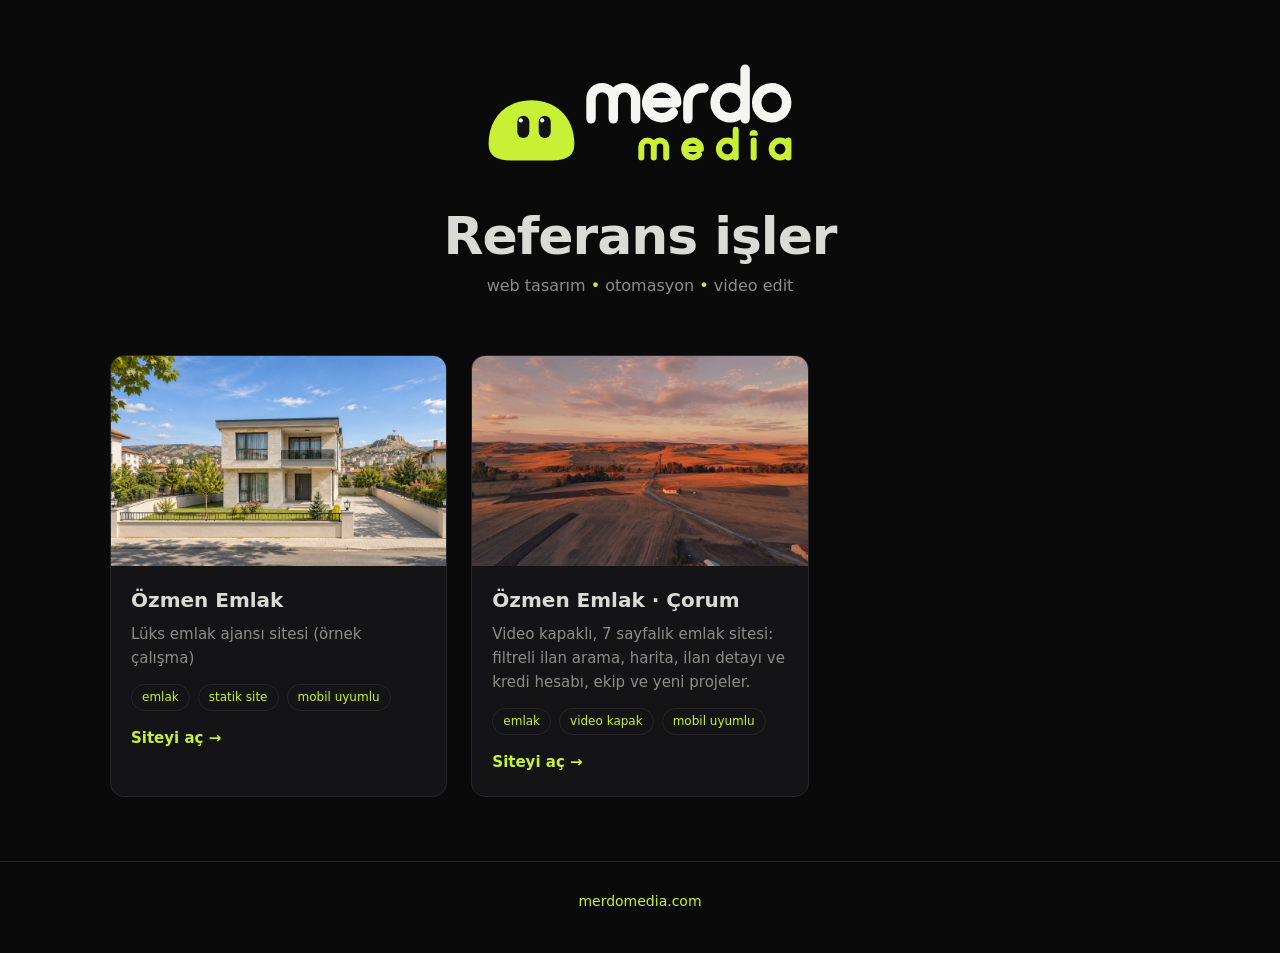
<file: index.html>
<!doctype html>
<html lang="tr">
<head>
<meta charset="utf-8">
<meta name="viewport" content="width=device-width, initial-scale=1">
<meta name="robots" content="noindex, nofollow">
<title>Referans işler | Merdo Media</title>
<meta name="description" content="Merdo Media referans işleri: web tasarım, otomasyon, video edit.">
<style>
:root{--zemin:#0a0a0b;--kart:#141416;--cizgi:#26272a;--yazi:#d9dbd4;--soluk:#8b8e87;--vurgu:#C8F135}
*{box-sizing:border-box}
body{margin:0;background:var(--zemin);color:var(--yazi);font:16px/1.6 system-ui,-apple-system,"Segoe UI",Roboto,sans-serif}
a{color:inherit;text-decoration:none}
.sar{max-width:1100px;margin:0 auto;padding:0 20px}
header.sar{padding-top:56px;padding-bottom:40px;text-align:center}
.logo{width:min(320px,70vw);height:auto}
h1{margin:32px 0 8px;font-size:clamp(32px,6vw,52px);line-height:1.1;letter-spacing:-.02em}
.alt{margin:0;color:var(--soluk)}
.alt b{color:var(--vurgu);font-weight:400}
.izgara{display:grid;grid-template-columns:repeat(auto-fill,minmax(300px,1fr));gap:24px;padding:16px 0 64px}
.kart{display:flex;flex-direction:column;background:var(--kart);border:1px solid var(--cizgi);border-radius:14px;overflow:hidden;transition:border-color .25s,transform .25s}
.kart:hover{border-color:var(--vurgu);transform:translateY(-4px)}
.kapak{aspect-ratio:16/10;overflow:hidden;background:#000}
.kapak img{display:block;width:100%;height:100%;object-fit:cover;transition:transform .5s}
.kart:hover .kapak img{transform:scale(1.05)}
.ic{padding:18px 20px 22px}
.ic h2{margin:0 0 6px;font-size:20px}
.ic p{margin:0 0 14px;color:var(--soluk);font-size:15px}
.etiket{display:flex;flex-wrap:wrap;gap:8px;margin:0 0 14px;padding:0;list-style:none}
.etiket li{font-size:12px;padding:3px 10px;border:1px solid var(--cizgi);border-radius:99px;color:var(--vurgu)}
.ac{color:var(--vurgu);font-weight:600;font-size:15px}
footer{border-top:1px solid var(--cizgi);padding:28px 0 40px;text-align:center;color:var(--soluk);font-size:14px}
footer a{color:var(--vurgu)}
footer a:hover{text-decoration:underline}
</style>
</head>
<body>
<header class="sar">
  <img class="logo" src="merdo-logo.svg" alt="Merdo Media">
  <h1>Referans işler</h1>
  <p class="alt">web tasarım <b>•</b> otomasyon <b>•</b> video edit</p>
</header>

<main class="sar">
  <div class="izgara">

    <a class="kart" href="./ozmen-emlak/">
      <div class="kapak"><img src="./ozmen-emlak/img/hero-1.jpg" alt="Özmen Emlak ana sayfa görseli" loading="lazy"></div>
      <div class="ic">
        <h2>Özmen Emlak</h2>
        <p>Lüks emlak ajansı sitesi (örnek çalışma)</p>
        <ul class="etiket"><li>emlak</li><li>statik site</li><li>mobil uyumlu</li></ul>
        <span class="ac">Siteyi aç &rarr;</span>
      </div>
    </a>

    <a class="kart" href="./ozmen-emlak-corum/">
      <div class="kapak"><img src="./ozmen-emlak-corum/assets/video/hero-poster.jpg" alt="Özmen Emlak Çorum ana sayfa görseli" loading="lazy"></div>
      <div class="ic">
        <h2>Özmen Emlak · Çorum</h2>
        <p>Video kapaklı, 7 sayfalık emlak sitesi: filtreli ilan arama, harita, ilan detayı ve kredi hesabı, ekip ve yeni projeler.</p>
        <ul class="etiket"><li>emlak</li><li>video kapak</li><li>mobil uyumlu</li></ul>
        <span class="ac">Siteyi aç &rarr;</span>
      </div>
    </a>

    <!-- YENİ KART ŞABLONU: kopyala, yukarıya yapıştır, alanları doldur.
    <a class="kart" href="./KLASOR-ADI/">
      <div class="kapak"><img src="./KLASOR-ADI/img/KAPAK.jpg" alt="AÇIKLAMA" loading="lazy"></div>
      <div class="ic">
        <h2>BAŞLIK</h2>
        <p>Kısa açıklama (örnek çalışma)</p>
        <ul class="etiket"><li>etiket1</li><li>etiket2</li></ul>
        <span class="ac">Siteyi aç &rarr;</span>
      </div>
    </a>
    -->

  </div>
</main>

<footer>
  <a href="https://merdomedia.com">merdomedia.com</a>
</footer>
</body>
</html>
</file>
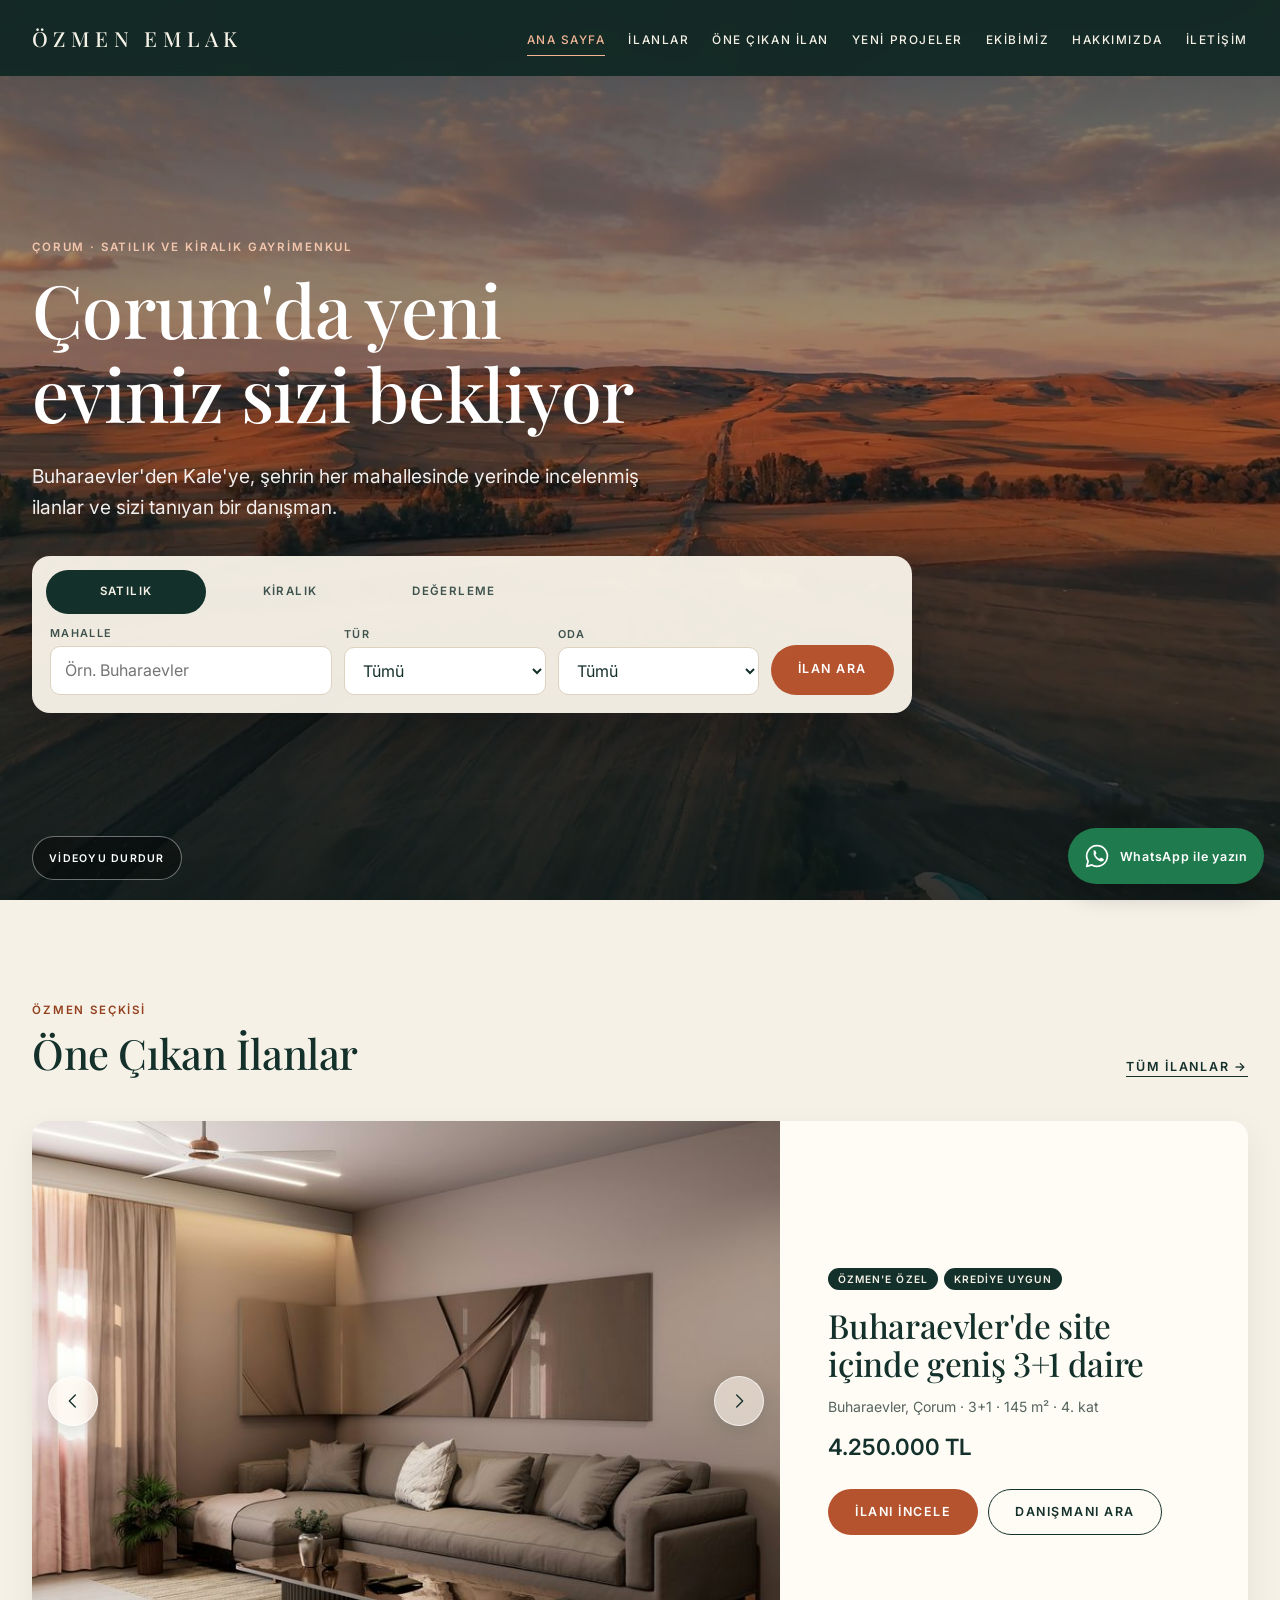
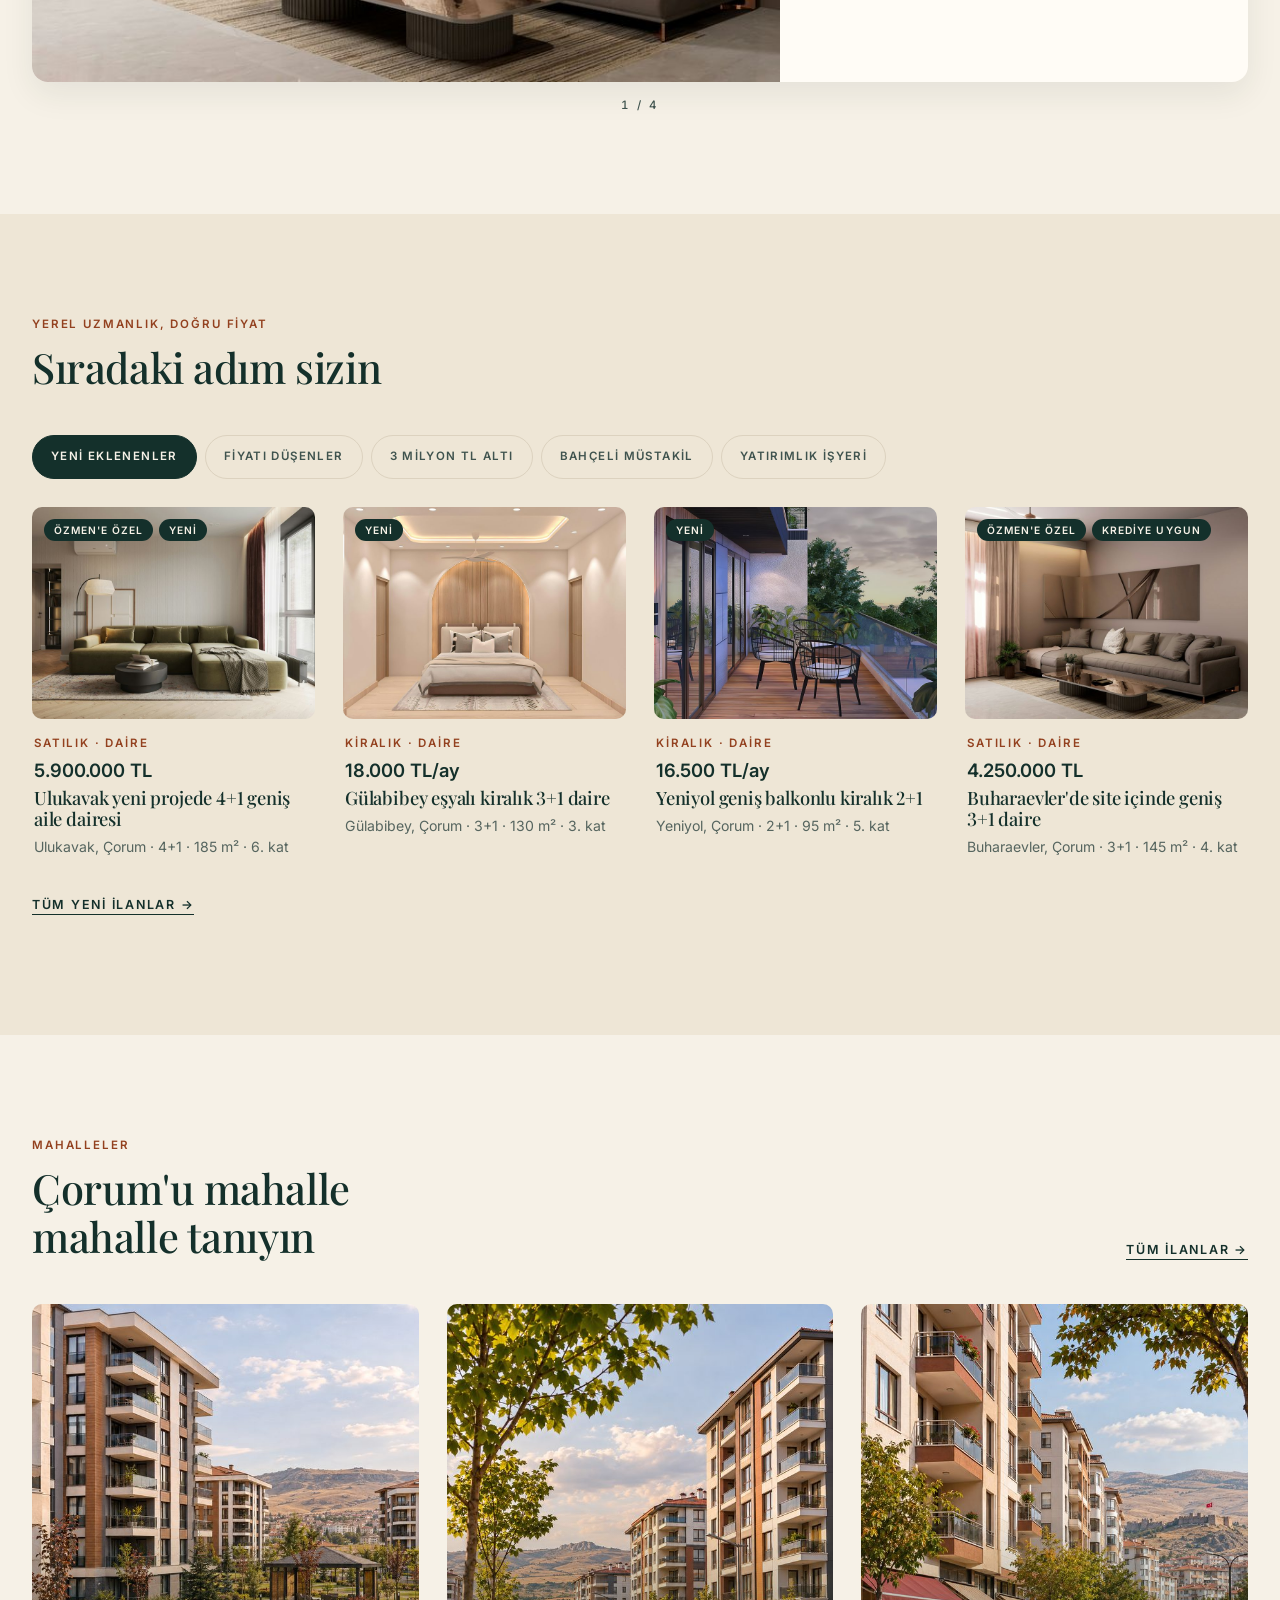
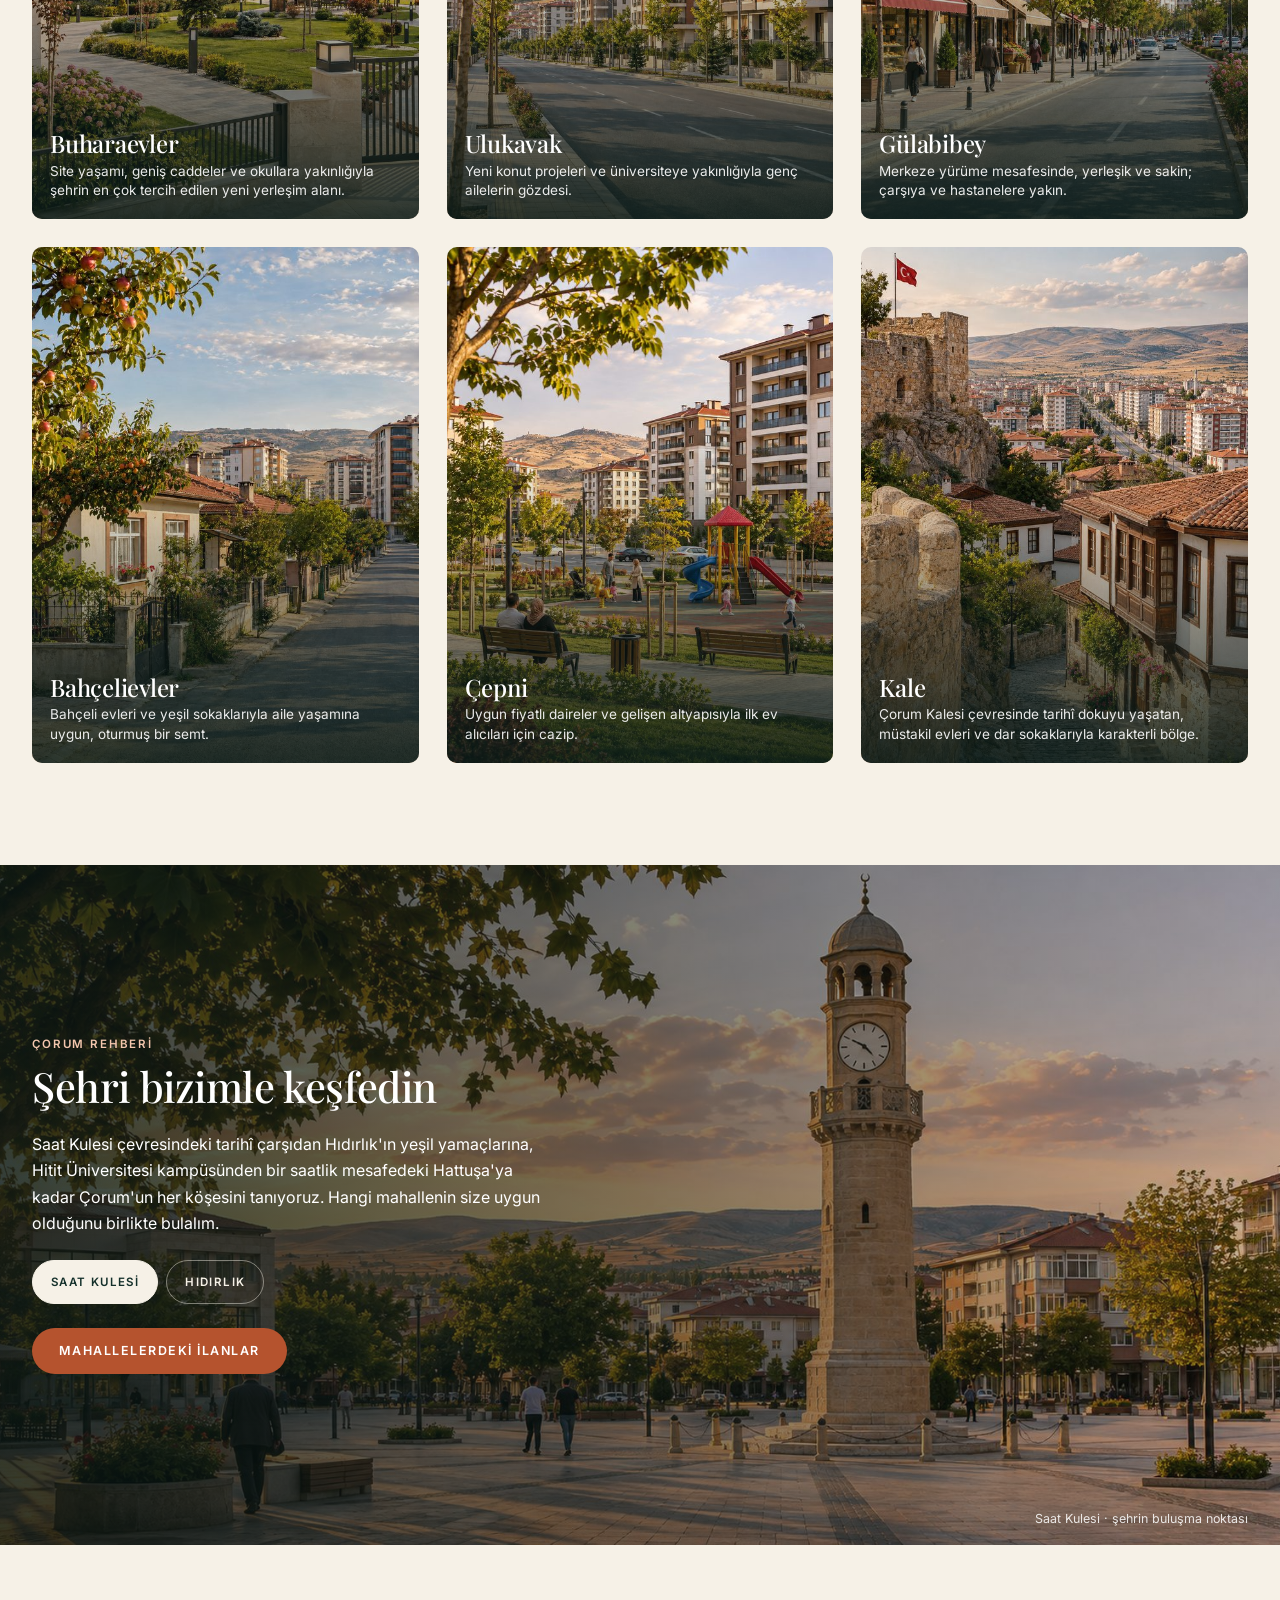
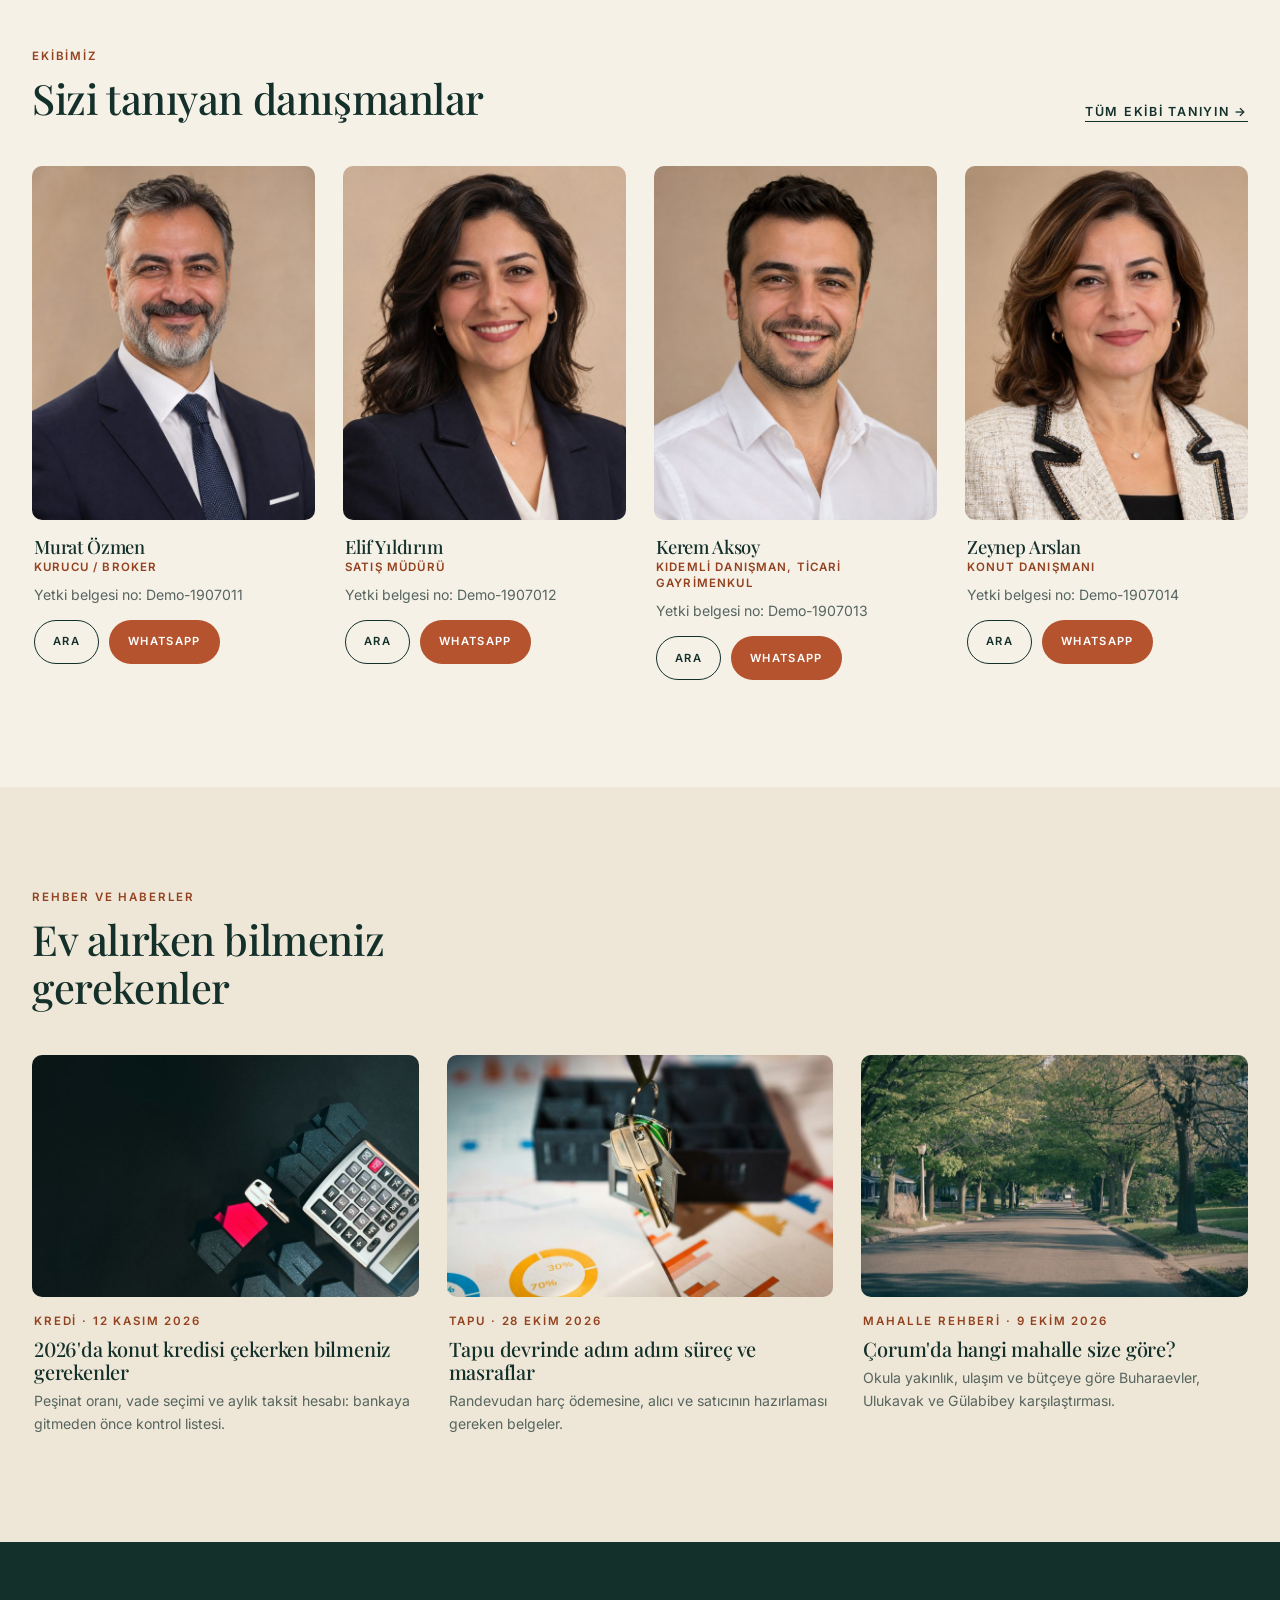
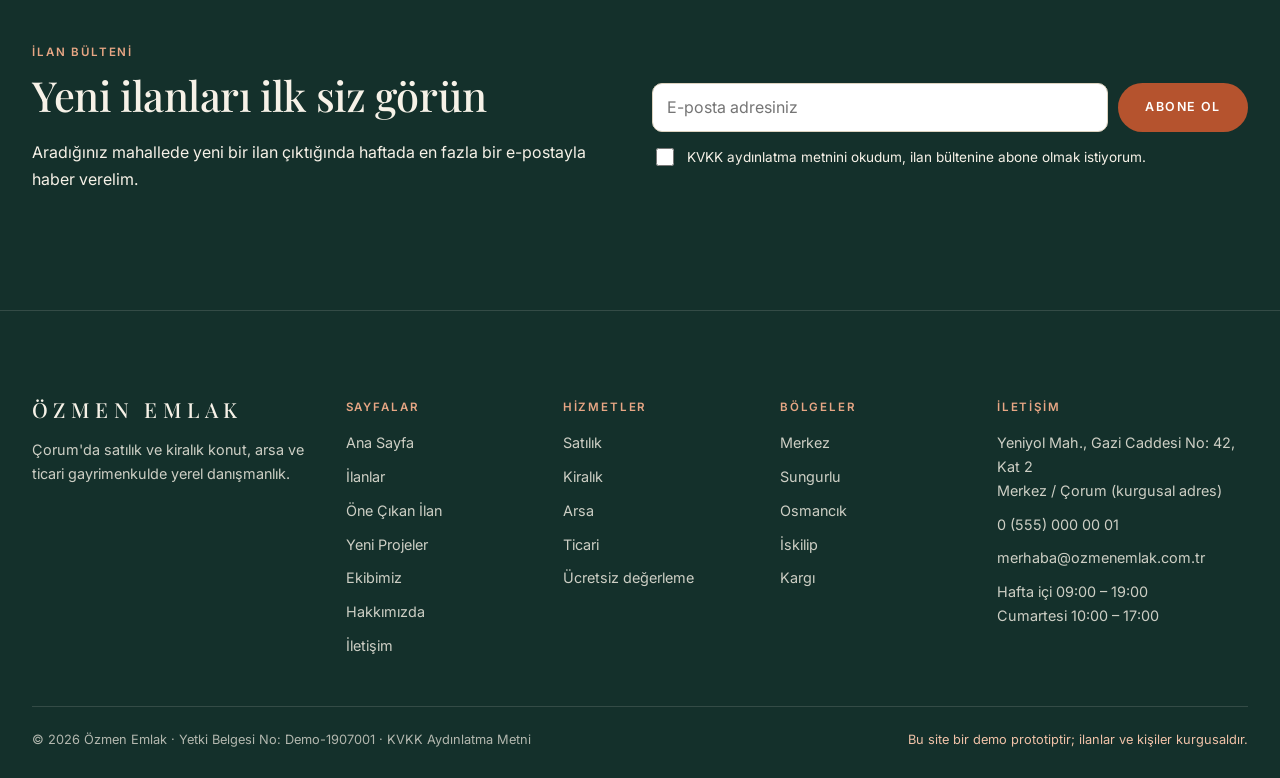
<file: ozmen-emlak-corum/index.html>
<!doctype html>
<html lang="tr">
<head>
<meta charset="utf-8">
<meta name="viewport" content="width=device-width, initial-scale=1">
<meta name="robots" content="noindex, nofollow">
<title>Özmen Emlak | Çorum'da satılık ve kiralık evler</title>
<meta name="description" content="Çorum'da satılık ve kiralık daire, müstakil ev, arsa ve dükkân ilanları. Demo prototip.">
<link rel="preconnect" href="https://fonts.googleapis.com">
<link rel="preconnect" href="https://fonts.gstatic.com" crossorigin>
<link href="https://fonts.googleapis.com/css2?family=Inter:wght@400;500;600&family=Playfair+Display:ital,wght@0,400;0,500;0,600;1,400&display=swap" rel="stylesheet">
<link rel="stylesheet" href="css/style.css?v=202611191407">
</head>
<body>
<a class="skip-link" href="#icerik">İçeriğe geç</a>
<header class="site-header">
  <div class="container header-inner">
    <a class="brand" href="index.html" aria-label="Özmen Emlak ana sayfa">
      <!-- logo buraya gelecek -->
      <span class="brand-word">ÖZMEN EMLAK</span>
    </a>
    <button type="button" class="nav-toggle" aria-expanded="false" aria-controls="ana-menu"><span class="nav-toggle-icon" aria-hidden="true"></span>Menü</button>
    <nav class="main-nav" id="ana-menu" aria-label="Ana menü">
      <ul>
        <li><a href="index.html">Ana Sayfa</a></li>
        <li><a href="ilanlar.html">İlanlar</a></li>
        <li><a href="ilan.html">Öne Çıkan İlan</a></li>
        <li><a href="yeni-projeler.html">Yeni Projeler</a></li>
        <li><a href="ekibimiz.html">Ekibimiz</a></li>
        <li><a href="hakkimizda.html">Hakkımızda</a></li>
        <li><a href="iletisim.html">İletişim</a></li>
      </ul>
    </nav>
  </div>
</header>

<main id="icerik">

  <!-- Kapak: tam ekran video (src'yi main.js ekran genişliğine göre seçer) -->
  <section class="hero" aria-labelledby="hero-baslik">
    <video class="hero-video" autoplay muted loop playsinline poster="assets/video/hero-poster.jpg" aria-hidden="true"></video>
    <div class="container hero-inner">
      <p class="eyebrow">Çorum · Satılık ve kiralık gayrimenkul</p>
      <h1 id="hero-baslik">Çorum'da yeni eviniz sizi bekliyor</h1>
      <p class="hero-sub">Buharaevler'den Kale'ye, şehrin her mahallesinde yerinde incelenmiş ilanlar ve sizi tanıyan bir danışman.</p>

      <div class="search-box">
        <div class="search-tabs" role="tablist" aria-label="Arama türü">
          <button type="button" role="tab" class="tab-btn" data-mode="satilik" aria-selected="true">Satılık</button>
          <button type="button" role="tab" class="tab-btn" data-mode="kiralik" aria-selected="false">Kiralık</button>
          <button type="button" role="tab" class="tab-btn" data-mode="degerleme" aria-selected="false">Değerleme</button>
        </div>
        <form class="search-form" id="ara-form" action="ilanlar.html" method="get">
          <input type="hidden" name="durum" value="satilik">
          <label class="field"><span>Mahalle</span><input name="mahalle" list="mahalle-listesi" placeholder="Örn. Buharaevler" autocomplete="off"></label>
          <datalist id="mahalle-listesi"></datalist>
          <label class="field"><span>Tür</span>
            <select name="tur"><option value="">Tümü</option><option>Daire</option><option>Müstakil</option><option>Villa</option><option>Arsa</option><option>Dükkân</option><option>Ofis</option><option>Depo</option></select>
          </label>
          <label class="field"><span>Oda</span>
            <select name="oda"><option value="">Tümü</option><option>1+1</option><option>2+1</option><option>3+1</option><option>4+1</option><option value="5+">5+1 ve üzeri</option></select>
          </label>
          <button type="submit" class="btn btn-primary">İlan Ara</button>
        </form>
        <form class="search-form" id="degerleme-form" data-demo-form data-success="Teşekkürler! Değerleme talebiniz alındı; danışmanımız 24 saat içinde sizi arayacak. (Demo: hiçbir bilgi gönderilmedi.)" hidden>
          <label class="field"><span>Mahalle</span><input name="mahalle" list="mahalle-listesi" placeholder="Evinizin mahallesi" required autocomplete="off"></label>
          <label class="field"><span>Tür</span>
            <select name="tur"><option>Daire</option><option>Müstakil</option><option>Villa</option><option>Arsa</option><option>Dükkân</option></select>
          </label>
          <label class="field"><span>Telefon</span><input name="telefon" type="tel" placeholder="05xx xxx xx xx" required autocomplete="tel"></label>
          <button type="submit" class="btn btn-primary">Değerleme İste</button>
        </form>
      </div>
    </div>
    <button type="button" class="video-toggle">Videoyu durdur</button>
  </section>

  <!-- Öne Çıkan İlanlar: tek büyük slayt, ok + 7 sn zamanlayıcı (üzerine gelince durur) -->
  <section class="section" aria-labelledby="one-cikan-baslik">
    <div class="container">
      <div class="section-head">
        <div><p class="eyebrow">Özmen seçkisi</p><h2 id="one-cikan-baslik">Öne Çıkan İlanlar</h2></div>
        <a class="link-arrow" href="ilanlar.html">Tüm ilanlar</a>
      </div>
      <div class="slider" data-slider data-interval="7000" aria-roledescription="slayt gösterisi" aria-label="Öne çıkan ilanlar">
        <div class="slider-stage">
          <div data-render="featured"></div>
          <div class="slider-nav">
            <button type="button" class="slider-btn" data-prev aria-label="Önceki ilan"><svg viewBox="0 0 24 24" width="22" height="22" aria-hidden="true" focusable="false"><path d="M14.5 5.5 8 12l6.5 6.5" fill="none" stroke="currentColor" stroke-width="1.5" stroke-linecap="round" stroke-linejoin="round"/></svg></button>
            <button type="button" class="slider-btn" data-next aria-label="Sonraki ilan"><svg viewBox="0 0 24 24" width="22" height="22" aria-hidden="true" focusable="false"><path d="M9.5 5.5 16 12l-6.5 6.5" fill="none" stroke="currentColor" stroke-width="1.5" stroke-linecap="round" stroke-linejoin="round"/></svg></button>
          </div>
        </div>
        <p class="slider-count" data-count aria-live="polite"></p>
      </div>
    </div>
  </section>

  <!-- Sekmeli ilan kartları -->
  <section class="section section-alt" aria-labelledby="sekme-baslik">
    <div class="container" data-tabs>
      <div class="section-head">
        <div><p class="eyebrow">Yerel uzmanlık, doğru fiyat</p><h2 id="sekme-baslik">Sıradaki adım sizin</h2></div>
      </div>
      <div class="tab-list" role="tablist" aria-label="İlan grupları">
        <button type="button" role="tab" class="tab-btn" aria-controls="t-yeni" aria-selected="true">Yeni Eklenenler</button>
        <button type="button" role="tab" class="tab-btn" aria-controls="t-dusen">Fiyatı Düşenler</button>
        <button type="button" role="tab" class="tab-btn" aria-controls="t-3m">3 Milyon TL Altı</button>
        <button type="button" role="tab" class="tab-btn" aria-controls="t-mustakil">Bahçeli Müstakil</button>
        <button type="button" role="tab" class="tab-btn" aria-controls="t-ticari">Yatırımlık İşyeri</button>
      </div>
      <div id="t-yeni" role="tabpanel" class="tab-panel">
        <div class="grid grid-4" data-render="listings" data-preset="yeni" data-limit="4"></div>
        <p class="tab-foot"><a class="link-arrow" href="ilanlar.html?sirala=yeni">Tüm yeni ilanlar</a></p>
      </div>
      <div id="t-dusen" role="tabpanel" class="tab-panel" hidden>
        <div class="grid grid-4" data-render="listings" data-preset="dusen" data-limit="4"></div>
        <p class="tab-foot"><a class="link-arrow" href="ilanlar.html?rozet=Fiyat%C4%B1%20D%C3%BC%C5%9Ft%C3%BC">Fiyatı düşen tüm ilanlar</a></p>
      </div>
      <div id="t-3m" role="tabpanel" class="tab-panel" hidden>
        <div class="grid grid-4" data-render="listings" data-preset="alti3m" data-limit="4"></div>
        <p class="tab-foot"><a class="link-arrow" href="ilanlar.html?durum=satilik&amp;max=3000000">3 milyon TL altındaki tüm ilanlar</a></p>
      </div>
      <div id="t-mustakil" role="tabpanel" class="tab-panel" hidden>
        <div class="grid grid-4" data-render="listings" data-preset="mustakil" data-limit="4"></div>
        <p class="tab-foot"><a class="link-arrow" href="ilanlar.html?tur=M%C3%BCstakil,Villa">Tüm müstakil ve villalar</a></p>
      </div>
      <div id="t-ticari" role="tabpanel" class="tab-panel" hidden>
        <div class="grid grid-4" data-render="listings" data-preset="ticari" data-limit="4"></div>
        <p class="tab-foot"><a class="link-arrow" href="ilanlar.html?durum=satilik&amp;tur=D%C3%BCkk%C3%A2n,Ofis,Depo">Tüm satılık işyerleri</a></p>
      </div>
    </div>
  </section>

  <!-- Mahalle kutuları -->
  <section class="section" aria-labelledby="mahalle-baslik">
    <div class="container">
      <div class="section-head">
        <div><p class="eyebrow">Mahalleler</p><h2 id="mahalle-baslik">Çorum'u mahalle mahalle tanıyın</h2></div>
        <a class="link-arrow" href="ilanlar.html">Tüm ilanlar</a>
      </div>
      <div class="grid area-grid" data-render="areas"></div>
    </div>
  </section>

  <!-- Çorum Rehberi bandı: sabit görsel, tıklamalı sekme (parallax yok) -->
  <section class="band" data-tabs aria-labelledby="rehber-baslik">
    <figure id="rehber-1" role="tabpanel" class="band-media">
      <img src="assets/img/ai/rehber-saat-kulesi.jpg" alt="Çorum Saat Kulesi ve çevresindeki meydan" loading="lazy">
      <figcaption>Saat Kulesi · şehrin buluşma noktası</figcaption>
    </figure>
    <figure id="rehber-2" role="tabpanel" class="band-media" hidden>
      <img src="assets/img/ai/rehber-hidirlik.jpg" alt="Hıdırlık'tan Çorum şehir manzarası" loading="lazy">
      <figcaption>Hıdırlık · yeşil alanlar ve şehir manzarası</figcaption>
    </figure>
    <div class="container band-inner">
      <div class="band-card">
        <p class="eyebrow">Çorum Rehberi</p>
        <h2 id="rehber-baslik">Şehri bizimle keşfedin</h2>
        <p>Saat Kulesi çevresindeki tarihî çarşıdan Hıdırlık'ın yeşil yamaçlarına, Hitit Üniversitesi kampüsünden bir saatlik mesafedeki Hattuşa'ya kadar Çorum'un her köşesini tanıyoruz. Hangi mahallenin size uygun olduğunu birlikte bulalım.</p>
        <div class="tab-list tab-list-light" role="tablist" aria-label="Rehber görselleri">
          <button type="button" role="tab" class="tab-btn" aria-controls="rehber-1" aria-selected="true">Saat Kulesi</button>
          <button type="button" role="tab" class="tab-btn" aria-controls="rehber-2">Hıdırlık</button>
        </div>
        <a class="btn btn-primary" href="ilanlar.html">Mahallelerdeki ilanlar</a>
      </div>
    </div>
  </section>

  <!-- Ekip önizlemesi -->
  <section class="section" aria-labelledby="ekip-baslik">
    <div class="container">
      <div class="section-head">
        <div><p class="eyebrow">Ekibimiz</p><h2 id="ekip-baslik">Sizi tanıyan danışmanlar</h2></div>
        <a class="link-arrow" href="ekibimiz.html">Tüm ekibi tanıyın</a>
      </div>
      <div class="grid grid-4" data-render="agents" data-limit="4"></div>
    </div>
  </section>

  <!-- Blog -->
  <section class="section section-alt" aria-labelledby="blog-baslik">
    <div class="container">
      <div class="section-head">
        <div><p class="eyebrow">Rehber ve haberler</p><h2 id="blog-baslik">Ev alırken bilmeniz gerekenler</h2></div>
      </div>
      <div class="grid grid-3" data-render="blog"></div>
    </div>
  </section>

  <!-- Bülten -->
  <section class="section section-dark" aria-labelledby="bulten-baslik">
    <div class="container newsletter">
      <div>
        <p class="eyebrow">İlan bülteni</p>
        <h2 id="bulten-baslik">Yeni ilanları ilk siz görün</h2>
        <p>Aradığınız mahallede yeni bir ilan çıktığında haftada en fazla bir e-postayla haber verelim.</p>
      </div>
      <div>
        <form data-demo-form data-success="Teşekkürler! Bültene kaydınız alındı. (Demo: hiçbir bilgi gönderilmedi.)">
          <div class="newsletter-row">
            <label class="field"><span class="visually-hidden">E-posta adresiniz</span><input type="email" name="eposta" placeholder="E-posta adresiniz" required autocomplete="email"></label>
            <button type="submit" class="btn btn-primary">Abone Ol</button>
          </div>
          <label class="check" style="color:inherit"><input type="checkbox" required> KVKK aydınlatma metnini okudum, ilan bültenine abone olmak istiyorum.</label>
        </form>
      </div>
    </div>
  </section>

</main>

<footer class="site-footer">
  <div class="container">
    <div class="footer-grid">
      <div class="footer-brand">
        <a class="brand" href="index.html" aria-label="Özmen Emlak ana sayfa">
          <!-- logo buraya gelecek -->
          <span class="brand-word">ÖZMEN EMLAK</span>
        </a>
        <p>Çorum'da satılık ve kiralık konut, arsa ve ticari gayrimenkulde yerel danışmanlık.</p>
      </div>
      <div>
        <h3>Sayfalar</h3>
        <ul>
          <li><a href="index.html">Ana Sayfa</a></li>
          <li><a href="ilanlar.html">İlanlar</a></li>
          <li><a href="ilan.html">Öne Çıkan İlan</a></li>
          <li><a href="yeni-projeler.html">Yeni Projeler</a></li>
          <li><a href="ekibimiz.html">Ekibimiz</a></li>
          <li><a href="hakkimizda.html">Hakkımızda</a></li>
          <li><a href="iletisim.html">İletişim</a></li>
        </ul>
      </div>
      <div>
        <h3>Hizmetler</h3>
        <ul>
          <li><a href="ilanlar.html?durum=satilik">Satılık</a></li>
          <li><a href="ilanlar.html?durum=kiralik">Kiralık</a></li>
          <li><a href="ilanlar.html?tur=Arsa">Arsa</a></li>
          <li><a href="ilanlar.html?tur=D%C3%BCkk%C3%A2n,Ofis,Depo">Ticari</a></li>
          <li><a href="iletisim.html">Ücretsiz değerleme</a></li>
        </ul>
      </div>
      <div>
        <h3>Bölgeler</h3>
        <ul>
          <li>Merkez</li>
          <li>Sungurlu</li>
          <li>Osmancık</li>
          <li>İskilip</li>
          <li>Kargı</li>
        </ul>
      </div>
      <div>
        <h3>İletişim</h3>
        <ul>
          <li>Yeniyol Mah., Gazi Caddesi No: 42, Kat 2<br>Merkez / Çorum (kurgusal adres)</li>
          <li><a href="tel:+905550000001">0 (555) 000 00 01</a></li>
          <li><a href="mailto:merhaba@ozmenemlak.com.tr">merhaba@ozmenemlak.com.tr</a></li>
          <li>Hafta içi 09:00 – 19:00<br>Cumartesi 10:00 – 17:00</li>
        </ul>
      </div>
    </div>
    <div class="footer-bottom">
      <p>© 2026 Özmen Emlak · Yetki Belgesi No: Demo-1907001 · <a href="iletisim.html#kvkk">KVKK Aydınlatma Metni</a></p>
      <p class="demo-note">Bu site bir demo prototiptir; ilanlar ve kişiler kurgusaldır.</p>
    </div>
  </div>
</footer>
<a class="wa-float" href="https://wa.me/905550000001?text=Merhaba%2C%20%C3%96zmen%20Emlak%27tan%20bilgi%20almak%20istiyorum." target="_blank" rel="noopener">
  <svg viewBox="0 0 24 24" aria-hidden="true"><path d="M12 2.5a9.5 9.5 0 0 0-8.2 14.3L2.5 21.5l4.8-1.3A9.5 9.5 0 1 0 12 2.5z" fill="none" stroke="currentColor" stroke-width="1.6" stroke-linejoin="round"/><path d="M8.6 7.4c.3-.5.6-.5.9-.5h.6c.2 0 .4.1.5.4l.8 1.9c.1.2 0 .5-.1.7l-.6.7c-.1.2-.1.4 0 .6.8 1.4 1.8 2.4 3.2 3.2.2.1.4.1.6 0l.7-.6c.2-.2.5-.2.7-.1l1.9.8c.3.1.4.3.4.5v.6c0 .4 0 .7-.6 1-.7.4-1.9.6-3.3-.1-2.2-1-4-2.8-5-5-.7-1.4-.5-2.6-.1-3.3z" fill="currentColor"/></svg>
  <span>WhatsApp ile yazın</span>
</a>
<script src="js/data.js?v=202611191407"></script>
<script src="js/main.js?v=202611191407"></script>
</body>
</html>
</file>
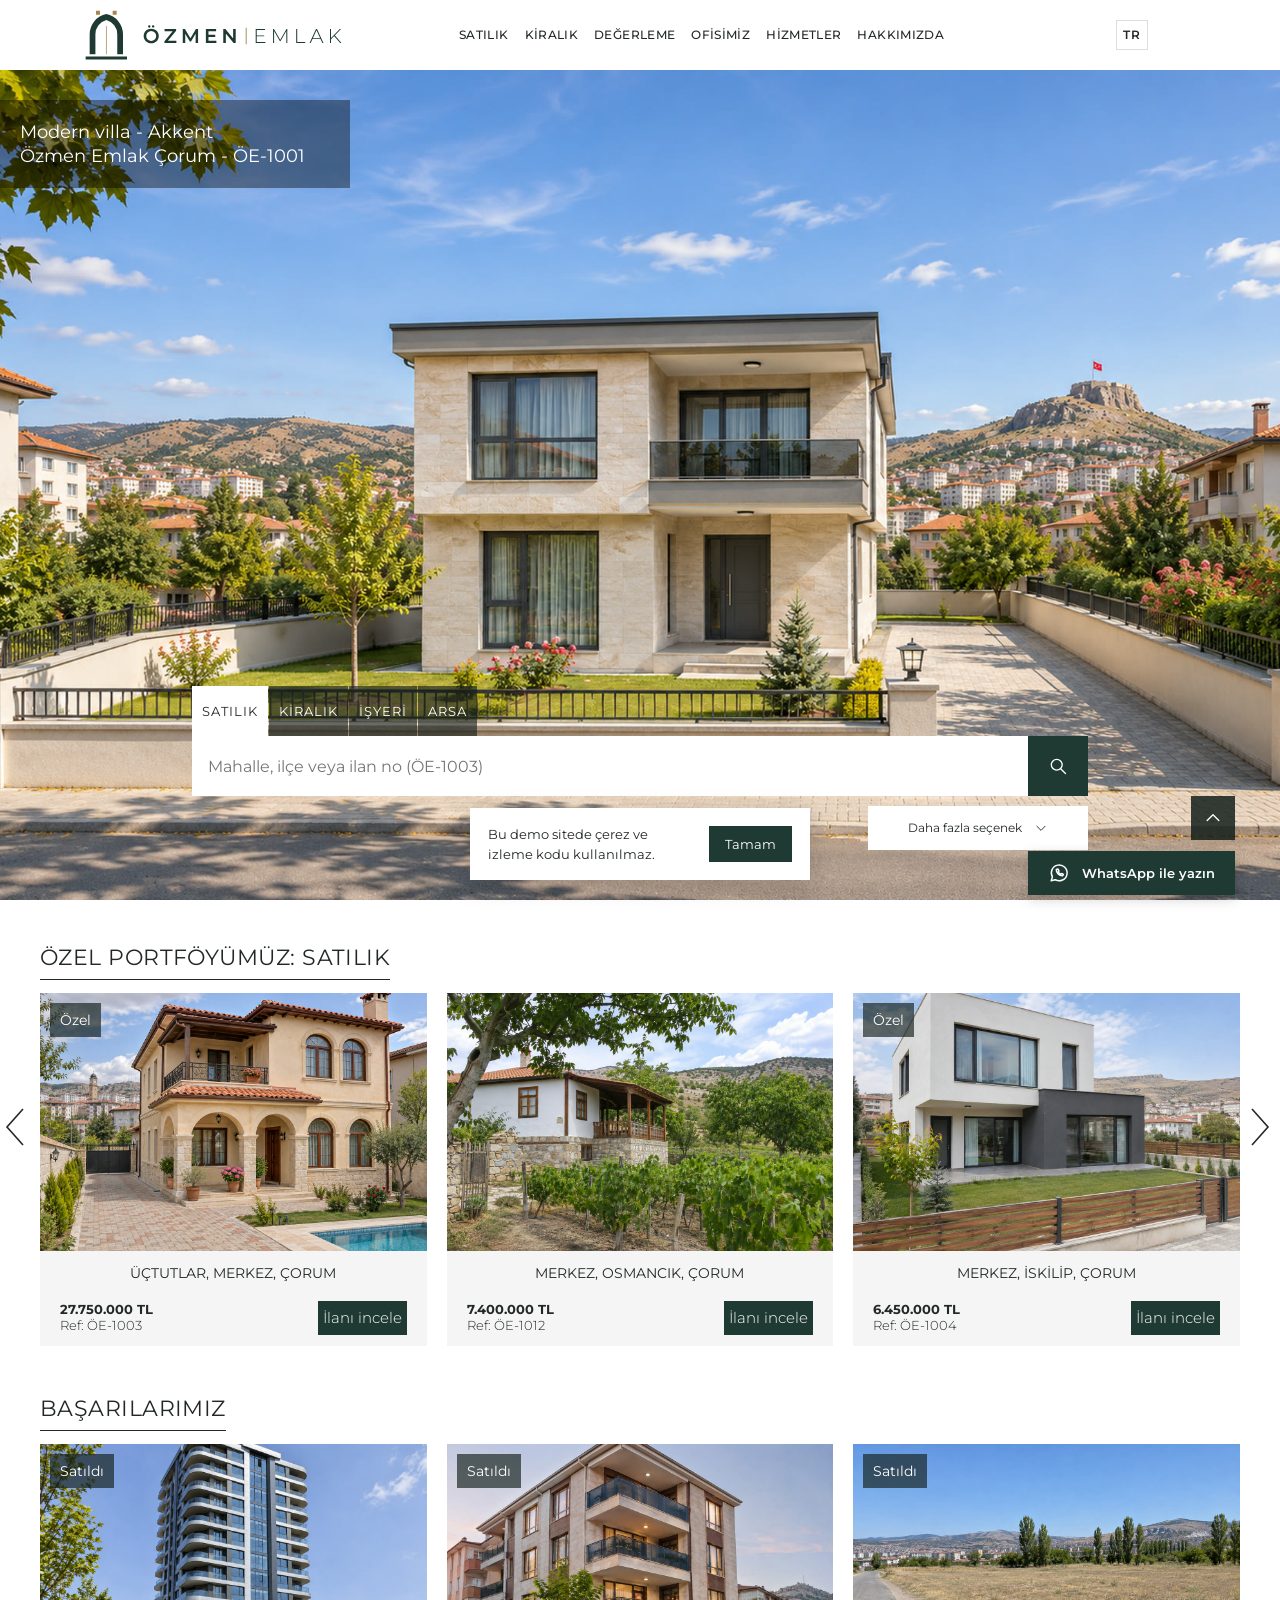
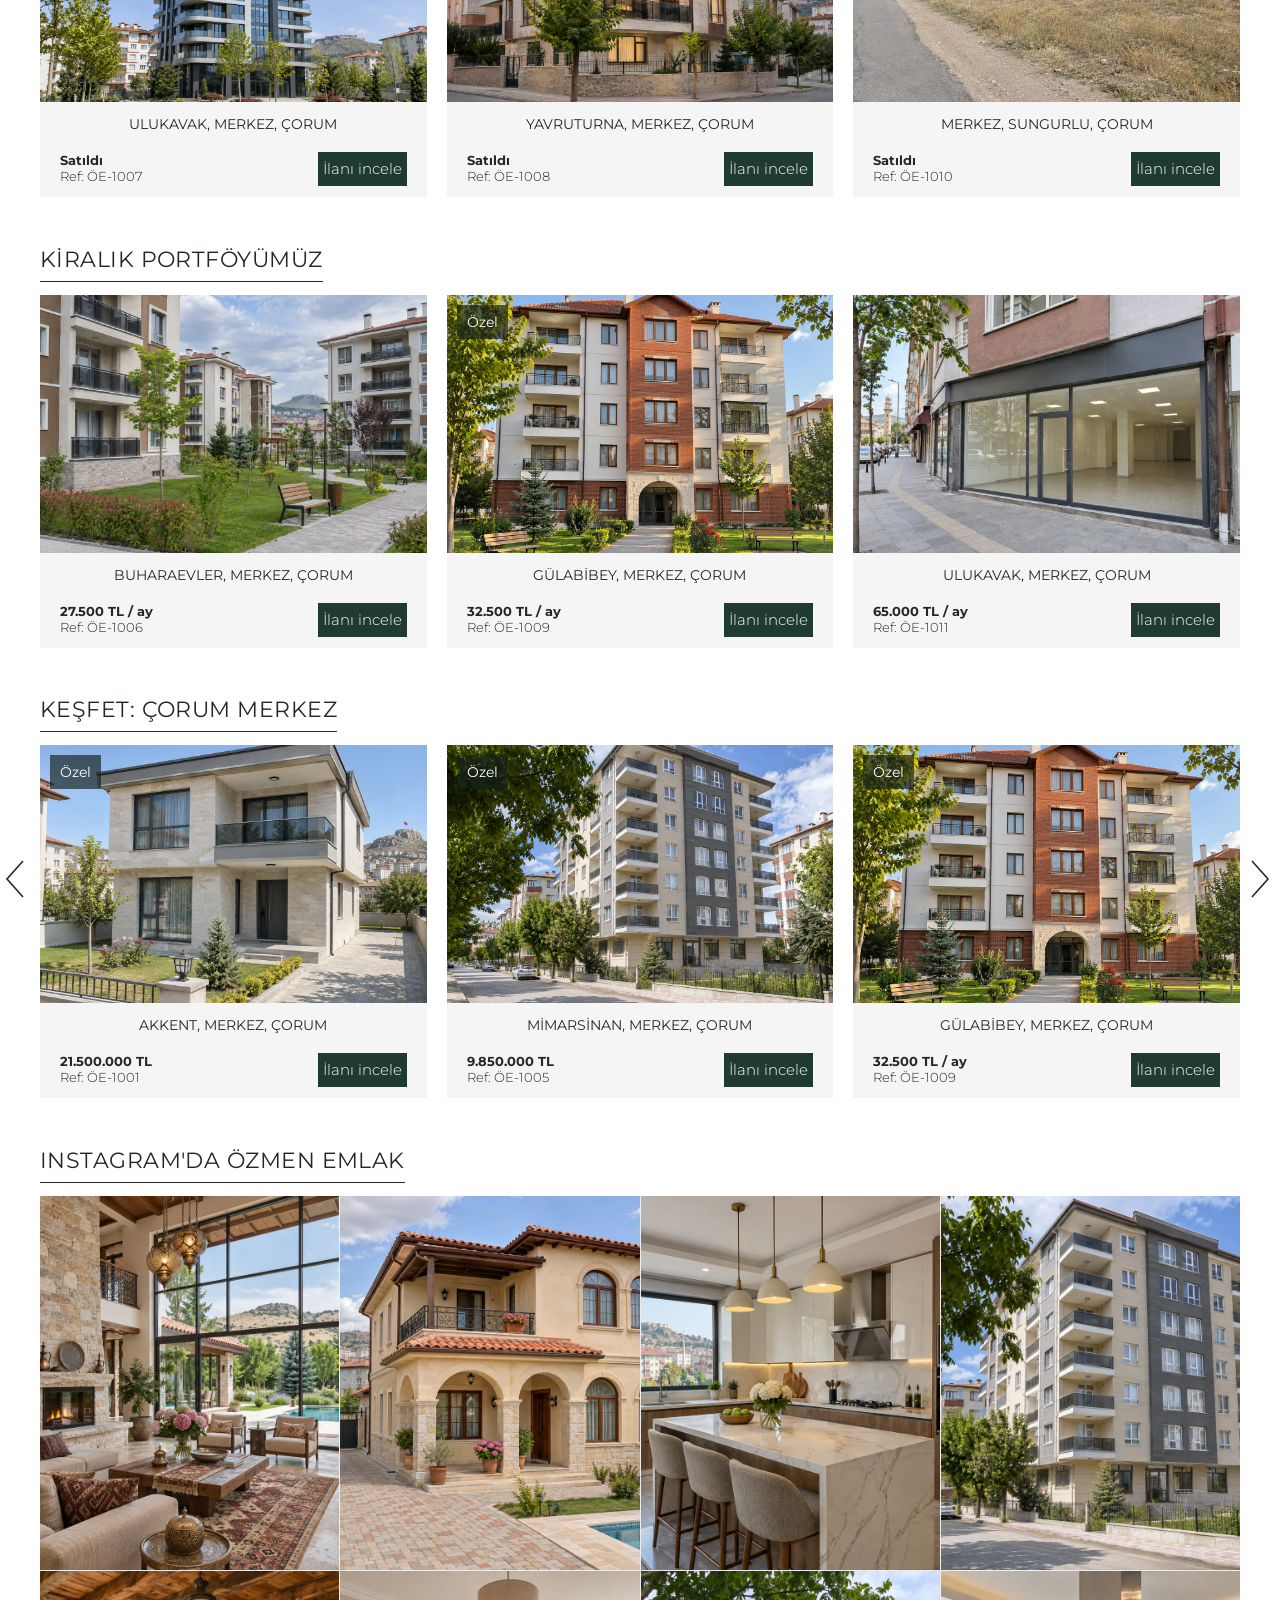
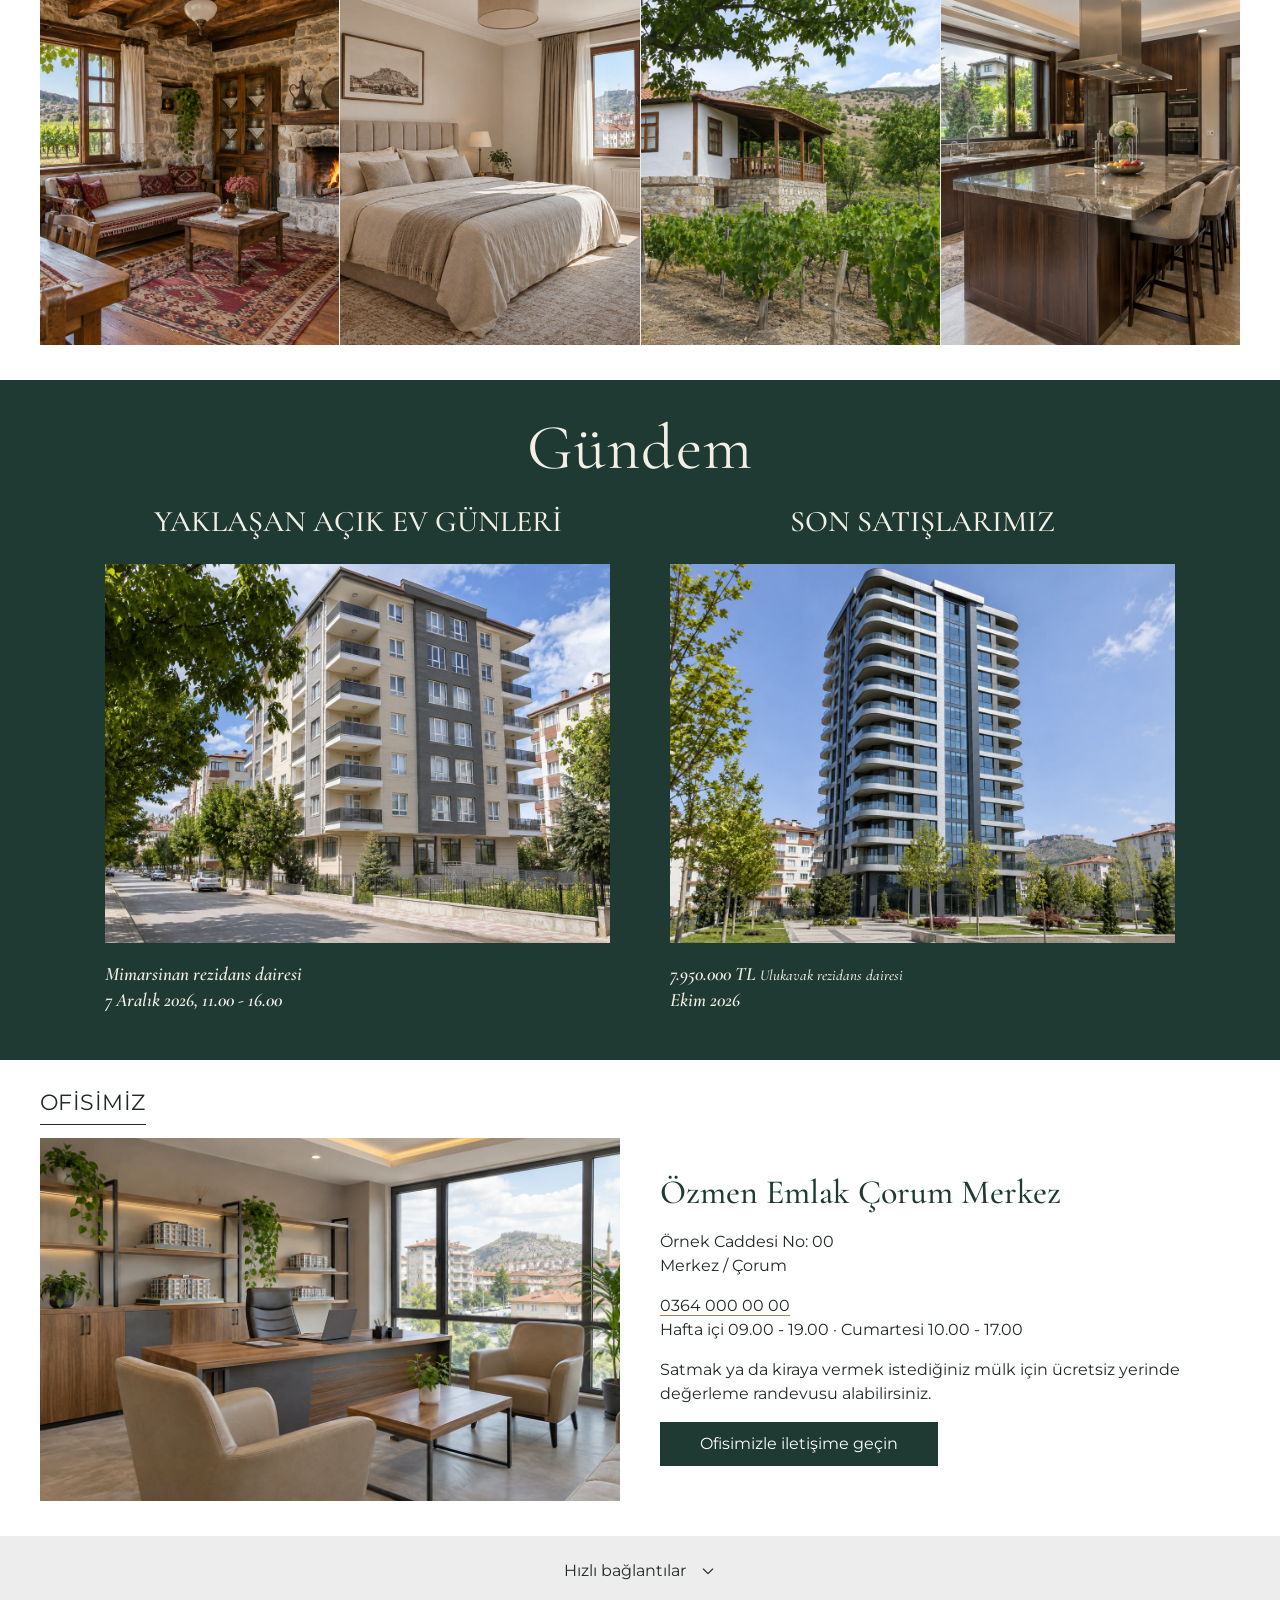
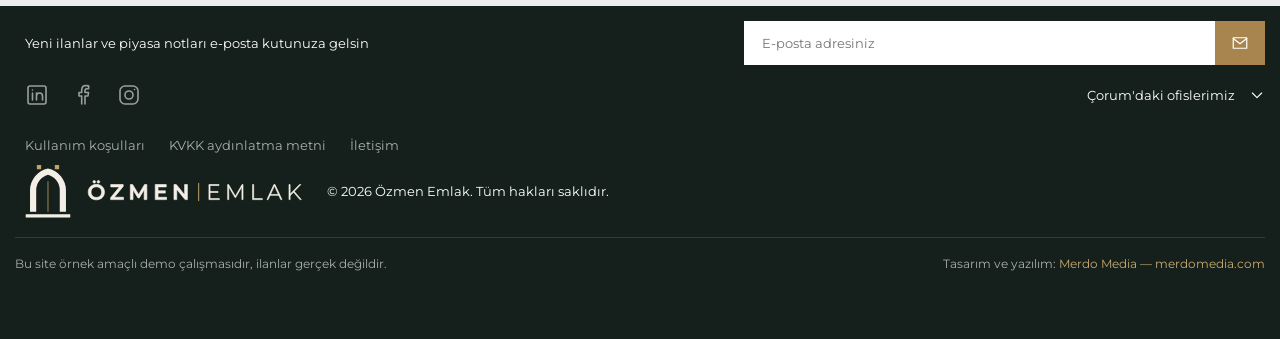
<file: ozmen-emlak/index.html>
<!doctype html>
<html lang="tr">
<head>
<meta charset="utf-8">
<meta name="robots" content="noindex, nofollow">
<title>Özmen Emlak | Çorum'da satılık ve kiralık gayrimenkul</title>
<meta name="description" content="Özmen Emlak: Çorum merkez ve ilçelerinde satılık, kiralık villa, daire, arsa ve işyeri. Demo çalışmasıdır.">
<meta name="viewport" content="width=device-width, initial-scale=1">
<link rel="icon" href="img/favicon.svg?v=202611191407" type="image/svg+xml">
<link rel="preconnect" href="https://fonts.googleapis.com">
<link rel="preconnect" href="https://fonts.gstatic.com" crossorigin>
<link rel="stylesheet" href="https://fonts.googleapis.com/css2?family=Cormorant+Garamond:ital,wght@0,400;0,500;0,600;1,500;1,600&family=Montserrat:wght@300;400;500;600;700&display=swap">
<link rel="stylesheet" href="css/style.css?v=202611191407">
<script>document.addEventListener('error',function(e){var t=e.target;if(t&&t.tagName==='IMG'){t.classList.add('yok')}},true);</script>
</head>
<body data-sayfa="ana">
<header id="ust" class="ust"></header>

<main id="icerik">
  <section class="hero" aria-label="Öne çıkan mülkler">
    <h1 class="gizli">Özmen Emlak: Çorum'da satılık ve kiralık gayrimenkul</h1>
    <div class="hero-slaytlar"></div>
    <div class="hero-arama"></div>
    <a class="hero-yazi" href="ilanlar.html"></a>
  </section>

  <section class="blok">
    <h2 class="blok-baslik"><a href="ilanlar.html?islem=satilik">Özel portföyümüz: satılık</a></h2>
    <div class="kaydirici" data-kaydirici="satilik"></div>
  </section>

  <section class="blok">
    <h2 class="blok-baslik"><a href="ilanlar.html?durum=satildi">Başarılarımız</a></h2>
    <div class="kaydirici" data-kaydirici="satildi"></div>
  </section>

  <section class="blok">
    <h2 class="blok-baslik"><a href="ilanlar.html?islem=kiralik">Kiralık portföyümüz</a></h2>
    <div class="kaydirici" data-kaydirici="kiralik"></div>
  </section>

  <section class="blok">
    <h2 class="blok-baslik"><a href="ilanlar.html?yer=Merkez">Keşfet: Çorum Merkez</a></h2>
    <div class="kaydirici" data-kaydirici="merkez"></div>
  </section>

  <section class="blok">
    <h2 class="blok-baslik"><span>Instagram'da Özmen Emlak</span></h2>
    <div class="insta-izgara"></div>
  </section>

  <aside class="gundem" aria-labelledby="gundem-b">
    <h2 id="gundem-b" class="gundem-baslik">Gündem</h2>
    <div class="gundem-ic">
      <article>
        <h3>Yaklaşan açık ev günleri</h3>
        <a href="ilan.html?id=5" class="gundem-gorsel"><img src="img/ilan-05.jpg" alt="Mimarsinan'daki rezidans projesi" loading="lazy" width="600" height="450"></a>
        <p><em>Mimarsinan rezidans dairesi</em><br><em>7 Aralık 2026, 11.00 - 16.00</em></p>
      </article>
      <article>
        <h3>Son satışlarımız</h3>
        <a href="ilan.html?id=7" class="gundem-gorsel"><img src="img/ilan-07.jpg" alt="Ulukavak'ta satılan rezidans dairesi" loading="lazy" width="600" height="450"></a>
        <p><em>7.950.000 TL</em> <small>Ulukavak rezidans dairesi</small><br><em>Ekim 2026</em></p>
      </article>
    </div>
  </aside>

  <section class="blok ofis-blok">
    <h2 class="blok-baslik"><a href="iletisim.html">Ofisimiz</a></h2>
    <div class="ofis-ic">
      <span class="ofis-gorsel"><img src="img/ofis.jpg" alt="Özmen Emlak Çorum ofisi" loading="lazy" width="1200" height="900"></span>
      <div class="ofis-yazi">
        <h3>Özmen Emlak Çorum Merkez</h3>
        <p>Örnek Caddesi No: 00<br>Merkez / Çorum</p>
        <p><a href="tel:+903640000000">0364 000 00 00</a><br>Hafta içi 09.00 - 19.00 · Cumartesi 10.00 - 17.00</p>
        <p>Satmak ya da kiraya vermek istediğiniz mülk için ücretsiz yerinde değerleme randevusu alabilirsiniz.</p>
        <a class="btn" href="iletisim.html">Ofisimizle iletişime geçin</a>
      </div>
    </div>
  </section>
</main>

<div id="alt"></div>
<script src="js/ilanlar.js?v=202611191407"></script>
<script src="js/main.js?v=202611191407"></script>
</body>
</html>
</file>
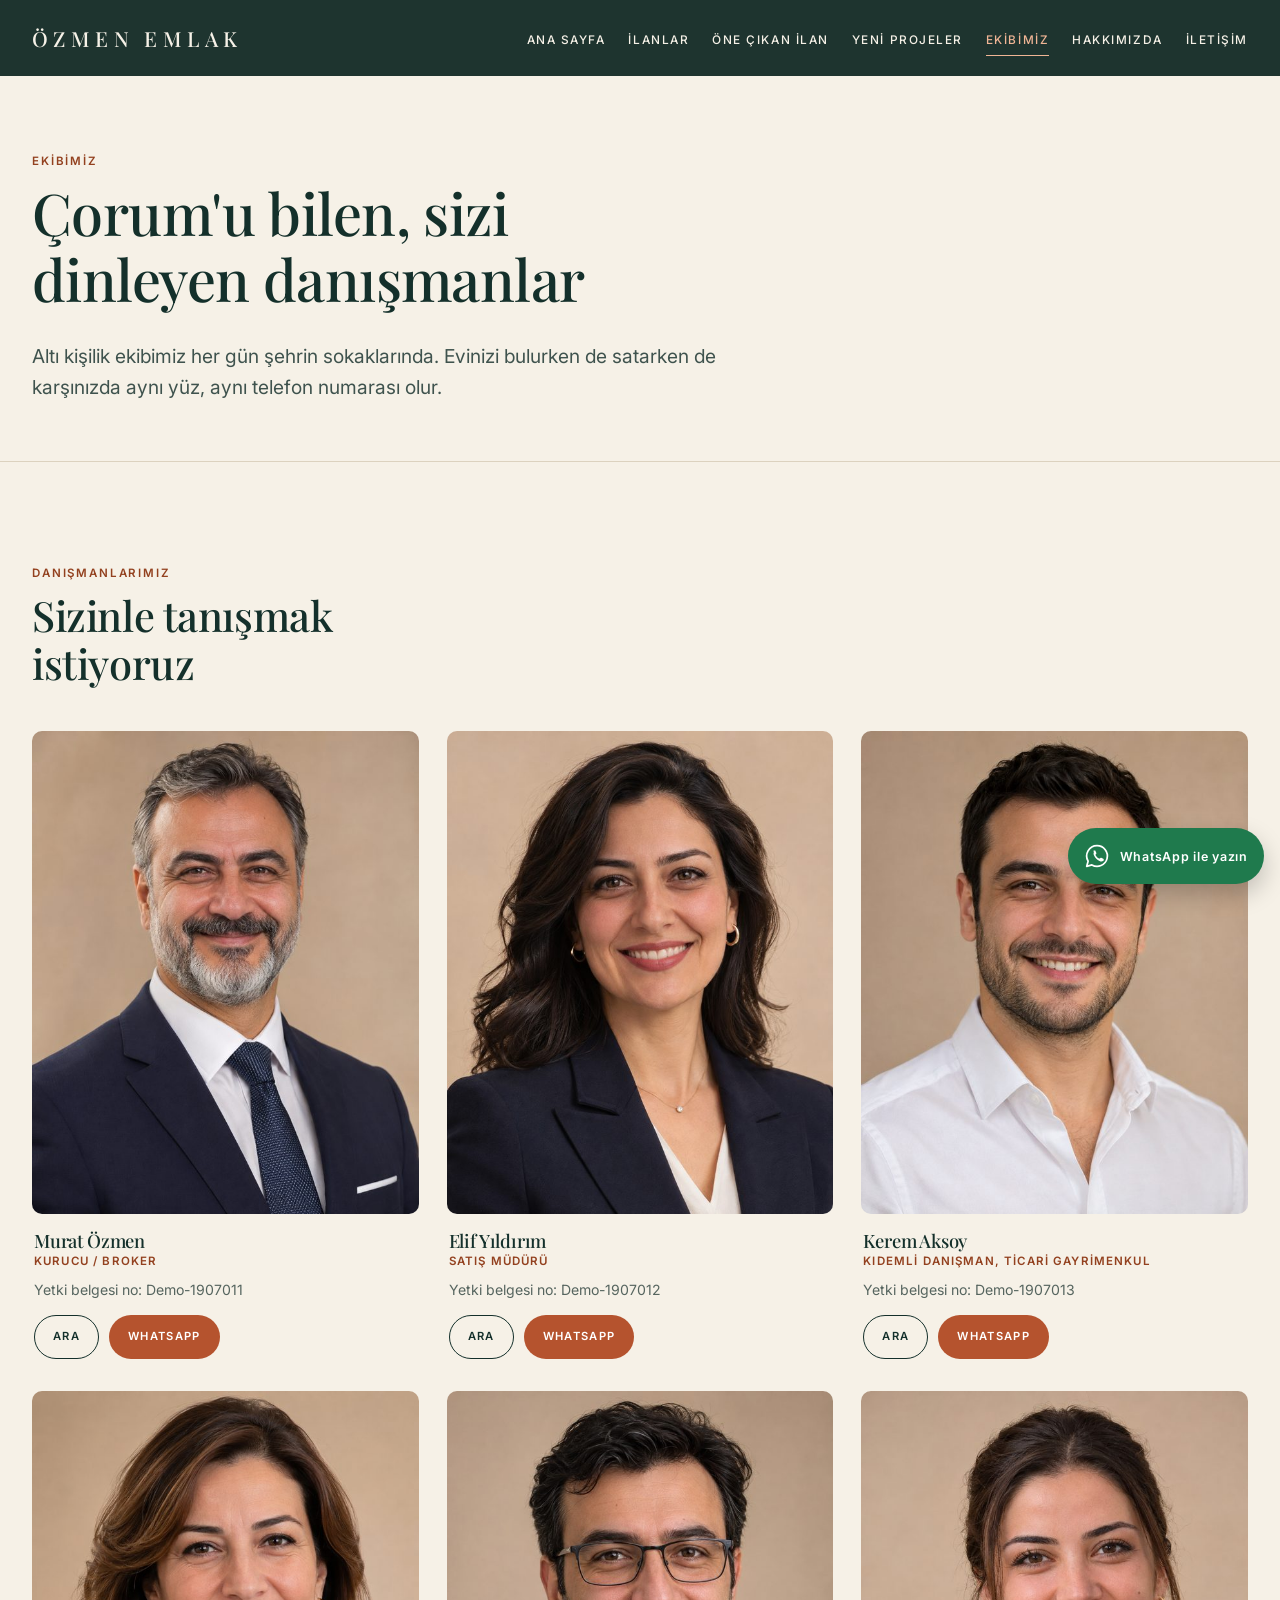
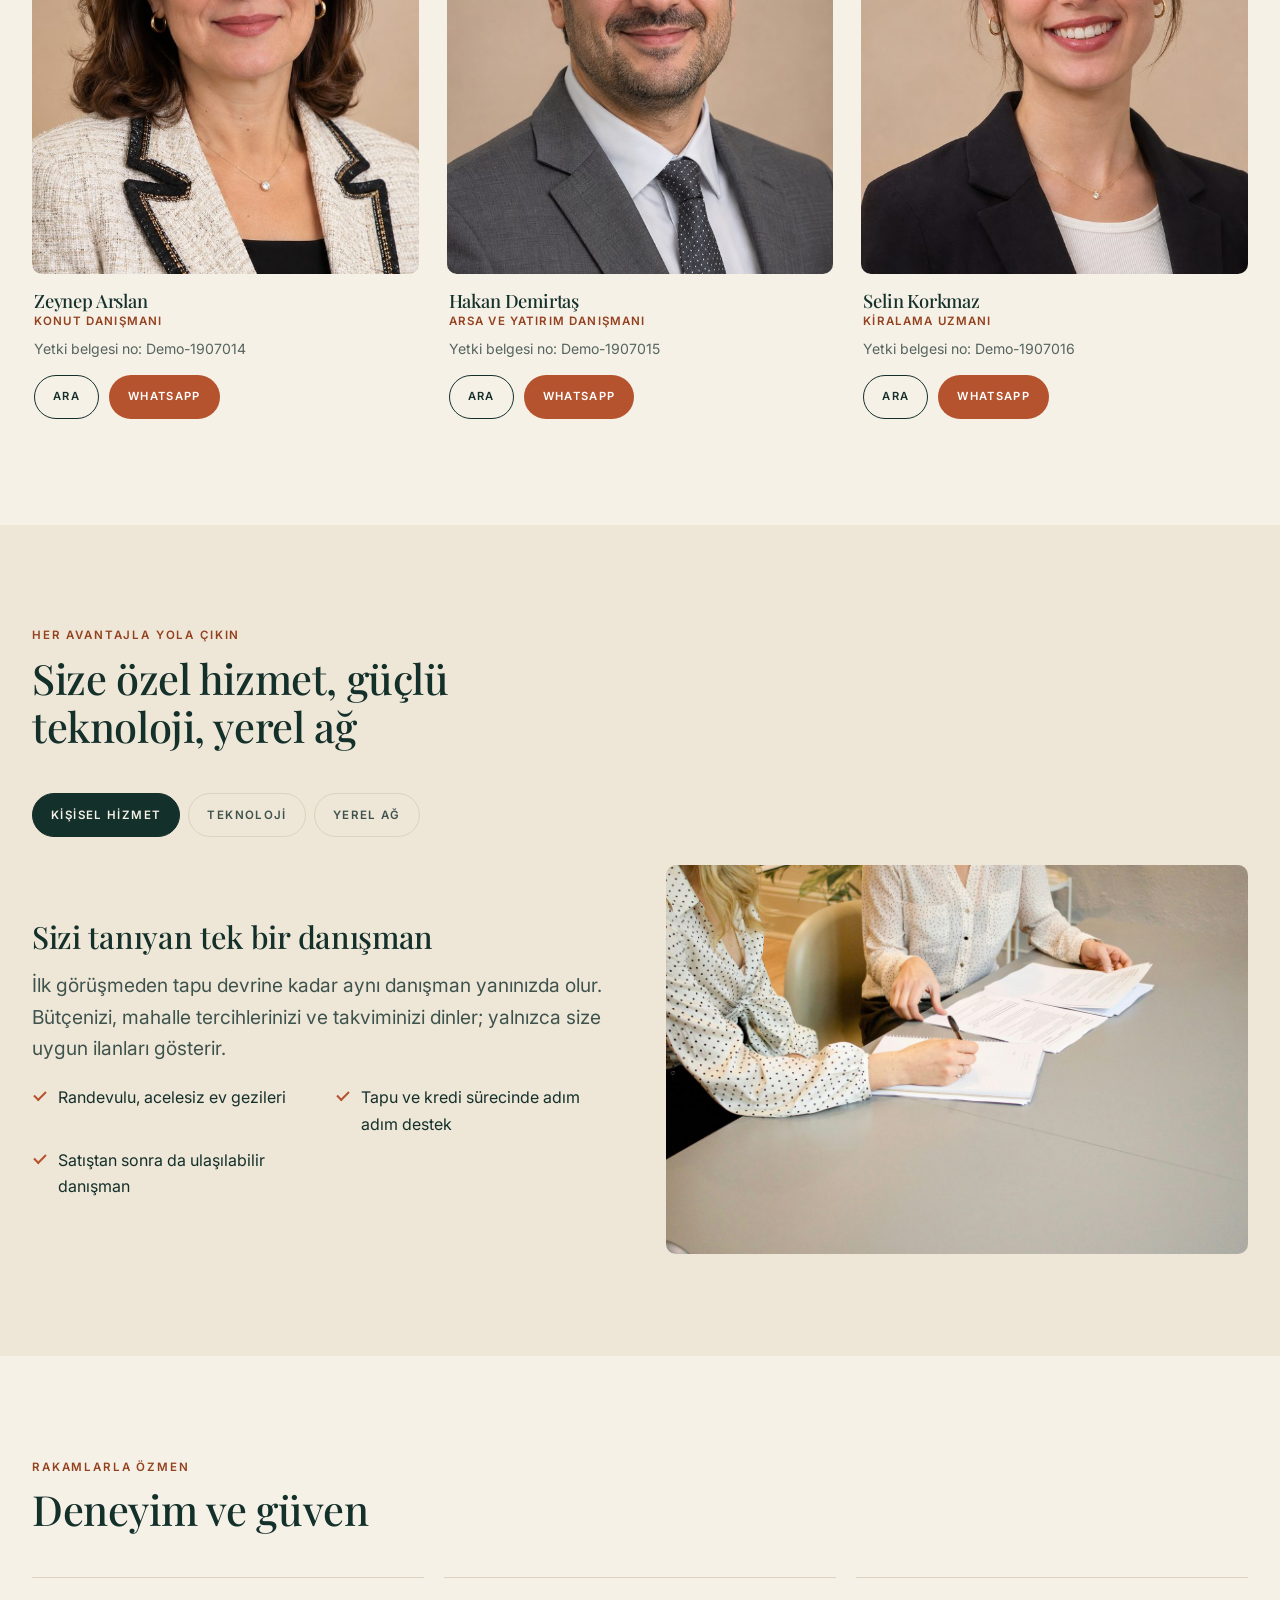
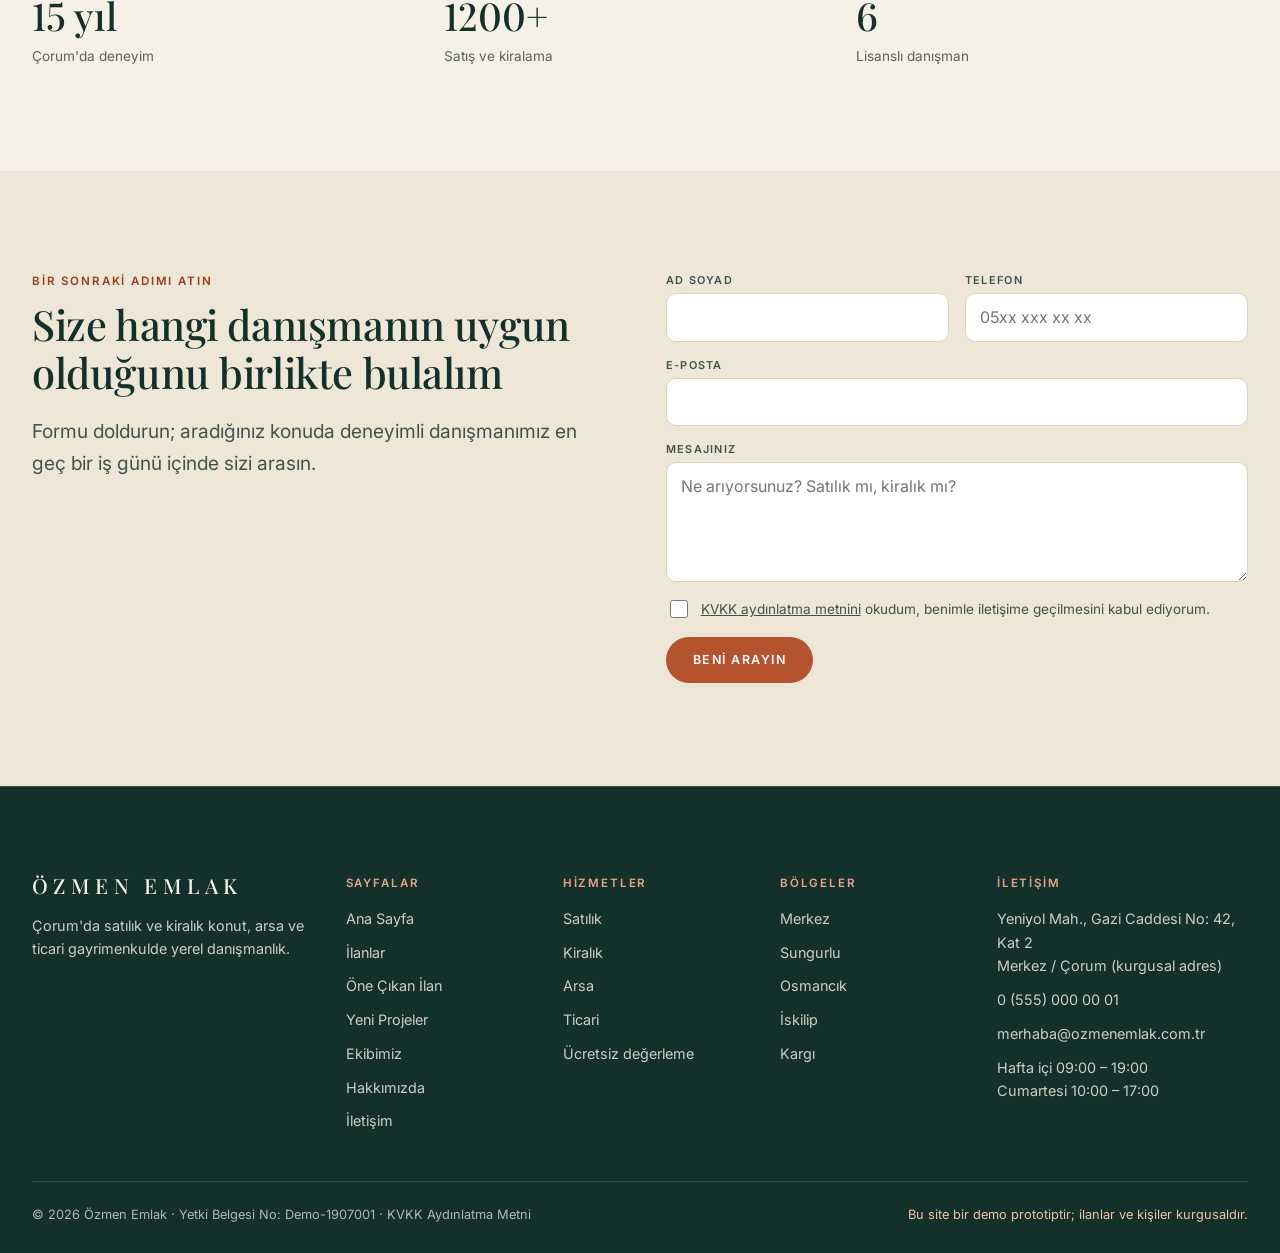
<file: ozmen-emlak-corum/ekibimiz.html>
<!doctype html>
<html lang="tr">
<head>
<meta charset="utf-8">
<meta name="viewport" content="width=device-width, initial-scale=1">
<meta name="robots" content="noindex, nofollow">
<title>Ekibimiz | Özmen Emlak</title>
<meta name="description" content="Özmen Emlak'ın Çorum'u yakından tanıyan altı danışmanı: kişisel hizmet, teknoloji ve yerel ağ. Demo prototip.">
<link rel="preconnect" href="https://fonts.googleapis.com">
<link rel="preconnect" href="https://fonts.gstatic.com" crossorigin>
<link href="https://fonts.googleapis.com/css2?family=Inter:wght@400;500;600&family=Playfair+Display:ital,wght@0,400;0,500;0,600;1,400&display=swap" rel="stylesheet">
<link rel="stylesheet" href="css/style.css?v=202611191407">
</head>
<body>
<a class="skip-link" href="#icerik">İçeriğe geç</a>
<header class="site-header">
  <div class="container header-inner">
    <a class="brand" href="index.html" aria-label="Özmen Emlak ana sayfa">
      <!-- logo buraya gelecek -->
      <span class="brand-word">ÖZMEN EMLAK</span>
    </a>
    <button type="button" class="nav-toggle" aria-expanded="false" aria-controls="ana-menu"><span class="nav-toggle-icon" aria-hidden="true"></span>Menü</button>
    <nav class="main-nav" id="ana-menu" aria-label="Ana menü">
      <ul>
        <li><a href="index.html">Ana Sayfa</a></li>
        <li><a href="ilanlar.html">İlanlar</a></li>
        <li><a href="ilan.html">Öne Çıkan İlan</a></li>
        <li><a href="yeni-projeler.html">Yeni Projeler</a></li>
        <li><a href="ekibimiz.html">Ekibimiz</a></li>
        <li><a href="hakkimizda.html">Hakkımızda</a></li>
        <li><a href="iletisim.html">İletişim</a></li>
      </ul>
    </nav>
  </div>
</header>

<main id="icerik">
  <section class="page-hero">
    <div class="container">
      <p class="eyebrow">EKİBİMİZ</p>
      <h1>Çorum'u bilen, sizi dinleyen danışmanlar</h1>
      <p class="lead">Altı kişilik ekibimiz her gün şehrin sokaklarında. Evinizi bulurken de satarken de karşınızda aynı yüz, aynı telefon numarası olur.</p>
    </div>
  </section>

  <section class="section" aria-labelledby="danisman-baslik">
    <div class="container">
      <div class="section-head"><div><p class="eyebrow">Danışmanlarımız</p><h2 id="danisman-baslik">Sizinle tanışmak istiyoruz</h2></div></div>
      <div class="grid grid-3" data-render="agents"></div>
    </div>
  </section>

  <section class="section section-alt" aria-labelledby="avantaj-baslik">
    <div class="container" data-tabs>
      <div class="section-head">
        <div><p class="eyebrow">Her avantajla yola çıkın</p><h2 id="avantaj-baslik">Size özel hizmet, güçlü teknoloji, yerel ağ</h2></div>
      </div>
      <div class="tab-list" role="tablist" aria-label="Hizmet avantajları">
        <button type="button" role="tab" class="tab-btn" aria-controls="av-hizmet" aria-selected="true">Kişisel Hizmet</button>
        <button type="button" role="tab" class="tab-btn" aria-controls="av-teknoloji">Teknoloji</button>
        <button type="button" role="tab" class="tab-btn" aria-controls="av-ag">Yerel Ağ</button>
      </div>
      <div id="av-hizmet" role="tabpanel" class="tab-panel">
        <div class="split">
          <div><h3>Sizi tanıyan tek bir danışman</h3><p class="lead">İlk görüşmeden tapu devrine kadar aynı danışman yanınızda olur. Bütçenizi, mahalle tercihlerinizi ve takviminizi dinler; yalnızca size uygun ilanları gösterir.</p><ul class="feature-list"><li>Randevulu, acelesiz ev gezileri</li><li>Tapu ve kredi sürecinde adım adım destek</li><li>Satıştan sonra da ulaşılabilir danışman</li></ul></div>
          <div class="split-media"><img src="assets/img/stok/hizmet-4.jpg" alt="İki kişi masada belgeleri inceliyor ve not alıyor" loading="lazy"></div>
        </div>
      </div>
      <div id="av-teknoloji" role="tabpanel" class="tab-panel" hidden>
        <div class="split">
          <div><h3>Evinizi ekranda da gezin</h3><p class="lead">Profesyonel fotoğraf, kat planı çizimi ve harita üzerinde ilan arama. Konut kredisi hesaplayıcısıyla aylık taksidi evden ayrılmadan görürsünüz.</p><ul class="feature-list"><li>Profesyonel ilan fotoğrafı ve kat planı</li><li>Harita üzerinde ilan arama</li><li>Fiyat değişince e-posta bildirimi</li></ul></div>
          <div class="split-media"><img src="assets/img/stok/hizmet-3.jpg" alt="Sade bir dairede tripod üzerinde profesyonel fotoğraf makinesi" loading="lazy"></div>
        </div>
      </div>
      <div id="av-ag" role="tabpanel" class="tab-panel" hidden>
        <div class="split">
          <div><h3>Çorum'un her kapısını bilen bir ağ</h3><p class="lead">Bankalar, noterler, tapu müdürlüğü, müteahhitler ve esnaf; yıllara dayanan ilişkilerimiz işlemlerinizi hızlandırır ve sürprizleri azaltır.</p><ul class="feature-list"><li>Müteahhit ve proje ortaklıkları</li><li>Bankalarla konut kredisi görüşmeleri</li><li>Mahalle esnafından ilk elden bilgi</li></ul></div>
          <div class="split-media"><img src="assets/img/stok/hizmet-2.jpg" alt="Bir el sözleşme belgesini imzalıyor" loading="lazy"></div>
        </div>
      </div>
    </div>
  </section>

  <section class="section" aria-labelledby="rakam-baslik">
    <div class="container">
      <div class="section-head"><div><p class="eyebrow">Rakamlarla Özmen</p><h2 id="rakam-baslik">Deneyim ve güven</h2></div></div>
      <div class="stats stats-3">
        <div class="stat"><span class="stat-num">15 yıl</span><span class="stat-label">Çorum'da deneyim</span></div>
        <div class="stat"><span class="stat-num">1200+</span><span class="stat-label">Satış ve kiralama</span></div>
        <div class="stat"><span class="stat-num">6</span><span class="stat-label">Lisanslı danışman</span></div>
      </div>
    </div>
  </section>

  <section class="section section-alt" id="iletisim" aria-labelledby="form-baslik">
    <div class="container split split-top">
      <div>
        <p class="eyebrow">Bir sonraki adımı atın</p>
        <h2 id="form-baslik">Size hangi danışmanın uygun olduğunu birlikte bulalım</h2>
        <p class="lead">Formu doldurun; aradığınız konuda deneyimli danışmanımız en geç bir iş günü içinde sizi arasın.</p>
      </div>
      <form class="form-grid" data-demo-form data-success="Teşekkürler! Mesajınız alındı; danışmanımız bir iş günü içinde sizi arayacak. (Demo: hiçbir bilgi gönderilmedi.)">
        <label class="field"><span>Ad soyad</span><input name="ad" required autocomplete="name"></label>
        <label class="field"><span>Telefon</span><input name="telefon" type="tel" required autocomplete="tel" placeholder="05xx xxx xx xx"></label>
        <label class="field full"><span>E-posta</span><input name="eposta" type="email" autocomplete="email"></label>
        <label class="field full"><span>Mesajınız</span><textarea name="mesaj" placeholder="Ne arıyorsunuz? Satılık mı, kiralık mı?"></textarea></label>
        <label class="check full"><input type="checkbox" required><span><a href="iletisim.html#kvkk">KVKK aydınlatma metnini</a> okudum, benimle iletişime geçilmesini kabul ediyorum.</span></label>
        <div class="full"><button type="submit" class="btn btn-primary">Beni Arayın</button></div>
      </form>
    </div>
  </section>

</main>

<footer class="site-footer">
  <div class="container">
    <div class="footer-grid">
      <div class="footer-brand">
        <a class="brand" href="index.html" aria-label="Özmen Emlak ana sayfa">
          <!-- logo buraya gelecek -->
          <span class="brand-word">ÖZMEN EMLAK</span>
        </a>
        <p>Çorum'da satılık ve kiralık konut, arsa ve ticari gayrimenkulde yerel danışmanlık.</p>
      </div>
      <div>
        <h3>Sayfalar</h3>
        <ul>
          <li><a href="index.html">Ana Sayfa</a></li>
          <li><a href="ilanlar.html">İlanlar</a></li>
          <li><a href="ilan.html">Öne Çıkan İlan</a></li>
          <li><a href="yeni-projeler.html">Yeni Projeler</a></li>
          <li><a href="ekibimiz.html">Ekibimiz</a></li>
          <li><a href="hakkimizda.html">Hakkımızda</a></li>
          <li><a href="iletisim.html">İletişim</a></li>
        </ul>
      </div>
      <div>
        <h3>Hizmetler</h3>
        <ul>
          <li><a href="ilanlar.html?durum=satilik">Satılık</a></li>
          <li><a href="ilanlar.html?durum=kiralik">Kiralık</a></li>
          <li><a href="ilanlar.html?tur=Arsa">Arsa</a></li>
          <li><a href="ilanlar.html?tur=D%C3%BCkk%C3%A2n,Ofis,Depo">Ticari</a></li>
          <li><a href="iletisim.html">Ücretsiz değerleme</a></li>
        </ul>
      </div>
      <div>
        <h3>Bölgeler</h3>
        <ul>
          <li>Merkez</li>
          <li>Sungurlu</li>
          <li>Osmancık</li>
          <li>İskilip</li>
          <li>Kargı</li>
        </ul>
      </div>
      <div>
        <h3>İletişim</h3>
        <ul>
          <li>Yeniyol Mah., Gazi Caddesi No: 42, Kat 2<br>Merkez / Çorum (kurgusal adres)</li>
          <li><a href="tel:+905550000001">0 (555) 000 00 01</a></li>
          <li><a href="mailto:merhaba@ozmenemlak.com.tr">merhaba@ozmenemlak.com.tr</a></li>
          <li>Hafta içi 09:00 – 19:00<br>Cumartesi 10:00 – 17:00</li>
        </ul>
      </div>
    </div>
    <div class="footer-bottom">
      <p>© 2026 Özmen Emlak · Yetki Belgesi No: Demo-1907001 · <a href="iletisim.html#kvkk">KVKK Aydınlatma Metni</a></p>
      <p class="demo-note">Bu site bir demo prototiptir; ilanlar ve kişiler kurgusaldır.</p>
    </div>
  </div>
</footer>
<a class="wa-float" href="https://wa.me/905550000001?text=Merhaba%2C%20%C3%96zmen%20Emlak%27tan%20bilgi%20almak%20istiyorum." target="_blank" rel="noopener">
  <svg viewBox="0 0 24 24" aria-hidden="true"><path d="M12 2.5a9.5 9.5 0 0 0-8.2 14.3L2.5 21.5l4.8-1.3A9.5 9.5 0 1 0 12 2.5z" fill="none" stroke="currentColor" stroke-width="1.6" stroke-linejoin="round"/><path d="M8.6 7.4c.3-.5.6-.5.9-.5h.6c.2 0 .4.1.5.4l.8 1.9c.1.2 0 .5-.1.7l-.6.7c-.1.2-.1.4 0 .6.8 1.4 1.8 2.4 3.2 3.2.2.1.4.1.6 0l.7-.6c.2-.2.5-.2.7-.1l1.9.8c.3.1.4.3.4.5v.6c0 .4 0 .7-.6 1-.7.4-1.9.6-3.3-.1-2.2-1-4-2.8-5-5-.7-1.4-.5-2.6-.1-3.3z" fill="currentColor"/></svg>
  <span>WhatsApp ile yazın</span>
</a>
<script src="js/data.js?v=202611191407"></script>
<script src="js/main.js?v=202611191407"></script>
</body>
</html>
</file>
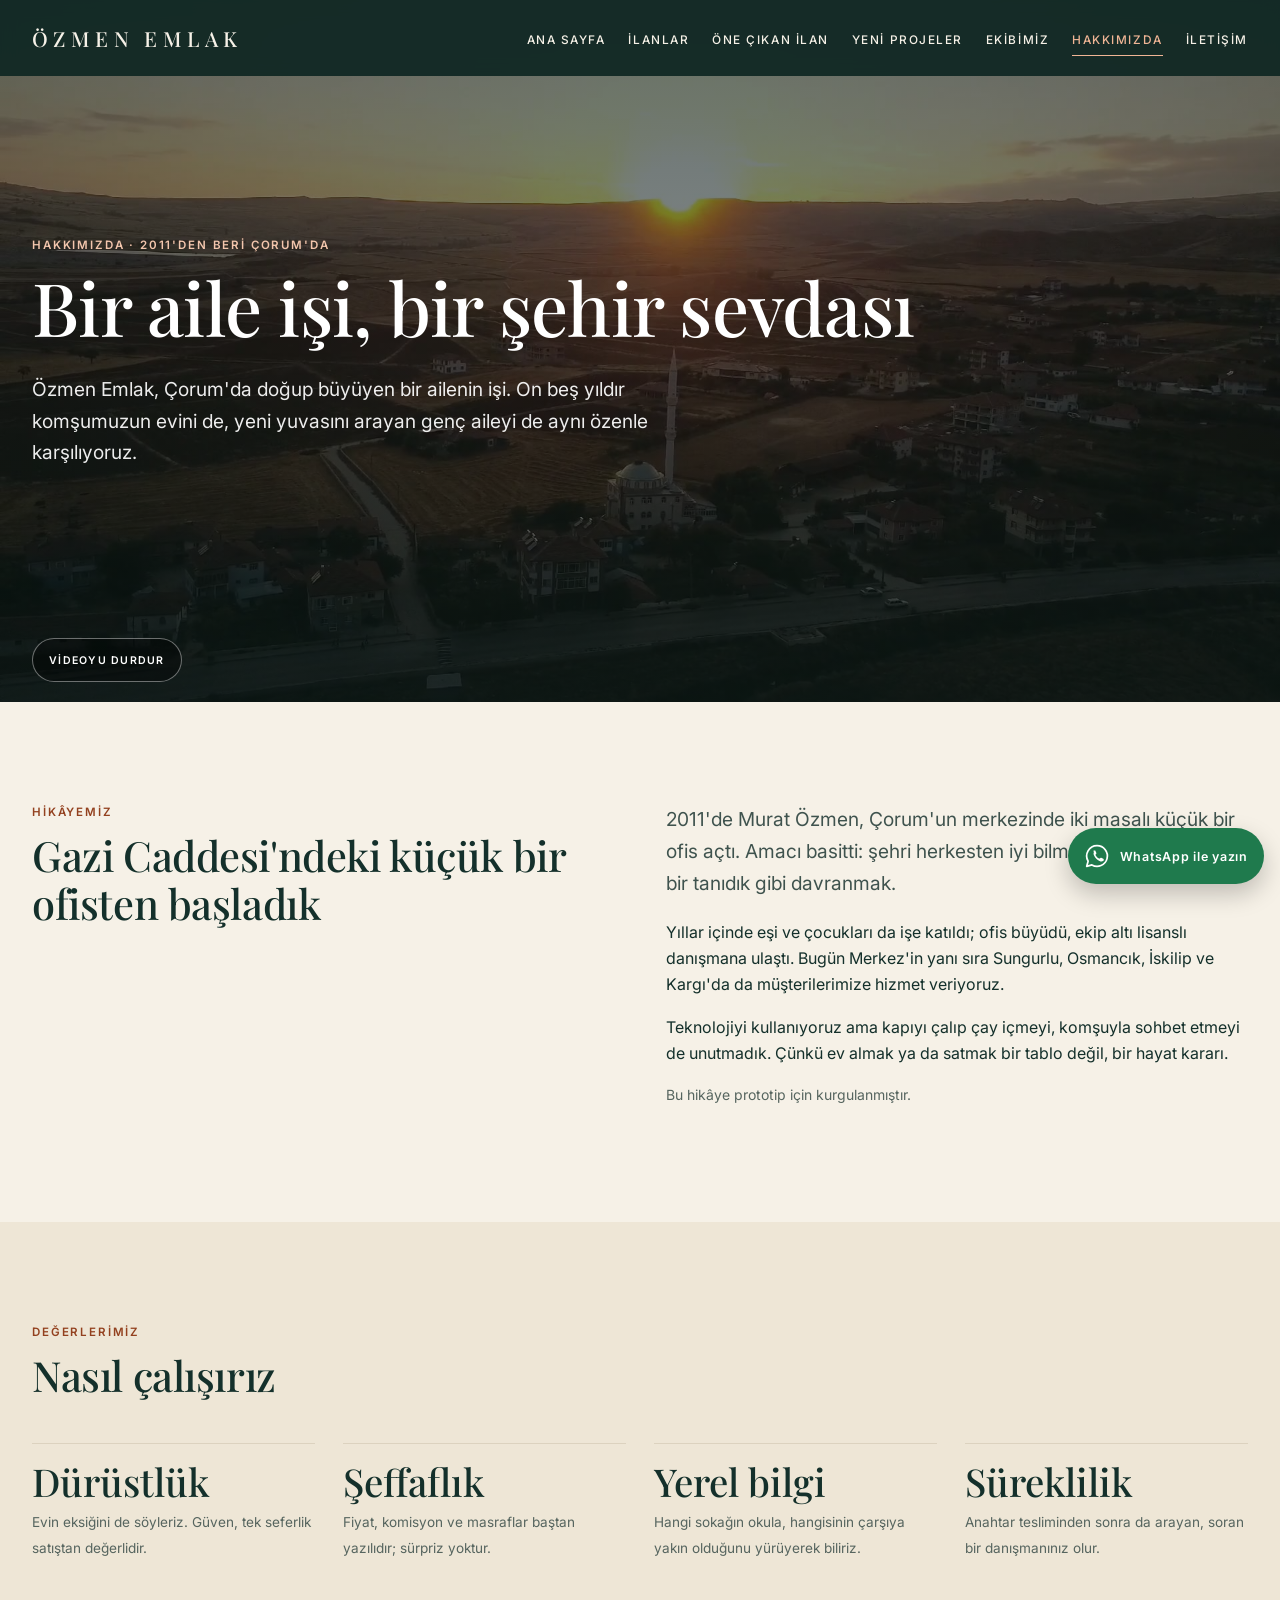
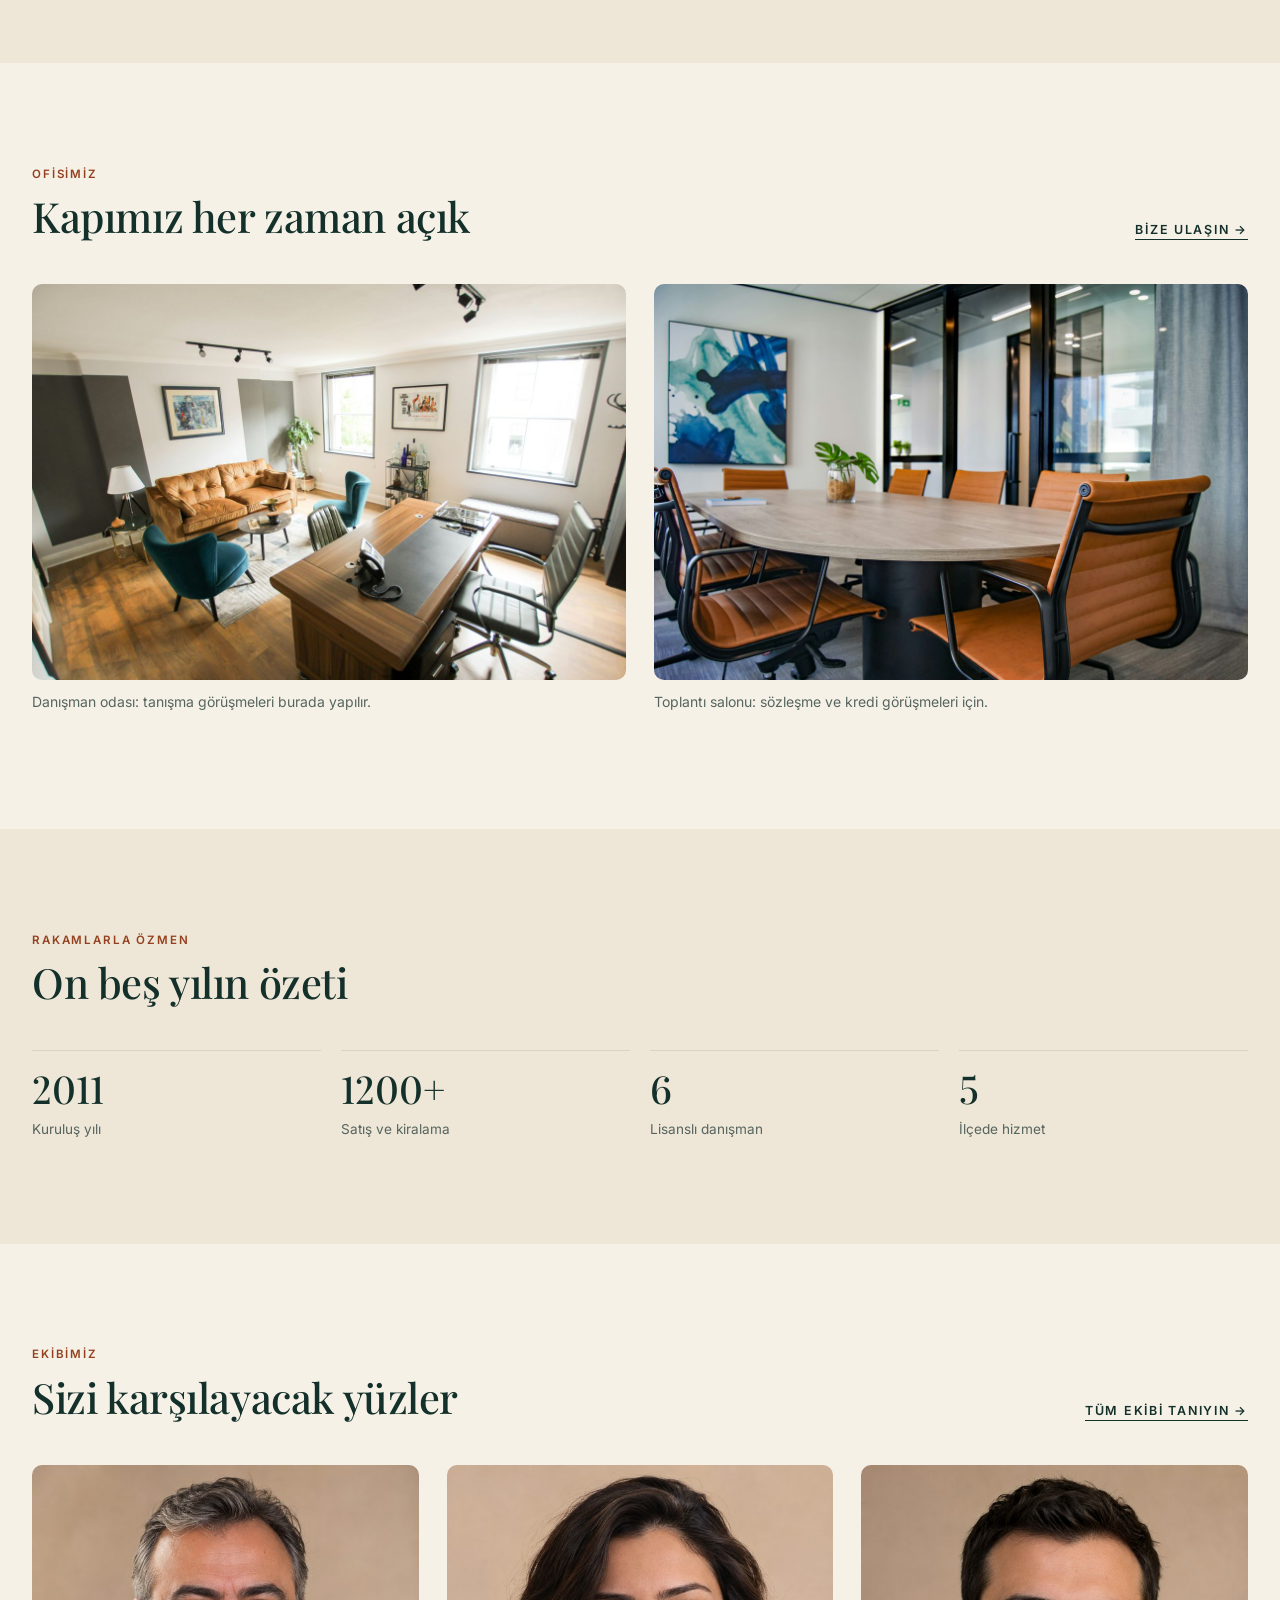
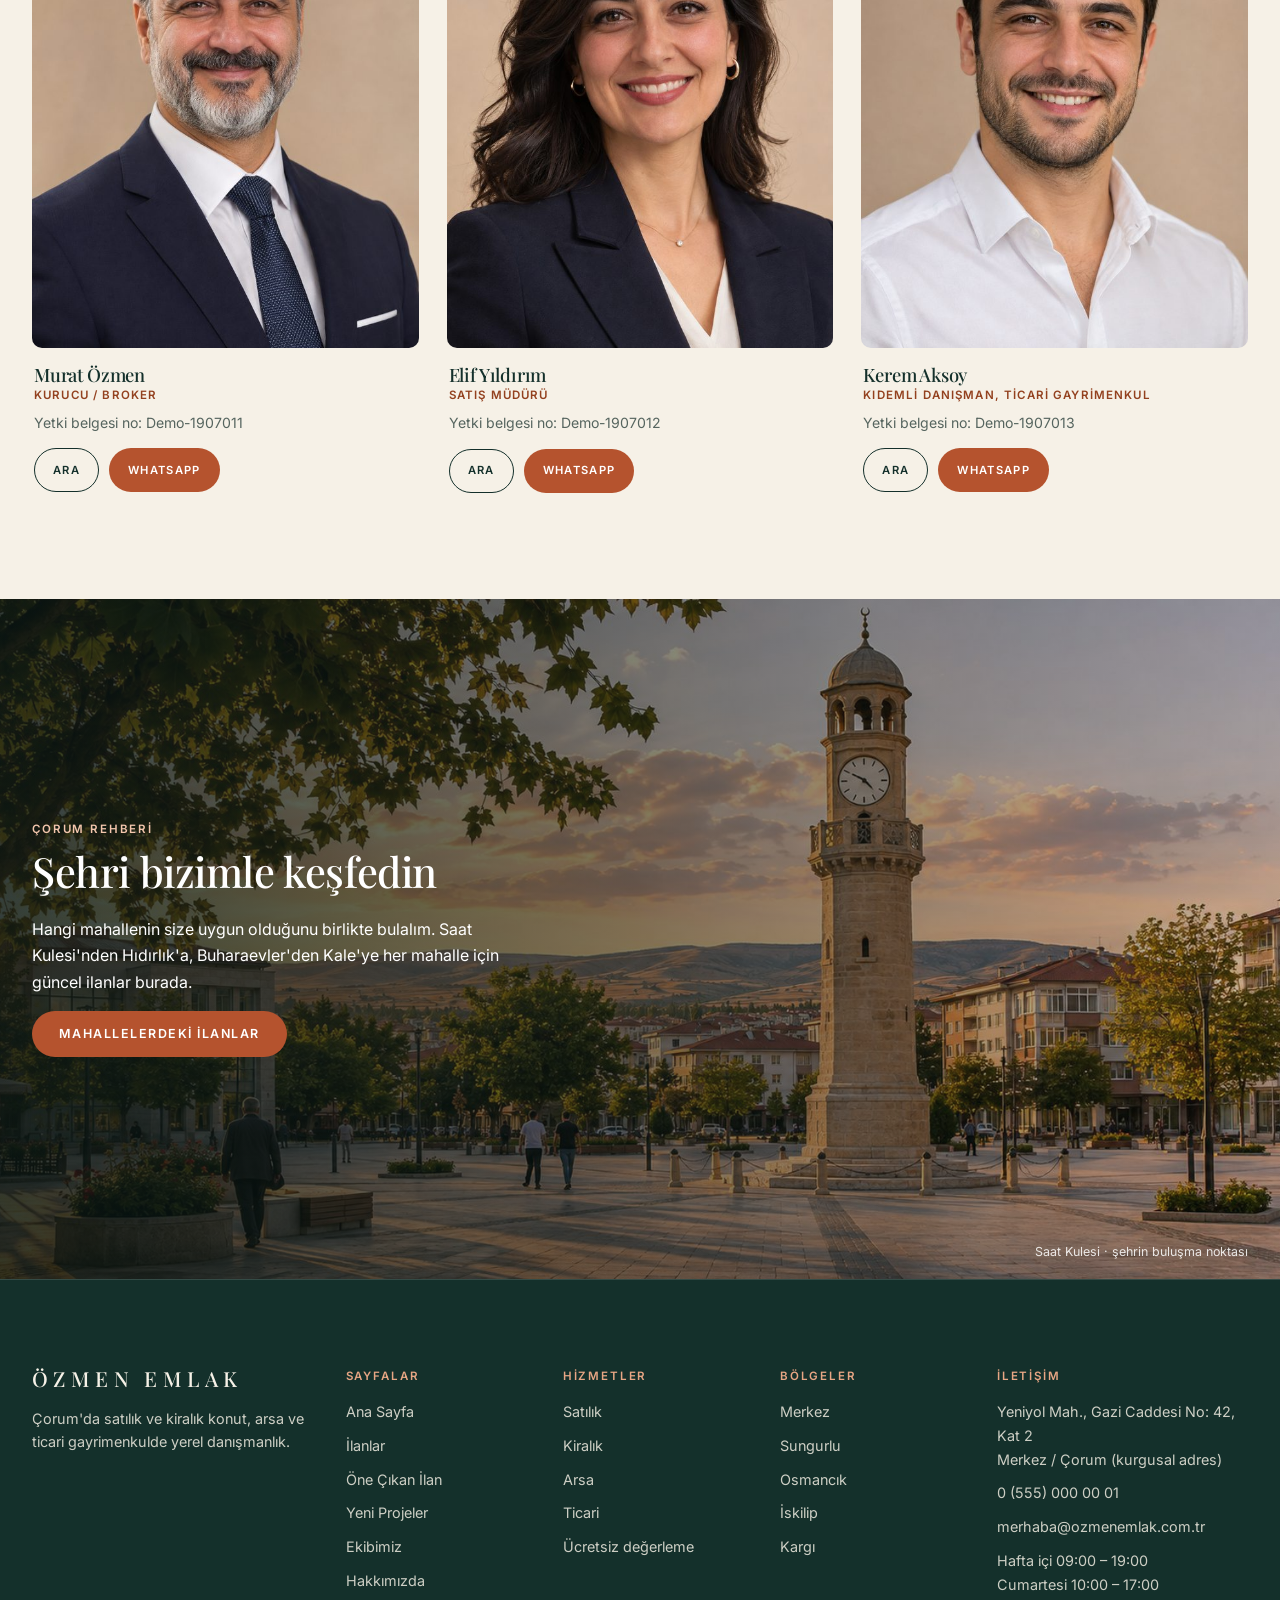
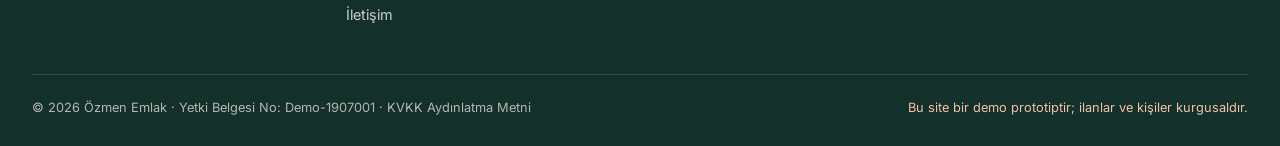
<file: ozmen-emlak-corum/hakkimizda.html>
<!doctype html>
<html lang="tr">
<head>
<meta charset="utf-8">
<meta name="viewport" content="width=device-width, initial-scale=1">
<meta name="robots" content="noindex, nofollow">
<title>Hakkımızda | Özmen Emlak</title>
<meta name="description" content="Özmen Emlak, 2011'den beri Çorum'da aile işi olarak gayrimenkul danışmanlığı yapıyor. Demo prototip; hikâye ve kişiler kurgusaldır.">
<link rel="preconnect" href="https://fonts.googleapis.com">
<link rel="preconnect" href="https://fonts.gstatic.com" crossorigin>
<link href="https://fonts.googleapis.com/css2?family=Inter:wght@400;500;600&family=Playfair+Display:ital,wght@0,400;0,500;0,600;1,400&display=swap" rel="stylesheet">
<link rel="stylesheet" href="css/style.css?v=202611191407">
</head>
<body>
<a class="skip-link" href="#icerik">İçeriğe geç</a>
<header class="site-header">
  <div class="container header-inner">
    <a class="brand" href="index.html" aria-label="Özmen Emlak ana sayfa">
      <!-- logo buraya gelecek -->
      <span class="brand-word">ÖZMEN EMLAK</span>
    </a>
    <button type="button" class="nav-toggle" aria-expanded="false" aria-controls="ana-menu"><span class="nav-toggle-icon" aria-hidden="true"></span>Menü</button>
    <nav class="main-nav" id="ana-menu" aria-label="Ana menü">
      <ul>
        <li><a href="index.html">Ana Sayfa</a></li>
        <li><a href="ilanlar.html">İlanlar</a></li>
        <li><a href="ilan.html">Öne Çıkan İlan</a></li>
        <li><a href="yeni-projeler.html">Yeni Projeler</a></li>
        <li><a href="ekibimiz.html">Ekibimiz</a></li>
        <li><a href="hakkimizda.html">Hakkımızda</a></li>
        <li><a href="iletisim.html">İletişim</a></li>
      </ul>
    </nav>
  </div>
</header>

<main id="icerik">
  <section class="hero hero-short hero-wide" aria-labelledby="hero-baslik">
    <video class="hero-video" autoplay muted loop playsinline poster="assets/video/sehir-poster.jpg" data-video="sehir" aria-hidden="true"></video>
    <div class="container hero-inner">
      <p class="eyebrow">Hakkımızda · 2011'den beri Çorum'da</p>
      <h1 id="hero-baslik">Bir aile işi, bir şehir sevdası</h1>
      <p class="hero-sub">Özmen Emlak, Çorum'da doğup büyüyen bir ailenin işi. On beş yıldır komşumuzun evini de, yeni yuvasını arayan genç aileyi de aynı özenle karşılıyoruz.</p>
    </div>
    <button type="button" class="video-toggle">Videoyu durdur</button>
  </section>

  <section class="section" aria-labelledby="hikaye-baslik">
    <div class="container split split-top">
      <div>
        <p class="eyebrow">Hikâyemiz</p>
        <h2 id="hikaye-baslik">Gazi Caddesi'ndeki küçük bir ofisten başladık</h2>
      </div>
      <div>
        <p class="lead">2011'de Murat Özmen, Çorum'un merkezinde iki masalı küçük bir ofis açtı. Amacı basitti: şehri herkesten iyi bilmek ve her müşteriye bir tanıdık gibi davranmak.</p>
        <p>Yıllar içinde eşi ve çocukları da işe katıldı; ofis büyüdü, ekip altı lisanslı danışmana ulaştı. Bugün Merkez'in yanı sıra Sungurlu, Osmancık, İskilip ve Kargı'da da müşterilerimize hizmet veriyoruz.</p>
        <p>Teknolojiyi kullanıyoruz ama kapıyı çalıp çay içmeyi, komşuyla sohbet etmeyi de unutmadık. Çünkü ev almak ya da satmak bir tablo değil, bir hayat kararı.</p>
        <p class="note">Bu hikâye prototip için kurgulanmıştır.</p>
      </div>
    </div>
  </section>

  <section class="section section-alt" aria-labelledby="deger-baslik">
    <div class="container">
      <div class="section-head"><div><p class="eyebrow">Değerlerimiz</p><h2 id="deger-baslik">Nasıl çalışırız</h2></div></div>
      <div class="grid grid-4">
        <div class="stat"><span class="stat-num">Dürüstlük</span><span class="stat-label">Evin eksiğini de söyleriz. Güven, tek seferlik satıştan değerlidir.</span></div>
        <div class="stat"><span class="stat-num">Şeffaflık</span><span class="stat-label">Fiyat, komisyon ve masraflar baştan yazılıdır; sürpriz yoktur.</span></div>
        <div class="stat"><span class="stat-num">Yerel bilgi</span><span class="stat-label">Hangi sokağın okula, hangisinin çarşıya yakın olduğunu yürüyerek biliriz.</span></div>
        <div class="stat"><span class="stat-num">Süreklilik</span><span class="stat-label">Anahtar tesliminden sonra da arayan, soran bir danışmanınız olur.</span></div>
      </div>
    </div>
  </section>

  <section class="section" aria-labelledby="ofis-baslik">
    <div class="container">
      <div class="section-head"><div><p class="eyebrow">Ofisimiz</p><h2 id="ofis-baslik">Kapımız her zaman açık</h2></div><a class="link-arrow" href="iletisim.html">Bize ulaşın</a></div>
      <div class="grid grid-2">
        <div><div class="split-media"><img src="assets/img/stok/ofis-1.jpg" alt="Sıcak tonlarda döşenmiş danışman odası: kanepe, koltuklar ve çalışma masası" loading="lazy"></div><p class="note" style="margin-top:10px">Danışman odası: tanışma görüşmeleri burada yapılır.</p></div>
        <div><div class="split-media"><img src="assets/img/stok/ofis-2.jpg" alt="Büyük masalı ve turuncu sandalyeli toplantı salonu" loading="lazy"></div><p class="note" style="margin-top:10px">Toplantı salonu: sözleşme ve kredi görüşmeleri için.</p></div>
      </div>
    </div>
  </section>

  <section class="section section-alt" aria-labelledby="hrakam-baslik">
    <div class="container">
      <div class="section-head"><div><p class="eyebrow">Rakamlarla Özmen</p><h2 id="hrakam-baslik">On beş yılın özeti</h2></div></div>
      <div class="stats" style="--cols:4">
        <div class="stat"><span class="stat-num">2011</span><span class="stat-label">Kuruluş yılı</span></div>
        <div class="stat"><span class="stat-num">1200+</span><span class="stat-label">Satış ve kiralama</span></div>
        <div class="stat"><span class="stat-num">6</span><span class="stat-label">Lisanslı danışman</span></div>
        <div class="stat"><span class="stat-num">5</span><span class="stat-label">İlçede hizmet</span></div>
      </div>
    </div>
  </section>

  <section class="section" aria-labelledby="hekip-baslik">
    <div class="container">
      <div class="section-head">
        <div><p class="eyebrow">Ekibimiz</p><h2 id="hekip-baslik">Sizi karşılayacak yüzler</h2></div>
        <a class="link-arrow" href="ekibimiz.html">Tüm ekibi tanıyın</a>
      </div>
      <div class="grid grid-3" data-render="agents" data-limit="3"></div>
    </div>
  </section>

  <!-- Çorum Rehberi bandı: sabit görsel, parallax yok -->
  <section class="band" aria-labelledby="hrehber-baslik">
    <figure class="band-media">
      <img src="assets/img/ai/rehber-saat-kulesi.jpg" alt="Çorum Saat Kulesi ve çevresindeki meydan" loading="lazy">
      <figcaption>Saat Kulesi · şehrin buluşma noktası</figcaption>
    </figure>
    <div class="container band-inner">
      <div class="band-card">
        <p class="eyebrow">Çorum Rehberi</p>
        <h2 id="hrehber-baslik">Şehri bizimle keşfedin</h2>
        <p>Hangi mahallenin size uygun olduğunu birlikte bulalım. Saat Kulesi'nden Hıdırlık'a, Buharaevler'den Kale'ye her mahalle için güncel ilanlar burada.</p>
        <a class="btn btn-primary" href="ilanlar.html">Mahallelerdeki ilanlar</a>
      </div>
    </div>
  </section>

</main>

<footer class="site-footer">
  <div class="container">
    <div class="footer-grid">
      <div class="footer-brand">
        <a class="brand" href="index.html" aria-label="Özmen Emlak ana sayfa">
          <!-- logo buraya gelecek -->
          <span class="brand-word">ÖZMEN EMLAK</span>
        </a>
        <p>Çorum'da satılık ve kiralık konut, arsa ve ticari gayrimenkulde yerel danışmanlık.</p>
      </div>
      <div>
        <h3>Sayfalar</h3>
        <ul>
          <li><a href="index.html">Ana Sayfa</a></li>
          <li><a href="ilanlar.html">İlanlar</a></li>
          <li><a href="ilan.html">Öne Çıkan İlan</a></li>
          <li><a href="yeni-projeler.html">Yeni Projeler</a></li>
          <li><a href="ekibimiz.html">Ekibimiz</a></li>
          <li><a href="hakkimizda.html">Hakkımızda</a></li>
          <li><a href="iletisim.html">İletişim</a></li>
        </ul>
      </div>
      <div>
        <h3>Hizmetler</h3>
        <ul>
          <li><a href="ilanlar.html?durum=satilik">Satılık</a></li>
          <li><a href="ilanlar.html?durum=kiralik">Kiralık</a></li>
          <li><a href="ilanlar.html?tur=Arsa">Arsa</a></li>
          <li><a href="ilanlar.html?tur=D%C3%BCkk%C3%A2n,Ofis,Depo">Ticari</a></li>
          <li><a href="iletisim.html">Ücretsiz değerleme</a></li>
        </ul>
      </div>
      <div>
        <h3>Bölgeler</h3>
        <ul>
          <li>Merkez</li>
          <li>Sungurlu</li>
          <li>Osmancık</li>
          <li>İskilip</li>
          <li>Kargı</li>
        </ul>
      </div>
      <div>
        <h3>İletişim</h3>
        <ul>
          <li>Yeniyol Mah., Gazi Caddesi No: 42, Kat 2<br>Merkez / Çorum (kurgusal adres)</li>
          <li><a href="tel:+905550000001">0 (555) 000 00 01</a></li>
          <li><a href="mailto:merhaba@ozmenemlak.com.tr">merhaba@ozmenemlak.com.tr</a></li>
          <li>Hafta içi 09:00 – 19:00<br>Cumartesi 10:00 – 17:00</li>
        </ul>
      </div>
    </div>
    <div class="footer-bottom">
      <p>© 2026 Özmen Emlak · Yetki Belgesi No: Demo-1907001 · <a href="iletisim.html#kvkk">KVKK Aydınlatma Metni</a></p>
      <p class="demo-note">Bu site bir demo prototiptir; ilanlar ve kişiler kurgusaldır.</p>
    </div>
  </div>
</footer>
<a class="wa-float" href="https://wa.me/905550000001?text=Merhaba%2C%20%C3%96zmen%20Emlak%27tan%20bilgi%20almak%20istiyorum." target="_blank" rel="noopener">
  <svg viewBox="0 0 24 24" aria-hidden="true"><path d="M12 2.5a9.5 9.5 0 0 0-8.2 14.3L2.5 21.5l4.8-1.3A9.5 9.5 0 1 0 12 2.5z" fill="none" stroke="currentColor" stroke-width="1.6" stroke-linejoin="round"/><path d="M8.6 7.4c.3-.5.6-.5.9-.5h.6c.2 0 .4.1.5.4l.8 1.9c.1.2 0 .5-.1.7l-.6.7c-.1.2-.1.4 0 .6.8 1.4 1.8 2.4 3.2 3.2.2.1.4.1.6 0l.7-.6c.2-.2.5-.2.7-.1l1.9.8c.3.1.4.3.4.5v.6c0 .4 0 .7-.6 1-.7.4-1.9.6-3.3-.1-2.2-1-4-2.8-5-5-.7-1.4-.5-2.6-.1-3.3z" fill="currentColor"/></svg>
  <span>WhatsApp ile yazın</span>
</a>
<script src="js/data.js?v=202611191407"></script>
<script src="js/main.js?v=202611191407"></script>
</body>
</html>
</file>
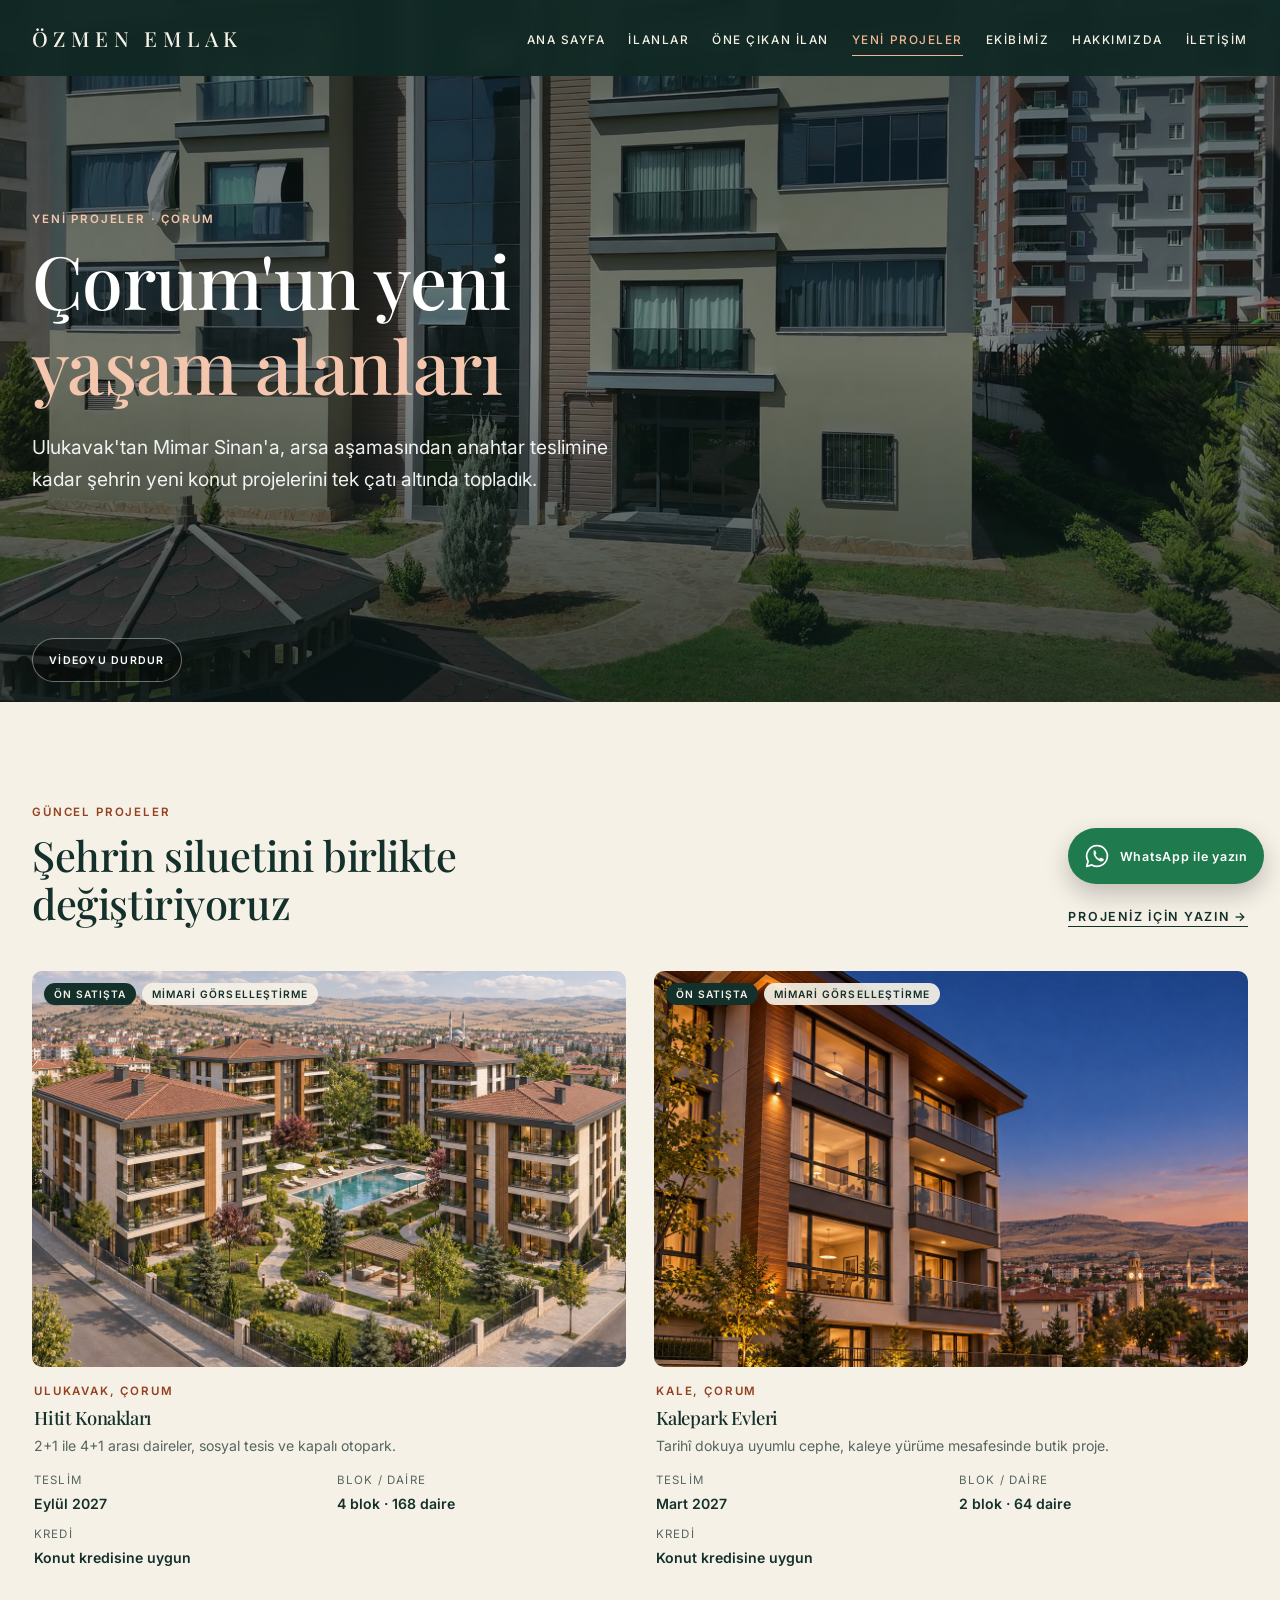
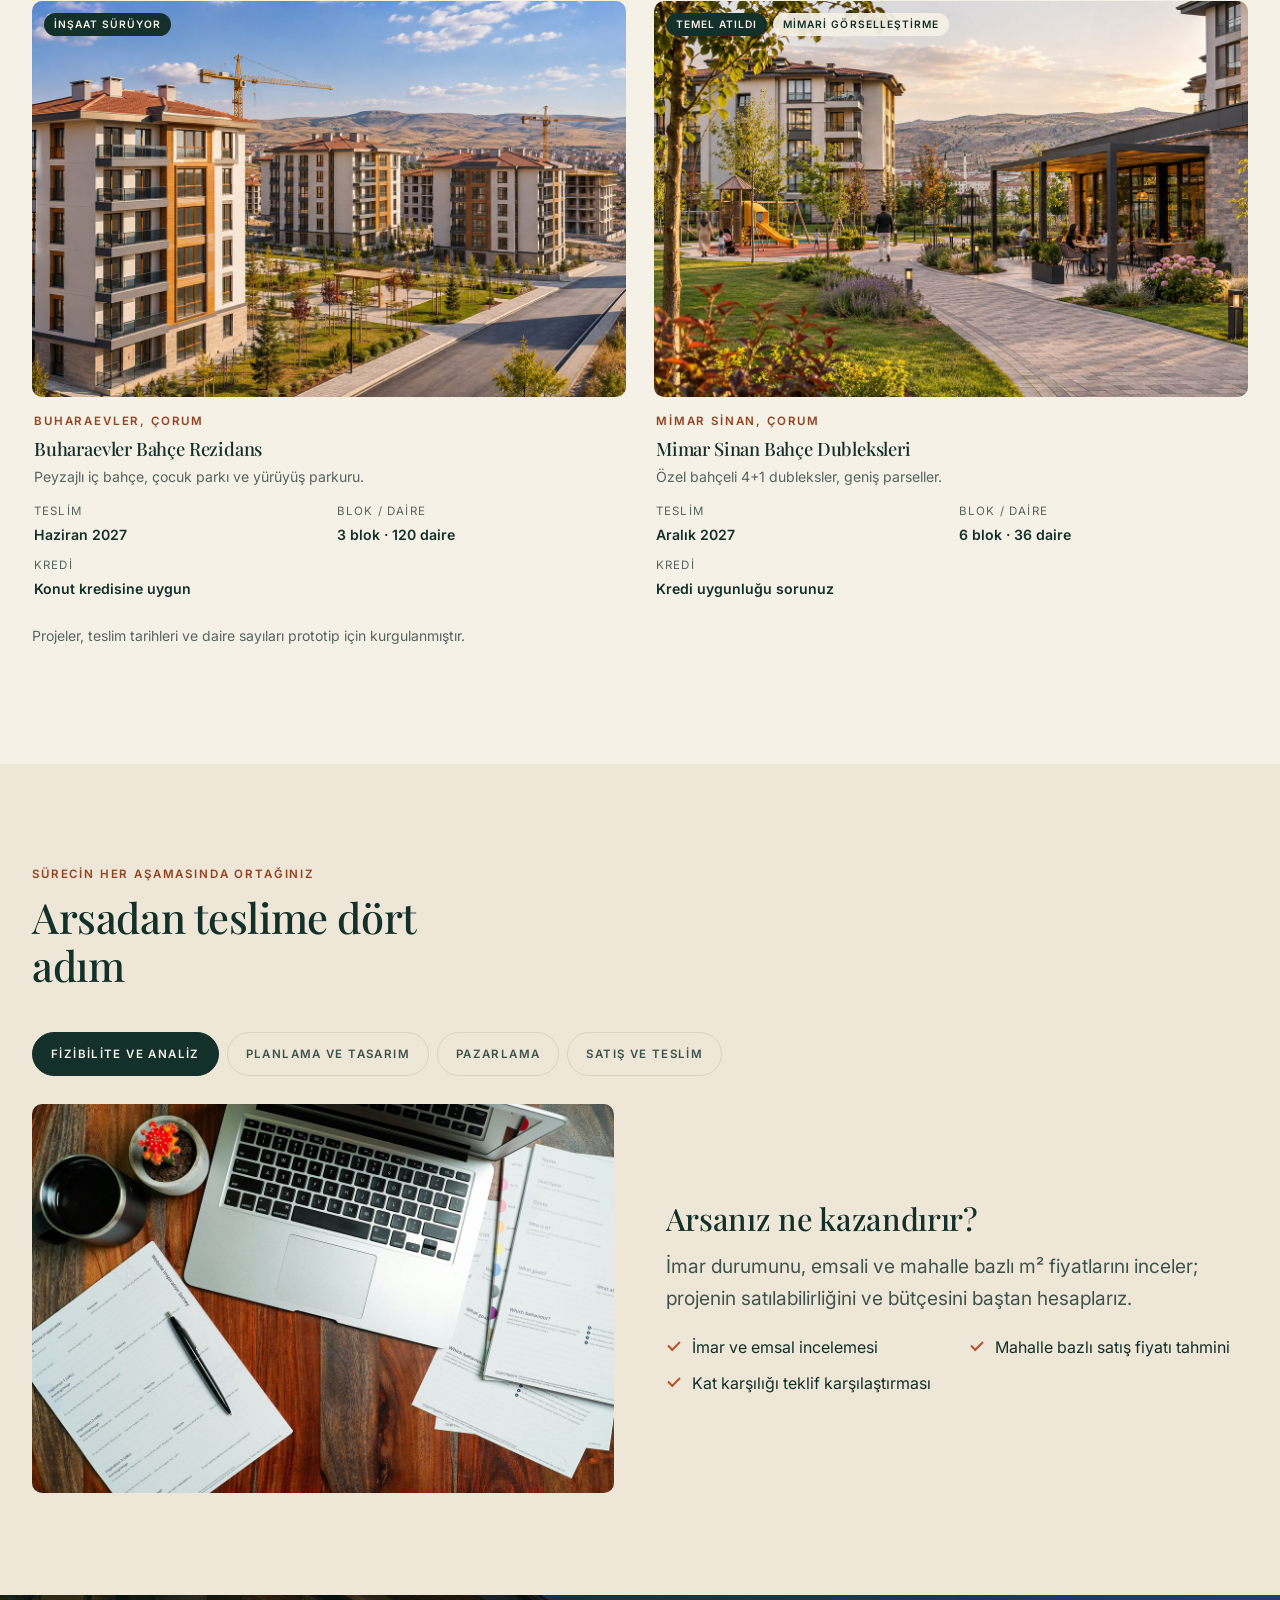
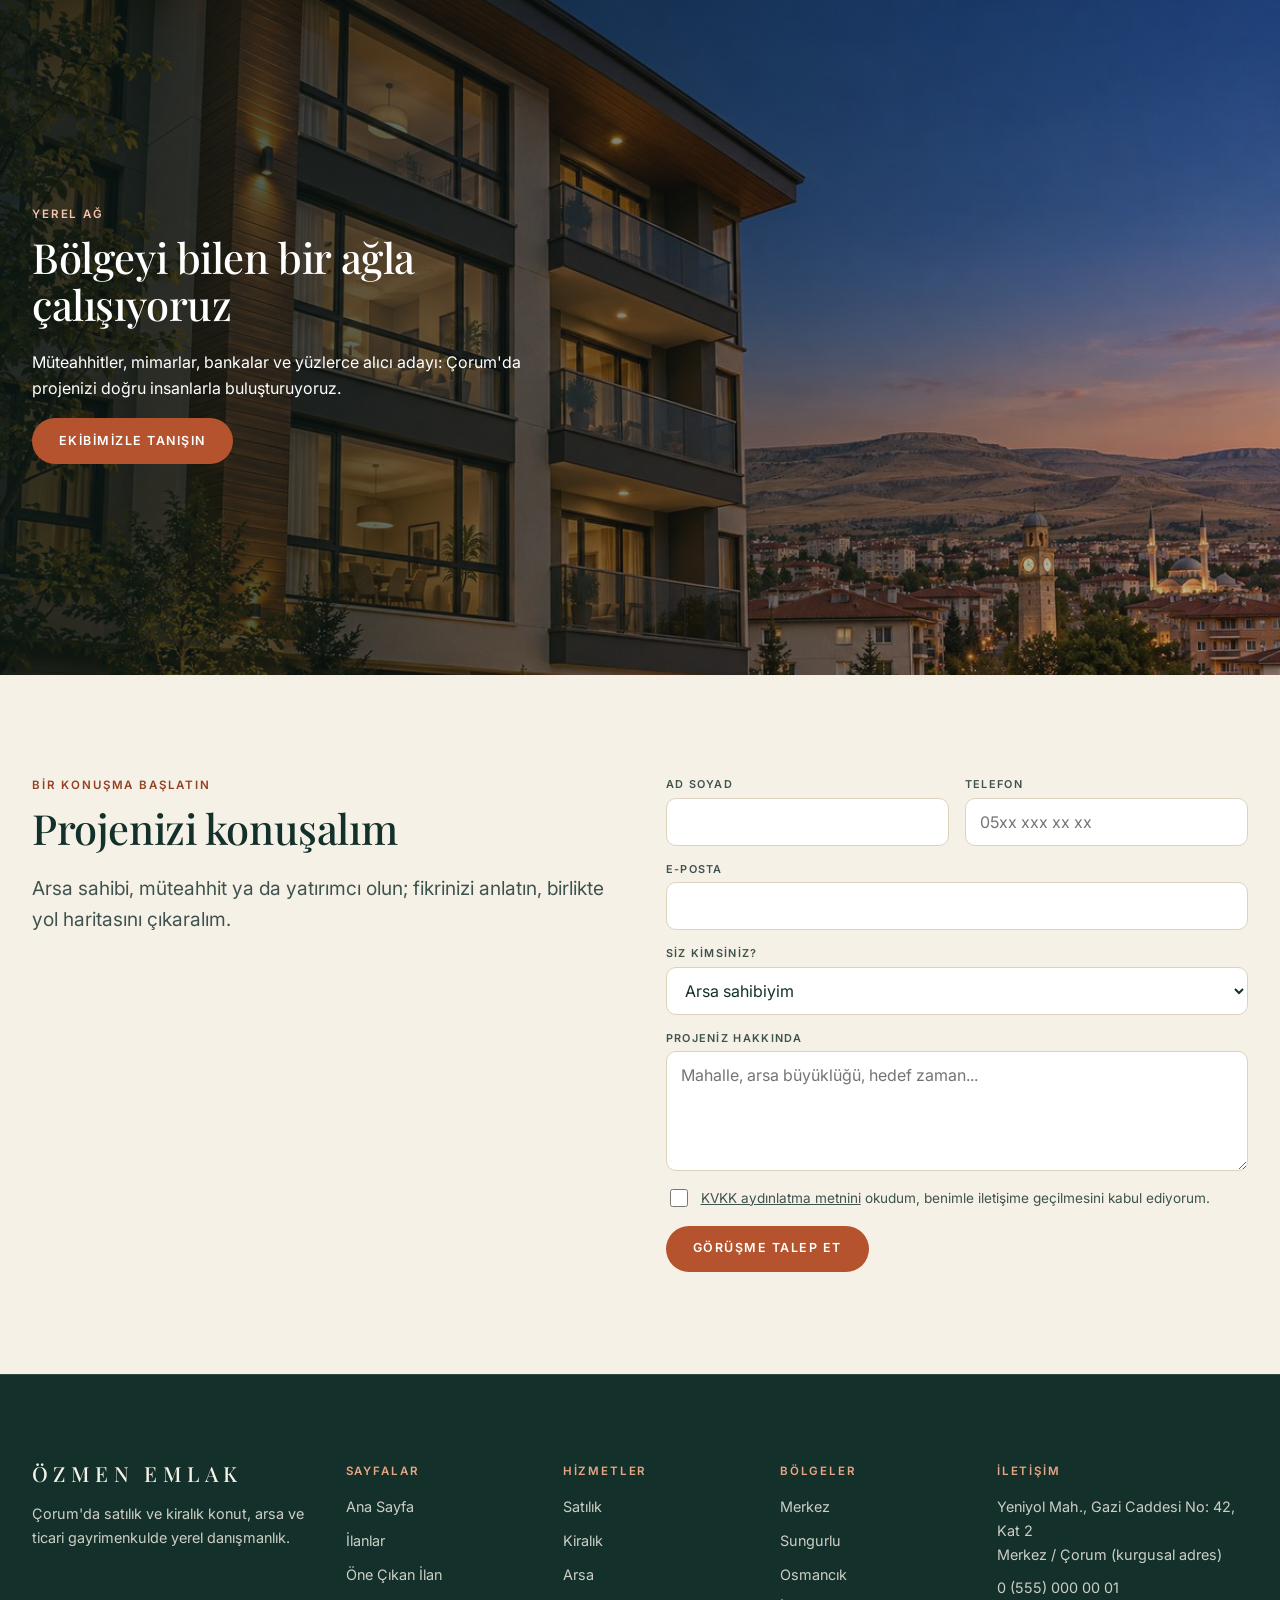
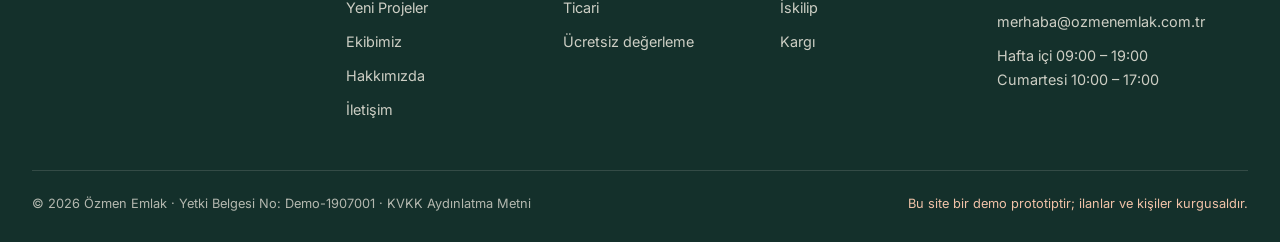
<file: ozmen-emlak-corum/yeni-projeler.html>
<!doctype html>
<html lang="tr">
<head>
<meta charset="utf-8">
<meta name="viewport" content="width=device-width, initial-scale=1">
<meta name="robots" content="noindex, nofollow">
<title>Yeni Projeler | Özmen Emlak</title>
<meta name="description" content="Çorum'da ön satıştaki ve yapım aşamasındaki yeni konut projeleri: teslim tarihleri, daire sayıları ve kredi uygunluğu. Demo prototip.">
<link rel="preconnect" href="https://fonts.googleapis.com">
<link rel="preconnect" href="https://fonts.gstatic.com" crossorigin>
<link href="https://fonts.googleapis.com/css2?family=Inter:wght@400;500;600&family=Playfair+Display:ital,wght@0,400;0,500;0,600;1,400&display=swap" rel="stylesheet">
<link rel="stylesheet" href="css/style.css?v=202611191407">
</head>
<body>
<a class="skip-link" href="#icerik">İçeriğe geç</a>
<header class="site-header">
  <div class="container header-inner">
    <a class="brand" href="index.html" aria-label="Özmen Emlak ana sayfa">
      <!-- logo buraya gelecek -->
      <span class="brand-word">ÖZMEN EMLAK</span>
    </a>
    <button type="button" class="nav-toggle" aria-expanded="false" aria-controls="ana-menu"><span class="nav-toggle-icon" aria-hidden="true"></span>Menü</button>
    <nav class="main-nav" id="ana-menu" aria-label="Ana menü">
      <ul>
        <li><a href="index.html">Ana Sayfa</a></li>
        <li><a href="ilanlar.html">İlanlar</a></li>
        <li><a href="ilan.html">Öne Çıkan İlan</a></li>
        <li><a href="yeni-projeler.html">Yeni Projeler</a></li>
        <li><a href="ekibimiz.html">Ekibimiz</a></li>
        <li><a href="hakkimizda.html">Hakkımızda</a></li>
        <li><a href="iletisim.html">İletişim</a></li>
      </ul>
    </nav>
  </div>
</header>

<main id="icerik">
  <section class="hero hero-short hero-wide" aria-labelledby="hero-baslik">
    <video class="hero-video" autoplay muted loop playsinline poster="assets/video/proje-poster.jpg" data-video="proje" aria-hidden="true"></video>
    <div class="container hero-inner">
      <p class="eyebrow">Yeni Projeler · Çorum</p>
      <h1 id="hero-baslik">Çorum'un yeni <span data-rotate="yaşam alanları|aile yuvaları|yatırım fırsatları|bahçeli siteler" data-interval="2600">yaşam alanları</span></h1>
      <p class="hero-sub">Ulukavak'tan Mimar Sinan'a, arsa aşamasından anahtar teslimine kadar şehrin yeni konut projelerini tek çatı altında topladık.</p>
    </div>
    <button type="button" class="video-toggle">Videoyu durdur</button>
  </section>

  <section class="section" aria-labelledby="proje-baslik">
    <div class="container">
      <div class="section-head">
        <div><p class="eyebrow">Güncel projeler</p><h2 id="proje-baslik">Şehrin siluetini birlikte değiştiriyoruz</h2></div>
        <a class="link-arrow" href="#proje-iletisim">Projeniz için yazın</a>
      </div>
      <div class="grid grid-2" data-render="projects"></div>
      <p class="note" style="margin-top:20px">Projeler, teslim tarihleri ve daire sayıları prototip için kurgulanmıştır.</p>
    </div>
  </section>

  <section class="section section-alt" aria-labelledby="surec-baslik">
    <div class="container" data-tabs>
      <div class="section-head">
        <div><p class="eyebrow">Sürecin her aşamasında ortağınız</p><h2 id="surec-baslik">Arsadan teslime dört adım</h2></div>
      </div>
      <div class="tab-list" role="tablist" aria-label="Proje hizmetleri">
        <button type="button" role="tab" class="tab-btn" aria-controls="s-fizibilite" aria-selected="true">Fizibilite ve Analiz</button>
        <button type="button" role="tab" class="tab-btn" aria-controls="s-planlama">Planlama ve Tasarım</button>
        <button type="button" role="tab" class="tab-btn" aria-controls="s-pazarlama">Pazarlama</button>
        <button type="button" role="tab" class="tab-btn" aria-controls="s-satis">Satış ve Teslim</button>
      </div>
      <div id="s-fizibilite" role="tabpanel" class="tab-panel">
        <div class="split">
          <div class="split-media"><img src="assets/img/stok/hizmet-1.jpg" alt="Dizüstü bilgisayar, anket kâğıtları ve kalem bir masada" loading="lazy"></div>
          <div><h3>Arsanız ne kazandırır?</h3><p class="lead">İmar durumunu, emsali ve mahalle bazlı m² fiyatlarını inceler; projenin satılabilirliğini ve bütçesini baştan hesaplarız.</p><ul class="feature-list"><li>İmar ve emsal incelemesi</li><li>Mahalle bazlı satış fiyatı tahmini</li><li>Kat karşılığı teklif karşılaştırması</li></ul></div>
        </div>
      </div>
      <div id="s-planlama" role="tabpanel" class="tab-panel" hidden>
        <div class="split">
          <div class="split-media"><img src="assets/img/stok/hizmet-3.jpg" alt="Sade ve ferah bir iç mekân, tripod üzerinde fotoğraf makinesi" loading="lazy"></div>
          <div><h3>Çorum'un ihtiyacına göre daire planı</h3><p class="lead">Alıcıların en çok aradığı 2+1 ve 3+1 planlar, sosyal alanlar ve otopark düzeni mimar ve müteahhitle birlikte kurgulanır.</p><ul class="feature-list"><li>Satış verisine dayalı daire karması</li><li>Otopark ve sosyal alan yerleşimi</li><li>Konut kredisine uygun metrekareler</li></ul></div>
        </div>
      </div>
      <div id="s-pazarlama" role="tabpanel" class="tab-panel" hidden>
        <div class="split">
          <div class="split-media"><img src="assets/img/stok/hizmet-4.jpg" alt="İki kişi masada proje belgelerini inceliyor" loading="lazy"></div>
          <div><h3>Doğru alıcıya doğru anlatım</h3><p class="lead">Profesyonel fotoğraf, kat planı ve maket; ilan portalları, sosyal medya ve bülten listemizdeki alıcılara ön satış duyurusu.</p><ul class="feature-list"><li>Mimari görselleştirme ve maket</li><li>İlan portalı ve sosyal medya kampanyası</li><li>Ön satış listesine özel duyuru</li></ul></div>
        </div>
      </div>
      <div id="s-satis" role="tabpanel" class="tab-panel" hidden>
        <div class="split">
          <div class="split-media"><img src="assets/img/stok/hizmet-2.jpg" alt="Bir el sözleşme belgesini imzalıyor" loading="lazy"></div>
          <div><h3>Sözleşmeden anahtara</h3><p class="lead">Ön satış, banka kredisi görüşmeleri, tapu devri ve teslim sonrası destek; hepsini tek ekip yürütür.</p><ul class="feature-list"><li>Ön satış sözleşmesi ve ödeme planı</li><li>Bankalarla kredi görüşmeleri</li><li>Tapu devri ve anahtar teslimi</li></ul></div>
        </div>
      </div>
    </div>
  </section>

  <!-- Sabit görsel bandı: parallax yok -->
  <section class="band" aria-labelledby="ag-baslik">
    <figure class="band-media">
      <img src="assets/img/ai/proje-2.jpg" alt="Kale çevresinde yükselen yeni konut projesi" loading="lazy">
    </figure>
    <div class="container band-inner">
      <div class="band-card">
        <p class="eyebrow">Yerel ağ</p>
        <h2 id="ag-baslik">Bölgeyi bilen bir ağla çalışıyoruz</h2>
        <p>Müteahhitler, mimarlar, bankalar ve yüzlerce alıcı adayı: Çorum'da projenizi doğru insanlarla buluşturuyoruz.</p>
        <a class="btn btn-primary" href="ekibimiz.html">Ekibimizle tanışın</a>
      </div>
    </div>
  </section>

  <section class="section" id="proje-iletisim" aria-labelledby="proje-form-baslik">
    <div class="container split split-top">
      <div>
        <p class="eyebrow">Bir konuşma başlatın</p>
        <h2 id="proje-form-baslik">Projenizi konuşalım</h2>
        <p class="lead">Arsa sahibi, müteahhit ya da yatırımcı olun; fikrinizi anlatın, birlikte yol haritasını çıkaralım.</p>
      </div>
      <form class="form-grid" data-demo-form data-success="Teşekkürler! Proje talebiniz alındı; ekibimiz iki iş günü içinde sizinle görüşecek. (Demo: hiçbir bilgi gönderilmedi.)">
        <label class="field"><span>Ad soyad</span><input name="ad" required autocomplete="name"></label>
        <label class="field"><span>Telefon</span><input name="telefon" type="tel" required autocomplete="tel" placeholder="05xx xxx xx xx"></label>
        <label class="field full"><span>E-posta</span><input name="eposta" type="email" autocomplete="email"></label>
        <label class="field full"><span>Siz kimsiniz?</span>
          <select name="rol"><option>Arsa sahibiyim</option><option>Müteahhidim</option><option>Yatırımcıyım</option><option>Projeden daire almak istiyorum</option></select>
        </label>
        <label class="field full"><span>Projeniz hakkında</span><textarea name="mesaj" placeholder="Mahalle, arsa büyüklüğü, hedef zaman..."></textarea></label>
        <label class="check full"><input type="checkbox" required><span><a href="iletisim.html#kvkk">KVKK aydınlatma metnini</a> okudum, benimle iletişime geçilmesini kabul ediyorum.</span></label>
        <div class="full"><button type="submit" class="btn btn-primary">Görüşme Talep Et</button></div>
      </form>
    </div>
  </section>

</main>

<footer class="site-footer">
  <div class="container">
    <div class="footer-grid">
      <div class="footer-brand">
        <a class="brand" href="index.html" aria-label="Özmen Emlak ana sayfa">
          <!-- logo buraya gelecek -->
          <span class="brand-word">ÖZMEN EMLAK</span>
        </a>
        <p>Çorum'da satılık ve kiralık konut, arsa ve ticari gayrimenkulde yerel danışmanlık.</p>
      </div>
      <div>
        <h3>Sayfalar</h3>
        <ul>
          <li><a href="index.html">Ana Sayfa</a></li>
          <li><a href="ilanlar.html">İlanlar</a></li>
          <li><a href="ilan.html">Öne Çıkan İlan</a></li>
          <li><a href="yeni-projeler.html">Yeni Projeler</a></li>
          <li><a href="ekibimiz.html">Ekibimiz</a></li>
          <li><a href="hakkimizda.html">Hakkımızda</a></li>
          <li><a href="iletisim.html">İletişim</a></li>
        </ul>
      </div>
      <div>
        <h3>Hizmetler</h3>
        <ul>
          <li><a href="ilanlar.html?durum=satilik">Satılık</a></li>
          <li><a href="ilanlar.html?durum=kiralik">Kiralık</a></li>
          <li><a href="ilanlar.html?tur=Arsa">Arsa</a></li>
          <li><a href="ilanlar.html?tur=D%C3%BCkk%C3%A2n,Ofis,Depo">Ticari</a></li>
          <li><a href="iletisim.html">Ücretsiz değerleme</a></li>
        </ul>
      </div>
      <div>
        <h3>Bölgeler</h3>
        <ul>
          <li>Merkez</li>
          <li>Sungurlu</li>
          <li>Osmancık</li>
          <li>İskilip</li>
          <li>Kargı</li>
        </ul>
      </div>
      <div>
        <h3>İletişim</h3>
        <ul>
          <li>Yeniyol Mah., Gazi Caddesi No: 42, Kat 2<br>Merkez / Çorum (kurgusal adres)</li>
          <li><a href="tel:+905550000001">0 (555) 000 00 01</a></li>
          <li><a href="mailto:merhaba@ozmenemlak.com.tr">merhaba@ozmenemlak.com.tr</a></li>
          <li>Hafta içi 09:00 – 19:00<br>Cumartesi 10:00 – 17:00</li>
        </ul>
      </div>
    </div>
    <div class="footer-bottom">
      <p>© 2026 Özmen Emlak · Yetki Belgesi No: Demo-1907001 · <a href="iletisim.html#kvkk">KVKK Aydınlatma Metni</a></p>
      <p class="demo-note">Bu site bir demo prototiptir; ilanlar ve kişiler kurgusaldır.</p>
    </div>
  </div>
</footer>
<a class="wa-float" href="https://wa.me/905550000001?text=Merhaba%2C%20%C3%96zmen%20Emlak%27tan%20bilgi%20almak%20istiyorum." target="_blank" rel="noopener">
  <svg viewBox="0 0 24 24" aria-hidden="true"><path d="M12 2.5a9.5 9.5 0 0 0-8.2 14.3L2.5 21.5l4.8-1.3A9.5 9.5 0 1 0 12 2.5z" fill="none" stroke="currentColor" stroke-width="1.6" stroke-linejoin="round"/><path d="M8.6 7.4c.3-.5.6-.5.9-.5h.6c.2 0 .4.1.5.4l.8 1.9c.1.2 0 .5-.1.7l-.6.7c-.1.2-.1.4 0 .6.8 1.4 1.8 2.4 3.2 3.2.2.1.4.1.6 0l.7-.6c.2-.2.5-.2.7-.1l1.9.8c.3.1.4.3.4.5v.6c0 .4 0 .7-.6 1-.7.4-1.9.6-3.3-.1-2.2-1-4-2.8-5-5-.7-1.4-.5-2.6-.1-3.3z" fill="currentColor"/></svg>
  <span>WhatsApp ile yazın</span>
</a>
<script src="js/data.js?v=202611191407"></script>
<script src="js/main.js?v=202611191407"></script>
</body>
</html>
</file>
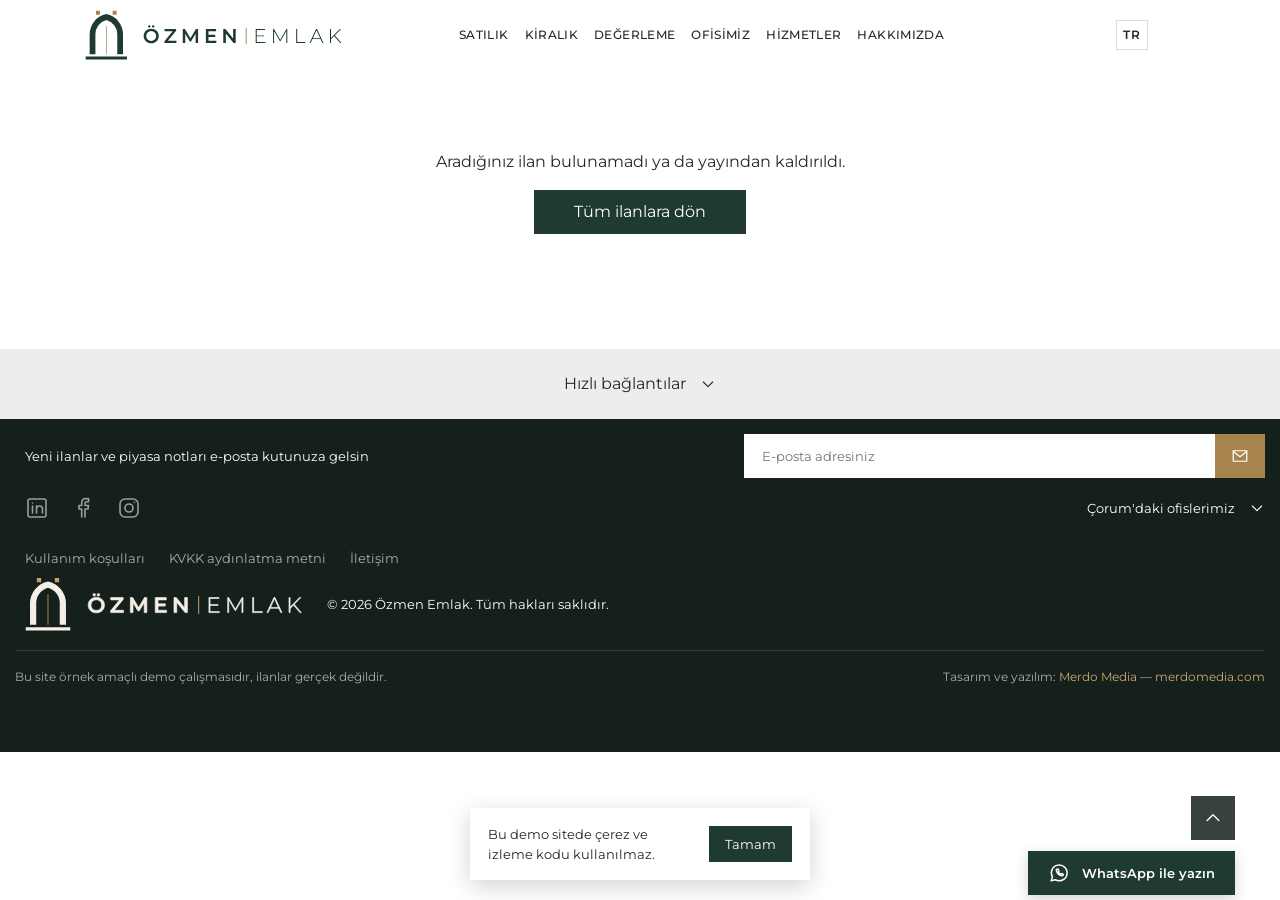
<file: ozmen-emlak/ilan.html>
<!doctype html>
<html lang="tr">
<head>
<meta charset="utf-8">
<meta name="robots" content="noindex, nofollow">
<title>İlan detayı | Özmen Emlak</title>
<meta name="description" content="Özmen Emlak Çorum ilan detayı. Demo çalışmasıdır, ilanlar gerçek değildir.">
<meta name="viewport" content="width=device-width, initial-scale=1">
<link rel="icon" href="img/favicon.svg?v=202611191407" type="image/svg+xml">
<link rel="preconnect" href="https://fonts.googleapis.com">
<link rel="preconnect" href="https://fonts.gstatic.com" crossorigin>
<link rel="stylesheet" href="https://fonts.googleapis.com/css2?family=Cormorant+Garamond:ital,wght@0,400;0,500;0,600;1,500;1,600&family=Montserrat:wght@300;400;500;600;700&display=swap">
<link rel="stylesheet" href="css/style.css?v=202611191407">
<script>document.addEventListener('error',function(e){var t=e.target;if(t&&t.tagName==='IMG'){t.classList.add('yok')}},true);</script>
</head>
<body data-sayfa="ilan">
<header id="ust" class="ust"></header>

<main id="icerik">
  <div id="ilan"></div>
</main>

<div id="alt"></div>
<script src="js/ilanlar.js?v=202611191407"></script>
<script src="js/main.js?v=202611191407"></script>
</body>
</html>
</file>
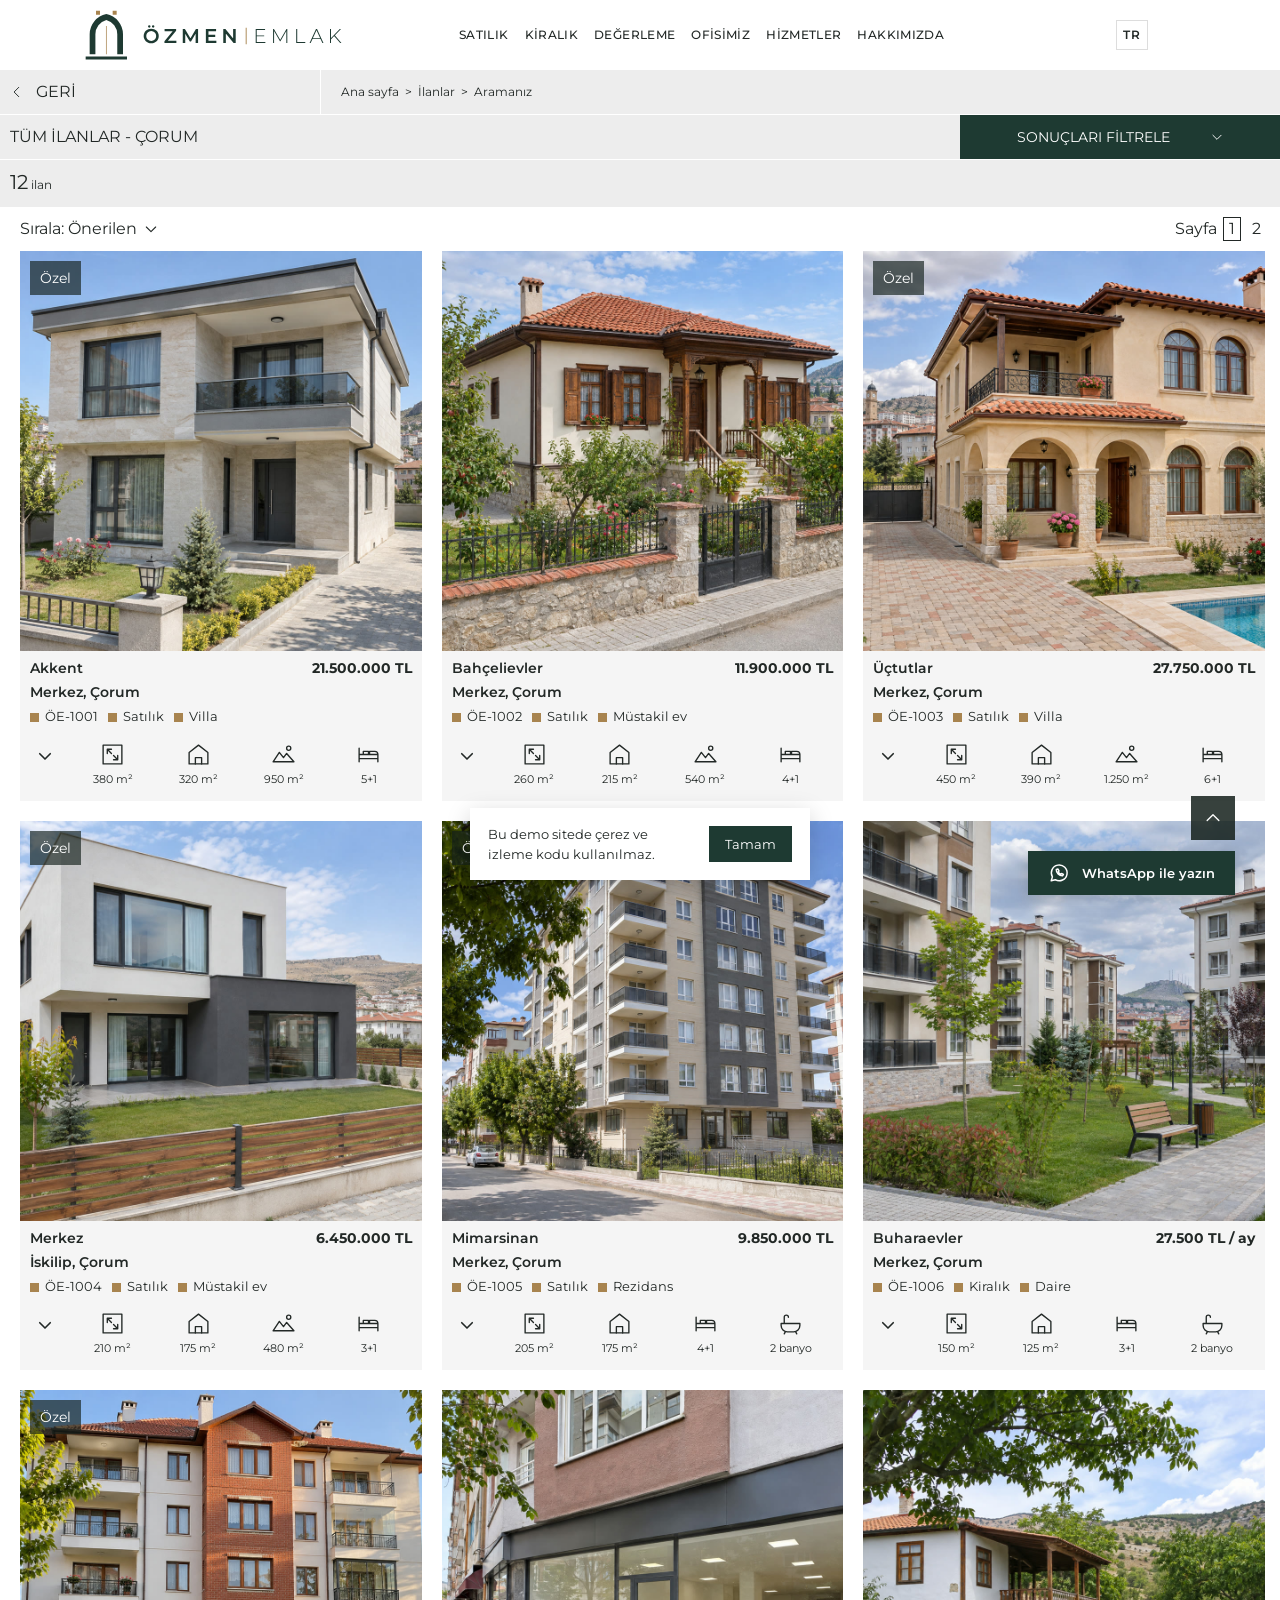
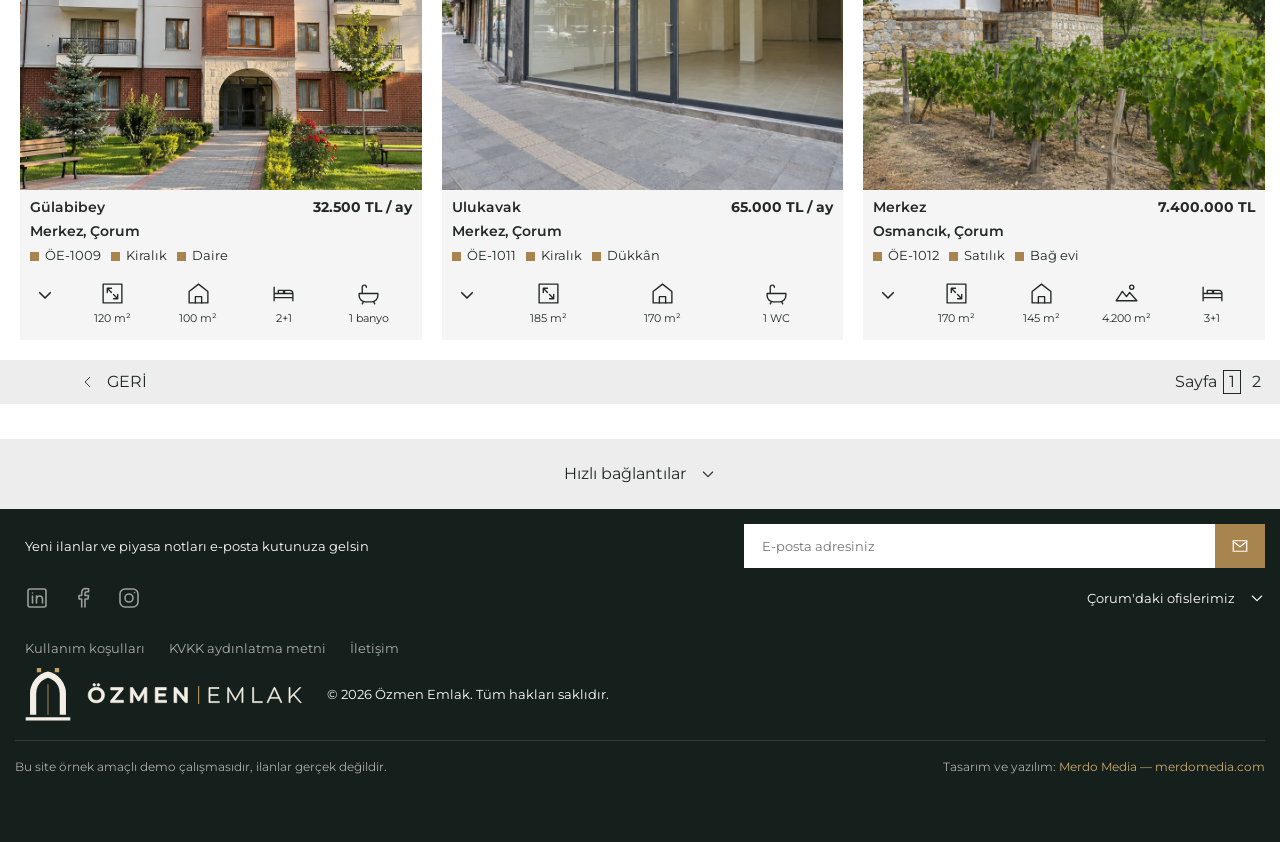
<file: ozmen-emlak/ilanlar.html>
<!doctype html>
<html lang="tr">
<head>
<meta charset="utf-8">
<meta name="robots" content="noindex, nofollow">
<title>İlanlar - Çorum | Özmen Emlak</title>
<meta name="description" content="Özmen Emlak Çorum ilanları: satılık ve kiralık villa, daire, arsa ve dükkân. Demo çalışmasıdır.">
<meta name="viewport" content="width=device-width, initial-scale=1">
<link rel="icon" href="img/favicon.svg?v=202611191407" type="image/svg+xml">
<link rel="preconnect" href="https://fonts.googleapis.com">
<link rel="preconnect" href="https://fonts.gstatic.com" crossorigin>
<link rel="stylesheet" href="https://fonts.googleapis.com/css2?family=Cormorant+Garamond:ital,wght@0,400;0,500;0,600;1,500;1,600&family=Montserrat:wght@300;400;500;600;700&display=swap">
<link rel="stylesheet" href="css/style.css?v=202611191407">
<script>document.addEventListener('error',function(e){var t=e.target;if(t&&t.tagName==='IMG'){t.classList.add('yok')}},true);</script>
</head>
<body data-sayfa="ilanlar">
<header id="ust" class="ust"></header>

<main id="icerik">
  <div class="liste-ust">
    <div class="lu-ic">
      <div class="lu-satir lu-1">
        <a class="geri" href="index.html"><svg class="ik" viewBox="0 0 24 24" aria-hidden="true"><path d="M15 4l-8 8 8 8"/></svg>Geri</a>
        <nav class="kirinti" aria-label="Sayfa yolu"><a href="index.html">Ana sayfa</a><span>&gt;</span><span id="kirinti-son">İlanlar</span><span>&gt;</span><span aria-current="page">Aramanız</span></nav>
      </div>
      <div class="lu-satir lu-2">
        <h1 id="liste-baslik">Tüm ilanlar - Çorum</h1>
        <button class="filtre-ac" type="button" aria-expanded="false" aria-controls="filtre-panel">Sonuçları filtrele <svg class="ik" viewBox="0 0 24 24" aria-hidden="true"><path d="M5 9l7 7 7-7"/></svg></button>
      </div>
      <div class="lu-satir lu-3"><p id="ilan-sayisi"></p></div>
    </div>
  </div>
  <div class="filtre-panel" id="filtre-panel" hidden></div>

  <div class="liste-arac">
    <div class="sirala"></div>
    <div class="sayfalama-yer"></div>
  </div>
  <div class="liste-izgara"></div>
  <div class="liste-alt">
    <a class="geri" href="index.html"><svg class="ik" viewBox="0 0 24 24" aria-hidden="true"><path d="M15 4l-8 8 8 8"/></svg>Geri</a>
    <div class="sayfalama-yer"></div>
  </div>
</main>

<div id="alt"></div>
<script src="js/ilanlar.js?v=202611191407"></script>
<script src="js/main.js?v=202611191407"></script>
</body>
</html>
</file>
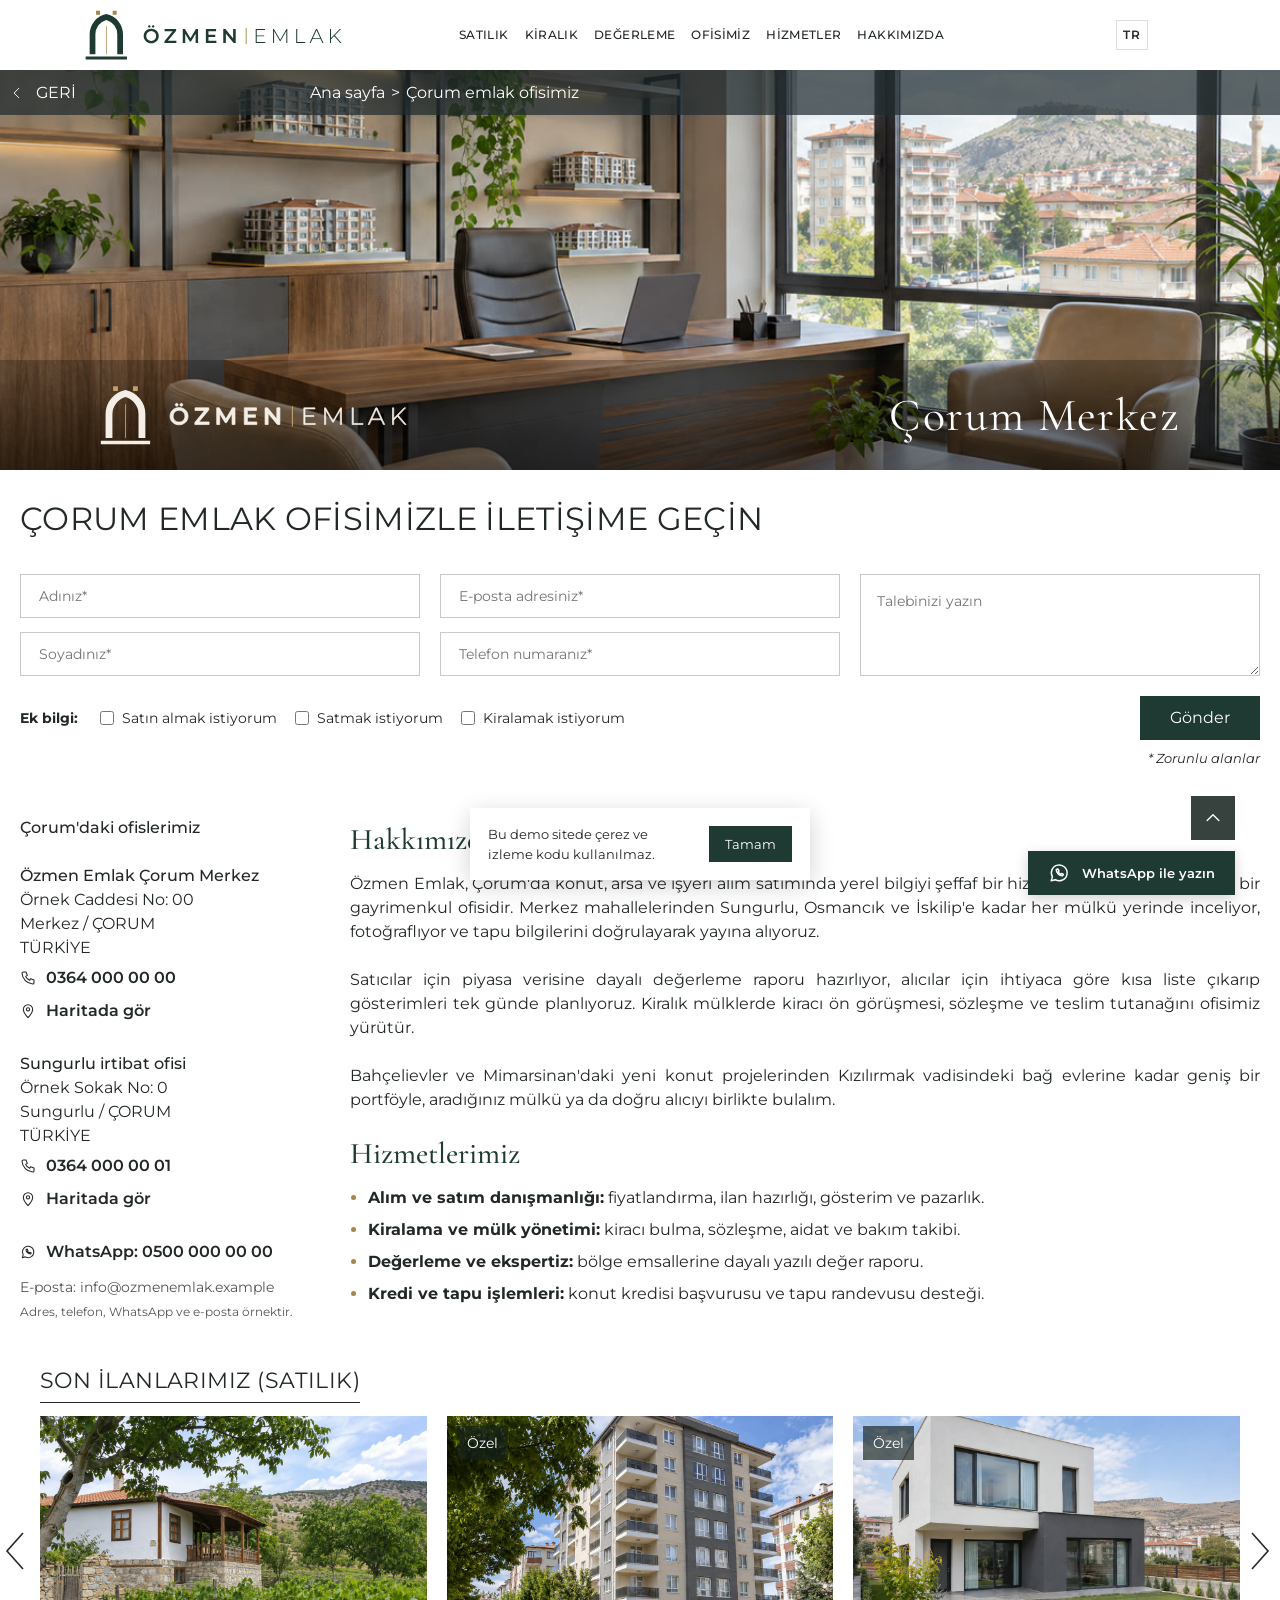
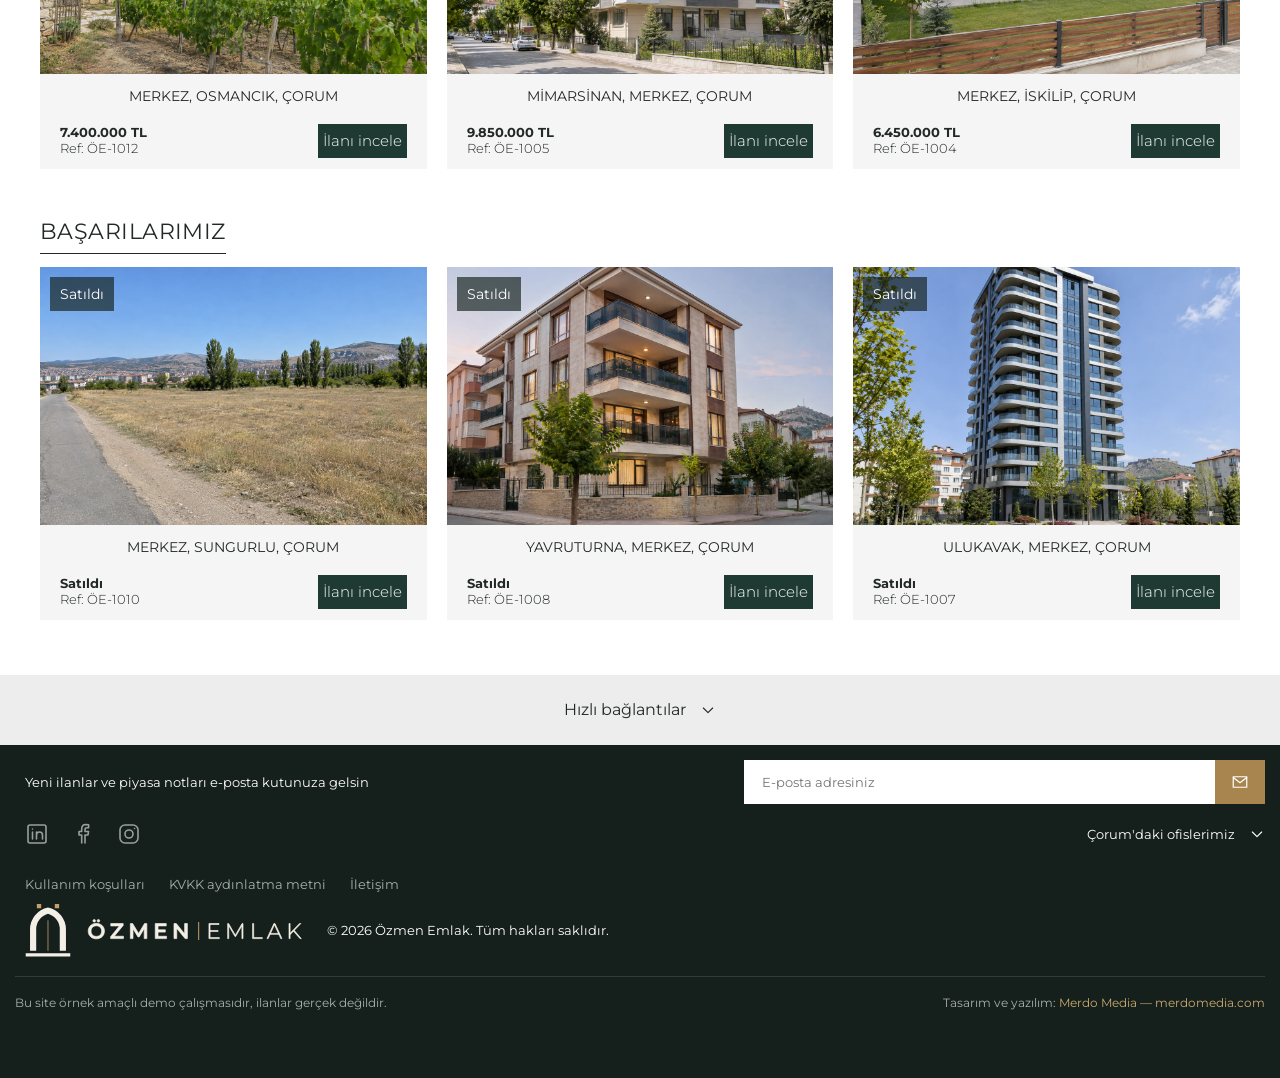
<file: ozmen-emlak/iletisim.html>
<!doctype html>
<html lang="tr">
<head>
<meta charset="utf-8">
<meta name="robots" content="noindex, nofollow">
<title>İletişim - Çorum emlak ofisimiz | Özmen Emlak</title>
<meta name="description" content="Özmen Emlak Çorum ofisi: adres, telefon ve iletişim formu. Demo çalışmasıdır.">
<meta name="viewport" content="width=device-width, initial-scale=1">
<link rel="icon" href="img/favicon.svg?v=202611191407" type="image/svg+xml">
<link rel="preconnect" href="https://fonts.googleapis.com">
<link rel="preconnect" href="https://fonts.gstatic.com" crossorigin>
<link rel="stylesheet" href="https://fonts.googleapis.com/css2?family=Cormorant+Garamond:ital,wght@0,400;0,500;0,600;1,500;1,600&family=Montserrat:wght@300;400;500;600;700&display=swap">
<link rel="stylesheet" href="css/style.css?v=202611191407">
<script>document.addEventListener('error',function(e){var t=e.target;if(t&&t.tagName==='IMG'){t.classList.add('yok')}},true);</script>
</head>
<body data-sayfa="iletisim">
<header id="ust" class="ust"></header>

<main id="icerik">
  <div class="ofis-banner">
    <div class="ust-serit koyu">
      <div class="serit-ic">
        <a class="geri" href="index.html"><svg class="ik" viewBox="0 0 24 24" aria-hidden="true"><path d="M15 4l-8 8 8 8"/></svg>Geri</a>
        <nav class="kirinti" aria-label="Sayfa yolu"><a href="index.html">Ana sayfa</a><span>&gt;</span><span aria-current="page">Çorum emlak ofisimiz</span></nav>
      </div>
    </div>
    <div class="ob-alt">
      <img src="img/logo-acik.svg?v=202611191407" alt="Özmen Emlak" width="308" height="62">
      <span class="ob-sehir">Çorum Merkez</span>
    </div>
  </div>

  <section class="iletisim" id="iletisim-formu" aria-labelledby="il-b">
    <h1 id="il-b">Çorum emlak ofisimizle iletişime geçin</h1>
    <form class="il-form" data-demo-form novalidate>
      <div class="il-alanlar">
        <input class="a-ad" type="text" name="ad" required placeholder="Adınız*" aria-label="Adınız" autocomplete="given-name">
        <input class="a-soyad" type="text" name="soyad" required placeholder="Soyadınız*" aria-label="Soyadınız" autocomplete="family-name">
        <input class="a-eposta" type="email" name="eposta" required placeholder="E-posta adresiniz*" aria-label="E-posta adresiniz" autocomplete="email">
        <input class="a-tel" type="tel" name="tel" required placeholder="Telefon numaranız*" aria-label="Telefon numaranız" autocomplete="tel">
        <textarea class="a-talep" id="talep" name="talep" placeholder="Talebinizi yazın" aria-label="Talebiniz"></textarea>
      </div>
      <div class="il-alt">
        <fieldset class="ek">
          <legend>Ek bilgi:</legend>
          <label><input type="checkbox" name="ilgi" value="alim"> Satın almak istiyorum</label>
          <label><input type="checkbox" name="ilgi" value="satis"> Satmak istiyorum</label>
          <label><input type="checkbox" name="ilgi" value="kira"> Kiralamak istiyorum</label>
        </fieldset>
        <button class="btn" type="submit">Gönder</button>
      </div>
      <p class="zorunlu">* Zorunlu alanlar</p>
      <p class="form-mesaj" role="status"></p>
    </form>
  </section>

  <section class="ofisler" id="ofisler" aria-label="Ofislerimiz ve hakkımızda">
    <div class="of-sol">
      <h2>Çorum'daki ofislerimiz</h2>
      <div class="of">
        <h3>Özmen Emlak Çorum Merkez</h3>
        <p>Örnek Caddesi No: 00<br>Merkez / ÇORUM<br>TÜRKİYE</p>
        <p class="ofis-link"><a href="tel:+903640000000"><svg class="ik" viewBox="0 0 24 24" aria-hidden="true"><path d="M5 3h4l2 5-2.5 1.5a11 11 0 0 0 6 6L16 13l5 2v4a2 2 0 0 1-2 2A17 17 0 0 1 3 5a2 2 0 0 1 2-2z"/></svg>0364 000 00 00</a></p>
        <p class="ofis-link"><a href="https://www.openstreetmap.org/search?query=%C3%87orum" target="_blank" rel="noopener"><svg class="ik" viewBox="0 0 24 24" aria-hidden="true"><path d="M12 22s7-7.2 7-12.5A7 7 0 0 0 5 9.5C5 14.8 12 22 12 22z"/><circle cx="12" cy="9.5" r="2.5"/></svg>Haritada gör</a></p>
      </div>
      <div class="of">
        <h3>Sungurlu irtibat ofisi</h3>
        <p>Örnek Sokak No: 0<br>Sungurlu / ÇORUM<br>TÜRKİYE</p>
        <p class="ofis-link"><a href="tel:+903640000001"><svg class="ik" viewBox="0 0 24 24" aria-hidden="true"><path d="M5 3h4l2 5-2.5 1.5a11 11 0 0 0 6 6L16 13l5 2v4a2 2 0 0 1-2 2A17 17 0 0 1 3 5a2 2 0 0 1 2-2z"/></svg>0364 000 00 01</a></p>
        <p class="ofis-link"><a href="https://www.openstreetmap.org/search?query=Sungurlu" target="_blank" rel="noopener"><svg class="ik" viewBox="0 0 24 24" aria-hidden="true"><path d="M12 22s7-7.2 7-12.5A7 7 0 0 0 5 9.5C5 14.8 12 22 12 22z"/><circle cx="12" cy="9.5" r="2.5"/></svg>Haritada gör</a></p>
      </div>
      <p class="ofis-link"><a href="https://wa.me/905000000000" target="_blank" rel="noopener"><svg class="ik" viewBox="0 0 24 24" aria-hidden="true"><path d="M3.5 20.5l1.3-4.3A8.6 8.6 0 1 1 7.9 19.3z"/><path d="M9 8.2c-.1 3.6 3.2 6.9 6.8 6.8l1-1.4-2-1.1-.9.8c-1.2-.5-2.2-1.5-2.7-2.7l.8-.9-1.1-2z"/></svg>WhatsApp: 0500 000 00 00</a></p>
      <p class="of-not">E-posta: info@ozmenemlak.example<br><small>Adres, telefon, WhatsApp ve e-posta örnektir.</small></p>
    </div>
    <div class="of-sag" id="hakkimizda">
      <h2>Hakkımızda</h2>
      <p>Özmen Emlak, Çorum'da konut, arsa ve işyeri alım satımında yerel bilgiyi şeffaf bir hizmet anlayışıyla birleştiren bir gayrimenkul ofisidir. Merkez mahallelerinden Sungurlu, Osmancık ve İskilip'e kadar her mülkü yerinde inceliyor, fotoğraflıyor ve tapu bilgilerini doğrulayarak yayına alıyoruz.</p>
      <p>Satıcılar için piyasa verisine dayalı değerleme raporu hazırlıyor, alıcılar için ihtiyaca göre kısa liste çıkarıp gösterimleri tek günde planlıyoruz. Kiralık mülklerde kiracı ön görüşmesi, sözleşme ve teslim tutanağını ofisimiz yürütür.</p>
      <p>Bahçelievler ve Mimarsinan'daki yeni konut projelerinden Kızılırmak vadisindeki bağ evlerine kadar geniş bir portföyle, aradığınız mülkü ya da doğru alıcıyı birlikte bulalım.</p>
      <h2 id="hizmetler">Hizmetlerimiz</h2>
      <ul class="hizmet-liste">
        <li><strong>Alım ve satım danışmanlığı:</strong> fiyatlandırma, ilan hazırlığı, gösterim ve pazarlık.</li>
        <li><strong>Kiralama ve mülk yönetimi:</strong> kiracı bulma, sözleşme, aidat ve bakım takibi.</li>
        <li><strong>Değerleme ve ekspertiz:</strong> bölge emsallerine dayalı yazılı değer raporu.</li>
        <li><strong>Kredi ve tapu işlemleri:</strong> konut kredisi başvurusu ve tapu randevusu desteği.</li>
      </ul>
    </div>
  </section>

  <section class="blok">
    <h2 class="blok-baslik"><a href="ilanlar.html?islem=satilik">Son ilanlarımız (satılık)</a></h2>
    <div class="kaydirici" data-kaydirici="satilik"></div>
  </section>

  <section class="blok">
    <h2 class="blok-baslik"><a href="ilanlar.html?durum=satildi">Başarılarımız</a></h2>
    <div class="kaydirici" data-kaydirici="satildi"></div>
  </section>
</main>

<div id="alt"></div>
<script src="js/ilanlar.js?v=202611191407"></script>
<script src="js/main.js?v=202611191407"></script>
</body>
</html>
</file>
<file: ozmen-emlak-corum/css/style.css>
/* =====================================================================
   Özmen Emlak – ortak stil (demo prototip)
   KURAL: kaydırmaya bağlı animasyon yok, yatay kayan şerit yok.
   Animasyonlar yalnızca sayfa açılışı, zamanlayıcı, hover veya tıklama ile.

   Yeniden kullanılabilir bileşen sınıfları (diğer sayfalar için):
   Düzen     .container  .section  .section-alt  .section-dark  .section-head
             .grid  .grid-2  .grid-3  .grid-4  .split (görsel + metin)  .page-hero
   Tipografi .eyebrow (küçük büyük harf etiket)  .lead  .note  .muted
   Düğme     .btn  .btn-primary  .btn-outline  .btn-light  .btn-sm  .btn-row  .link-arrow
   Rozet     .badge  .badge-accent  .badge-outline  .badges
   Kart      .listing-card  .agent-card  .project-card  .blog-card  .area-card
             (ortak iç parçalar: .card-media  .card-body  .card-title  .card-price  .card-meta)
   Sekme     [data-tabs] > [role=tablist].tab-list > button[role=tab].tab-btn (aria-controls)
             + [role=tabpanel].tab-panel  (main.js yönetir; .tab-list-light koyu zemin için)
   Slayt     [data-slider data-interval=7000] > .slide (+ [data-prev] [data-next] [data-count])
   Dönen     <span data-rotate="kelime1|kelime2|kelime3"> zamanlayıcıyla değişen kelime
   Rakamlar  .stats > .stat > .stat-num + .stat-label  (sabit, sayaç animasyonu yok)
   Form      form[data-demo-form] (sahte başarı mesajı)  .form-grid  .field  .check  .form-success
   Harita    .map (Leaflet kabı, yükseklik verir)
   Diğer     .breadcrumb  .feature-list  .spec-table  .wa-float  .lightbox
   Otomatik doldurma: <div class="grid grid-4" data-render="agents|projects|blog|areas|listings"
             data-limit="4" data-preset="yeni|dusen|alti3m|mustakil|ticari"></div>
   ===================================================================== */

:root {
  --bg: #F6F1E7;
  --bg-alt: #EEE6D6;
  --card: #FFFCF6;
  --ink: #14302B;
  --ink-soft: #3F534E;
  --muted: #56655F;
  --line: #DCD2BF;
  --accent: #B5532E;
  --accent-dark: #93411F;
  --dark: #102824;
  --img-bg: #E3DACA;
  --ff-head: 'Playfair Display', Georgia, 'Times New Roman', serif;
  --ff-body: 'Inter', system-ui, -apple-system, 'Segoe UI', Roboto, sans-serif;
  --radius: 10px;
  --gutter: 16px;
  --max: 1320px;
  --header-h: 68px;
  --shadow: 0 12px 32px rgba(20, 48, 43, .08);
}
@media (min-width: 768px) { :root { --gutter: 32px; --header-h: 76px; } }

/* ---------- Temel ---------- */
*, *::before, *::after { box-sizing: border-box; }
[hidden] { display: none !important; }
html { -webkit-text-size-adjust: 100%; }
body {
  margin: 0; padding-top: var(--header-h);
  background: var(--bg); color: var(--ink);
  font: 400 16px/1.65 var(--ff-body);
  overflow-x: hidden;
}
img { display: block; max-width: 100%; height: auto; }
img.is-missing { opacity: 0; } /* henüz üretilmemiş görsel: kabın nötr zemini görünür */
a { color: inherit; }
h1, h2, h3, h4 { font-family: var(--ff-head); font-weight: 500; line-height: 1.15; margin: 0 0 .5em; letter-spacing: -.01em; font-variant-numeric: lining-nums; }
h1 { font-size: clamp(2.1rem, 5vw, 3.6rem); }
h2 { font-size: clamp(1.7rem, 3.4vw, 2.6rem); }
h3 { font-size: 1.25rem; }
p { margin: 0 0 1em; }
button, input, select, textarea { font: inherit; color: inherit; }
:focus-visible { outline: 2px solid var(--accent); outline-offset: 3px; border-radius: 4px; }
.visually-hidden { position: absolute !important; width: 1px; height: 1px; overflow: hidden; clip: rect(0 0 0 0); white-space: nowrap; }
.skip-link { position: absolute; left: 8px; top: -60px; z-index: 200; background: var(--ink); color: #fff; padding: 10px 16px; border-radius: 999px; }
.skip-link:focus { top: 8px; }

/* ---------- Düzen ---------- */
.container { width: min(100% - 2 * var(--gutter), var(--max)); margin-inline: auto; }
.section { padding-block: clamp(56px, 8vw, 112px); }
.section-alt { background: var(--bg-alt); }
.section-dark { background: var(--ink); color: var(--bg); }
.section-dark .eyebrow { color: #E7A684; }
.section-head { display: flex; flex-wrap: wrap; align-items: end; justify-content: space-between; gap: 16px 32px; margin-bottom: clamp(24px, 4vw, 44px); }
.section-head h2 { margin: 0; max-width: 18ch; }
.section-head > div { max-width: 640px; }
.grid { display: grid; gap: clamp(16px, 2.2vw, 28px); grid-template-columns: 1fr; }
@media (min-width: 640px) { .grid-2, .grid-3, .grid-4 { grid-template-columns: repeat(2, 1fr); } }
@media (min-width: 1024px) { .grid-3 { grid-template-columns: repeat(3, 1fr); } .grid-4 { grid-template-columns: repeat(4, 1fr); } }
.split { display: grid; gap: clamp(24px, 4vw, 64px); align-items: center; }
@media (min-width: 900px) { .split { grid-template-columns: 1fr 1fr; } }
.split-media { background: var(--img-bg); border-radius: var(--radius); overflow: hidden; aspect-ratio: 3 / 2; }
.split-media img { width: 100%; height: 100%; object-fit: cover; }

.page-hero { padding-block: clamp(40px, 6vw, 80px) clamp(24px, 3vw, 40px); border-bottom: 1px solid var(--line); }
.page-hero h1 { max-width: 20ch; }
.page-hero .lead { max-width: 60ch; }

/* ---------- Tipografi ---------- */
.eyebrow { font: 600 .72rem/1.4 var(--ff-body); letter-spacing: .16em; text-transform: uppercase; color: var(--accent-dark); margin: 0 0 .9em; }
.lead { font-size: clamp(1.05rem, 1.6vw, 1.2rem); color: var(--ink-soft); }
.note, .muted { color: var(--muted); font-size: .875rem; }
.link-arrow { font: 600 .78rem var(--ff-body); letter-spacing: .14em; text-transform: uppercase; text-decoration: none; border-bottom: 1px solid currentColor; padding-bottom: 2px; white-space: nowrap; }
.link-arrow::after { content: ' →'; }
.link-arrow:hover { color: var(--accent-dark); }

/* ---------- Düğmeler ---------- */
.btn {
  display: inline-flex; align-items: center; justify-content: center; gap: 8px;
  min-height: 46px; padding: 0 26px; border-radius: 999px; border: 1px solid transparent;
  font: 600 .78rem/1 var(--ff-body); letter-spacing: .12em; text-transform: uppercase;
  text-decoration: none; cursor: pointer; transition: background-color .2s, color .2s, border-color .2s, transform .2s;
}
.btn:hover { transform: translateY(-1px); }
.btn-primary { background: var(--accent); color: #fff; }
.btn-primary:hover { background: var(--accent-dark); }
.btn-outline { border-color: currentColor; background: transparent; }
.btn-outline:hover { background: var(--ink); color: var(--bg); border-color: var(--ink); }
.btn-light { background: var(--bg); color: var(--ink); }
.btn-light:hover { background: #fff; }
.btn-sm { min-height: 44px; padding: 0 18px; font-size: .7rem; }
.btn-row { display: flex; flex-wrap: wrap; gap: 10px; }
.link-btn { background: none; border: 0; padding: 0; text-decoration: underline; cursor: pointer; color: var(--accent-dark); }

/* ---------- Rozetler ---------- */
.badges { display: flex; flex-wrap: wrap; gap: 6px; }
.badge { display: inline-block; padding: 5px 10px; border-radius: 999px; background: var(--ink); color: var(--bg); font: 600 .64rem/1.2 var(--ff-body); letter-spacing: .1em; text-transform: uppercase; }
.badge-accent { background: var(--accent); color: #fff; }
.badge-outline { background: transparent; color: var(--accent-dark); border: 1px solid currentColor; }

/* ---------- Üst menü (her sayfada aynı) ---------- */
.site-header { position: fixed; inset: 0 0 auto; z-index: 100; height: var(--header-h); background: rgba(16, 40, 36, .94); color: var(--bg); backdrop-filter: blur(8px); }
.header-inner { height: 100%; display: flex; align-items: center; justify-content: space-between; gap: 24px; }
.brand { text-decoration: none; display: inline-flex; align-items: center; }
.brand-word { font: 500 1.15rem/1 var(--ff-head); letter-spacing: .26em; white-space: nowrap; }
@media (min-width: 768px) { .brand-word { font-size: 1.3rem; } }
.nav-toggle { display: inline-flex; align-items: center; gap: 10px; background: none; border: 1px solid rgba(246, 241, 231, .4); color: inherit; border-radius: 999px; padding: 9px 16px; min-height: 44px; cursor: pointer; font: 600 .7rem var(--ff-body); letter-spacing: .14em; text-transform: uppercase; }
.nav-toggle-icon, .nav-toggle-icon::before, .nav-toggle-icon::after { display: block; width: 16px; height: 1.5px; background: currentColor; position: relative; transition: transform .2s; }
.nav-toggle-icon::before, .nav-toggle-icon::after { content: ''; position: absolute; left: 0; }
.nav-toggle-icon::before { top: -5px; } .nav-toggle-icon::after { top: 5px; }
.nav-open .nav-toggle-icon { background: transparent; }
.nav-open .nav-toggle-icon::before { transform: translateY(5px) rotate(45deg); }
.nav-open .nav-toggle-icon::after { transform: translateY(-5px) rotate(-45deg); }
.main-nav ul { list-style: none; margin: 0; padding: 0; }
.main-nav a { text-decoration: none; font: 500 .74rem/1 var(--ff-body); letter-spacing: .13em; text-transform: uppercase; }
.main-nav a[aria-current="page"] { color: #F0B595; }
@media (max-width: 1139px) {
  .main-nav { display: none; position: fixed; inset: var(--header-h) 0 auto; background: var(--dark); max-height: calc(100dvh - var(--header-h)); overflow-y: auto; border-top: 1px solid rgba(246, 241, 231, .12); }
  .nav-open .main-nav { display: block; animation: fade-in .2s ease-out; }
  .main-nav ul { width: min(100% - 2 * var(--gutter), var(--max)); margin: 0 auto; padding: 12px 0 24px; }
  .main-nav a { display: block; padding: 16px 0; border-bottom: 1px solid rgba(246, 241, 231, .1); font-size: .85rem; }
}
@media (min-width: 1140px) {
  .nav-toggle { display: none; }
  .main-nav ul { display: flex; gap: clamp(18px, 1.8vw, 30px); }
  .main-nav a { padding: 8px 0; border-bottom: 1px solid transparent; transition: border-color .2s; }
  .main-nav a:hover, .main-nav a[aria-current="page"] { border-color: currentColor; }
}

/* ---------- Altbilgi ---------- */
.site-footer { border-top: 1px solid rgba(246, 241, 231, .14); background: var(--ink); color: rgba(246, 241, 231, .82); padding-top: clamp(56px, 7vw, 88px); font-size: .9rem; }
.site-footer a { text-decoration: none; }
.site-footer a:hover { color: #fff; text-decoration: underline; }
.footer-grid { display: grid; gap: 36px 24px; grid-template-columns: 1fr 1fr; }
@media (max-width: 639px) { .footer-grid > :first-child, .footer-grid > :last-child { grid-column: 1 / -1; } }
@media (min-width: 1024px) { .footer-grid { grid-template-columns: 1.5fr 1fr 1fr 1fr 1.3fr; } }
.footer-brand .brand { color: var(--bg); margin-bottom: 18px; }
.site-footer h3 { font: 600 .72rem/1.4 var(--ff-body); letter-spacing: .16em; text-transform: uppercase; color: #E7A684; margin-bottom: 16px; }
.site-footer ul { list-style: none; margin: 0; padding: 0; display: grid; gap: 10px; }
.footer-bottom { margin-top: 48px; padding: 22px 0 28px; border-top: 1px solid rgba(246, 241, 231, .14); display: flex; flex-wrap: wrap; gap: 10px 28px; justify-content: space-between; font-size: .8rem; color: rgba(246, 241, 231, .7); }
.footer-bottom p { margin: 0; }
.demo-note { color: #F0C2A8; }

/* ---------- WhatsApp düğmesi (sabit) ---------- */
.wa-float { position: fixed; right: 16px; bottom: 16px; z-index: 90; display: inline-flex; align-items: center; gap: 10px; height: 56px; padding: 0 16px; border-radius: 999px; background: #1F7A4D; color: #fff; text-decoration: none; box-shadow: 0 10px 24px rgba(0, 0, 0, .22); font: 600 .78rem var(--ff-body); letter-spacing: .06em; transition: transform .2s, background-color .2s; }
.wa-float:hover { transform: translateY(-2px); background: #17633E; }
.wa-float svg { width: 26px; height: 26px; flex: none; }
@media (max-width: 639px) { .wa-float { width: 56px; padding: 0; justify-content: center; } .wa-float span { position: absolute; width: 1px; height: 1px; overflow: hidden; clip: rect(0 0 0 0); } }

/* ---------- Kartlar (ortak) ---------- */
.card-media { position: relative; background: var(--img-bg); border-radius: var(--radius); overflow: hidden; aspect-ratio: 4 / 3; }
.card-media img { width: 100%; height: 100%; object-fit: cover; transition: transform .5s ease; }
.card-media .badges { position: absolute; left: 12px; top: 12px; }
.card-body { padding: 16px 2px 4px; }
.card-title { font-size: 1.15rem; margin: 0 0 6px; }
.card-price { font: 600 1.15rem/1.3 var(--ff-body); margin: 0 0 4px; }
.card-meta { color: var(--muted); font-size: .88rem; margin: 0; }
.card-body .eyebrow { margin-bottom: 8px; }

.listing-card { display: block; text-decoration: none; }
.listing-card:hover .card-media img { transform: scale(1.04); }
.listing-card:hover .card-title { text-decoration: underline; text-underline-offset: 3px; }

.agent-card .card-media { aspect-ratio: 4 / 5; }
.agent-card .card-title { margin-bottom: 2px; }
.agent-card .eyebrow { margin-bottom: 8px; letter-spacing: .1em; }
.agent-card .btn-row { margin-top: 14px; }

.project-card .card-media { aspect-ratio: 3 / 2; }
.project-card dl { display: grid; grid-template-columns: 1fr 1fr; gap: 10px 16px; margin: 14px 0 0; font-size: .88rem; }
.project-card dt { color: var(--muted); font-size: .72rem; letter-spacing: .1em; text-transform: uppercase; }
.project-card dd { margin: 2px 0 0; font-weight: 600; }

.blog-card .card-media { aspect-ratio: 8 / 5; }
.blog-card .card-title { font-size: 1.25rem; }

.area-card { position: relative; display: block; text-decoration: none; color: #fff; border-radius: var(--radius); overflow: hidden; background: var(--img-bg); aspect-ratio: 3 / 4; }
.area-card img { width: 100%; height: 100%; object-fit: cover; transition: transform .6s ease; }
.area-card::after { content: ''; position: absolute; inset: 0; background: linear-gradient(to top, rgba(10, 28, 25, .85), rgba(10, 28, 25, 0) 60%); }
.area-card:hover img { transform: scale(1.05); }
.area-info { position: absolute; z-index: 1; inset: auto 0 0; padding: 18px; }
.area-info h3 { margin: 0 0 4px; font-size: clamp(1.1rem, 2vw, 1.5rem); }
.area-info p { margin: 0; font-size: .85rem; line-height: 1.45; opacity: .9; }
.area-grid { grid-template-columns: repeat(2, 1fr); }
@media (min-width: 1024px) { .area-grid { grid-template-columns: repeat(3, 1fr); } }
@media (max-width: 479px) { .area-info p { display: none; } .area-info { padding: 12px; } }

/* ---------- Sekmeler ---------- */
.tab-list { display: flex; flex-wrap: wrap; gap: 8px; margin-bottom: 28px; }
.tab-btn { min-height: 44px; padding: 0 18px; border-radius: 999px; border: 1px solid var(--line); background: transparent; cursor: pointer; font: 600 .72rem/1 var(--ff-body); letter-spacing: .12em; text-transform: uppercase; color: var(--ink-soft); transition: background-color .2s, color .2s, border-color .2s; }
@media (max-width: 479px) { .tab-btn { padding: 0 14px; letter-spacing: .08em; } }
.tab-btn:hover { border-color: var(--ink); color: var(--ink); }
.tab-btn[aria-selected="true"] { background: var(--ink); border-color: var(--ink); color: var(--bg); }
.tab-list-light .tab-btn { border-color: rgba(246, 241, 231, .45); color: var(--bg); }
.tab-list-light .tab-btn[aria-selected="true"] { background: var(--bg); color: var(--ink); border-color: var(--bg); }
.tab-panel:not([hidden]) { animation: fade-in .35s ease-out; }
.tab-foot { margin-top: 28px; }

@keyframes fade-in { from { opacity: 0; } to { opacity: 1; } }
@keyframes rise-in { from { opacity: 0; transform: translateY(14px); } to { opacity: 1; transform: none; } }

/* ---------- Ana sayfa kapağı (video) ---------- */
.hero { position: relative; margin-top: calc(-1 * var(--header-h)); min-height: 100svh; display: flex; align-items: center; color: #fff; background: var(--dark); overflow: hidden; }
.hero-video { position: absolute; inset: 0; width: 100%; height: 100%; object-fit: cover; }
.hero::after { content: ''; position: absolute; inset: 0; background: linear-gradient(180deg, rgba(8, 22, 20, .55) 0%, rgba(8, 22, 20, .25) 40%, rgba(8, 22, 20, .75) 100%); }
.hero-inner { position: relative; z-index: 1; padding-block: calc(var(--header-h) + 40px) 64px; animation: rise-in .9s ease-out both; }
.hero .eyebrow { color: #F3C6AD; }
.hero h1 { max-width: 15ch; font-size: clamp(2.3rem, 6vw, 4.6rem); margin-bottom: .35em; }
.hero-sub { max-width: 52ch; font-size: clamp(1rem, 1.6vw, 1.2rem); opacity: .92; margin-bottom: 32px; }
.video-toggle { position: absolute; z-index: 2; left: var(--gutter); bottom: 20px; background: rgba(0, 0, 0, .35); color: #fff; border: 1px solid rgba(255, 255, 255, .4); border-radius: 999px; padding: 8px 16px; min-height: 44px; font: 600 .66rem var(--ff-body); letter-spacing: .12em; text-transform: uppercase; cursor: pointer; }

.search-box { max-width: 880px; background: rgba(246, 241, 231, .97); color: var(--ink); border-radius: 18px; padding: 10px 10px 18px; box-shadow: 0 24px 60px rgba(0, 0, 0, .25); }
.search-tabs { display: flex; gap: 4px; padding: 4px; margin-bottom: 8px; }
.search-tabs .tab-btn { border: 0; flex: 1 1 0; max-width: 160px; }
.search-form { display: grid; gap: 12px; padding: 0 8px; grid-template-columns: 1fr 1fr; }
.search-form > .field:first-of-type, .search-form .btn { grid-column: 1 / -1; }
@media (min-width: 860px) { .search-form { grid-template-columns: 1.4fr 1fr 1fr auto; align-items: end; } .search-form > .field:first-of-type, .search-form .btn { grid-column: auto; } }
.search-form .btn { min-height: 50px; }

/* ---------- Form ---------- */
.field { display: grid; gap: 6px; }
.field > span, .field-label { font: 600 .68rem/1.3 var(--ff-body); letter-spacing: .12em; text-transform: uppercase; color: var(--ink-soft); }
.field input, .field select, .field textarea {
  width: 100%; min-height: 48px; padding: 10px 14px; border: 1px solid var(--line); border-radius: 10px; background: #fff; color: var(--ink);
}
.field textarea { min-height: 120px; resize: vertical; }
.field input:focus, .field select:focus, .field textarea:focus { outline: 2px solid var(--accent); outline-offset: 0; border-color: transparent; }
.form-grid { display: grid; gap: 16px; }
@media (min-width: 640px) { .form-grid { grid-template-columns: 1fr 1fr; } .form-grid .full { grid-column: 1 / -1; } }
.check { display: flex; gap: 10px; align-items: flex-start; font-size: .85rem; color: var(--ink-soft); cursor: pointer; }
.check input { width: 18px; height: 18px; margin-top: 2px; accent-color: var(--accent); flex: none; }
.form-success { margin-top: 16px; padding: 14px 18px; border-radius: 10px; background: #E1EEE6; color: #154330; border-left: 4px solid #2E7D57; animation: fade-in .3s ease-out; }
.section-dark .form-success { background: rgba(255, 255, 255, .1); color: #fff; }

/* ---------- Öne çıkan slayt ---------- */
.slider { position: relative; }
.slide { display: none; }
.slide.is-active { display: grid; animation: fade-in .6s ease-out; }
.feature-slide { gap: 0; background: var(--card); border-radius: 16px; overflow: hidden; box-shadow: var(--shadow); text-decoration: none; }
@media (min-width: 900px) { .feature-slide { grid-template-columns: 1.6fr 1fr; min-height: 520px; } }
.feature-media { background: var(--img-bg); aspect-ratio: 16 / 10; overflow: hidden; }
@media (min-width: 900px) { .feature-media { aspect-ratio: auto; } }
.feature-media img { width: 100%; height: 100%; object-fit: cover; }
.feature-info { padding: clamp(24px, 4vw, 48px); display: flex; flex-direction: column; justify-content: center; gap: 4px; }
.feature-info h3 { font-size: clamp(1.5rem, 2.6vw, 2.1rem); margin: 12px 0 8px; }
.feature-info .card-price { font-size: 1.4rem; margin: 10px 0 4px; }
.feature-info .btn-row { margin-top: 20px; }
/* Oklar yalnız fotoğraf alanında: .slider-nav fotoğraf kutusunu örter (mobil 16/10 üst şerit, masaüstü sol 1.6fr sütun) */
.slider-stage { position: relative; }
.slider-nav { position: absolute; top: 0; left: 0; width: 100%; aspect-ratio: 16 / 10; pointer-events: none; }
@media (min-width: 900px) { .slider-nav { bottom: 0; width: calc(100% * 1.6 / 2.6); aspect-ratio: auto; } }
.slider-btn { pointer-events: auto; position: absolute; top: 50%; z-index: 2; width: 50px; height: 50px; padding: 0; border-radius: 50%; border: 1px solid rgba(255, 255, 255, .7); background: rgba(255, 252, 246, .6); -webkit-backdrop-filter: blur(12px) saturate(140%); backdrop-filter: blur(12px) saturate(140%); color: var(--ink); box-shadow: 0 6px 22px rgba(20, 48, 43, .18); cursor: pointer; display: grid; place-items: center; transform: translateY(-50%); transition: background-color .2s ease, color .2s ease, transform .2s ease, box-shadow .2s ease; }
.slider-btn[data-prev] { left: 16px; }
.slider-btn[data-next] { right: 16px; }
.slider-btn:hover { background: var(--card); transform: translateY(-50%) scale(1.05); box-shadow: 0 10px 28px rgba(20, 48, 43, .26); }
.slider-btn:focus-visible { outline: 2px solid var(--accent); outline-offset: 3px; border-radius: 50%; }
.slider-count { margin: 18px 0 0; font: 500 .72rem/1 var(--ff-body); letter-spacing: .24em; color: var(--ink-soft); text-align: center; font-variant-numeric: tabular-nums; }
@media (prefers-reduced-motion: reduce) { .slider-btn:hover { transform: translateY(-50%); } }

/* ---------- Çorum Rehberi bandı (sabit görsel, parallax yok) ---------- */
.band { position: relative; min-height: clamp(520px, 60vw, 680px); display: flex; align-items: center; color: #fff; background: var(--dark); overflow: hidden; }
.band-media { position: absolute; inset: 0; margin: 0; }
.band-media img { width: 100%; height: 100%; object-fit: cover; }
@media (max-width: 767px) { .band-media img { object-position: 70% center; } }
.band-media figcaption { position: absolute; right: var(--gutter); bottom: 16px; font-size: .78rem; opacity: .85; z-index: 1; }
.band::after { content: ''; position: absolute; inset: 0; background: linear-gradient(90deg, rgba(8, 22, 20, .82), rgba(8, 22, 20, .2)); pointer-events: none; }
.band-inner { position: relative; z-index: 2; padding-block: 56px; }
.band-card { max-width: 520px; }
.band-card .eyebrow { color: #F3C6AD; }
.band-card .tab-list { margin: 24px 0; }

/* ---------- Rakamlar ---------- */
.stats { display: grid; gap: 20px; grid-template-columns: repeat(2, 1fr); }
@media (min-width: 900px) { .stats { grid-template-columns: repeat(var(--cols, 3), 1fr); } }
.stat { border-top: 1px solid var(--line); padding-top: 16px; }
.stat-num { display: block; font: 500 clamp(1.6rem, 3vw, 2.6rem)/1.1 var(--ff-head); font-variant-numeric: lining-nums; margin-bottom: 6px; }
.stat-label { font-size: .85rem; color: var(--muted); }
.section-dark .stat { border-color: rgba(246, 241, 231, .2); }
.section-dark .stat-label { color: rgba(246, 241, 231, .75); }

/* ---------- Bülten ---------- */
.newsletter { display: grid; gap: 24px; align-items: center; }
@media (min-width: 900px) { .newsletter { grid-template-columns: 1fr 1fr; } }
.newsletter-row { display: flex; flex-wrap: wrap; gap: 10px; margin-bottom: 14px; }
.newsletter-row .field { flex: 1 1 240px; }

/* ---------- İlan listesi: filtre çubuğu ---------- */
.filter-bar { display: grid; gap: 12px; grid-template-columns: repeat(2, 1fr); align-items: end; }
@media (min-width: 768px) { .filter-bar { grid-template-columns: repeat(3, 1fr); } }
@media (min-width: 1140px) { .filter-bar { grid-template-columns: repeat(6, 1fr) auto; } }
.filter-bar .field select { min-height: 44px; }
.filter-more { margin-top: 16px; padding: 20px; border: 1px solid var(--line); border-radius: 14px; background: var(--card); display: grid; gap: 16px; grid-template-columns: 1fr; animation: fade-in .25s ease-out; }
@media (min-width: 768px) { .filter-more { grid-template-columns: repeat(4, 1fr); align-items: end; } }
.filter-actions { display: flex; gap: 10px; grid-column: 1 / -1; }
@media (min-width: 1140px) { .filter-actions { grid-column: auto; } }
.toolbar { display: flex; flex-wrap: wrap; gap: 12px 20px; align-items: center; justify-content: space-between; padding: 18px 0; margin: 24px 0 28px; border-block: 1px solid var(--line); }
.result-count { font-weight: 600; margin: 0; }
.toolbar-right { display: flex; flex-wrap: wrap; gap: 12px; align-items: center; }
.toolbar .field { grid-auto-flow: column; align-items: center; gap: 10px; }
.toolbar .field select { min-height: 44px; width: auto; }
.view-toggle { display: inline-flex; border: 1px solid var(--line); border-radius: 999px; padding: 3px; }
.view-toggle button { border: 0; background: none; border-radius: 999px; padding: 12px 16px; min-height: 44px; cursor: pointer; font: 600 .7rem var(--ff-body); letter-spacing: .12em; text-transform: uppercase; color: var(--ink-soft); }
.view-toggle button[aria-pressed="true"] { background: var(--ink); color: var(--bg); }
.empty { padding: 40px 0; grid-column: 1 / -1; }

/* ---------- Harita (Leaflet) ---------- */
.map { height: clamp(420px, 70vh, 680px); border-radius: 14px; overflow: hidden; background: var(--img-bg); border: 1px solid var(--line); z-index: 0; }
.map-pin { width: 0 !important; height: 0 !important; }
.map-pin span { position: absolute; transform: translate(-50%, -100%); white-space: nowrap; background: var(--ink); color: var(--bg); font: 600 12px/1 var(--ff-body); padding: 7px 10px; border-radius: 999px; box-shadow: 0 4px 10px rgba(0, 0, 0, .25); }
.map-pin:hover span { background: var(--accent); }
.map-pop { display: grid; gap: 4px; width: 200px; text-decoration: none; color: var(--ink) !important; font-family: var(--ff-body); }
.map-pop img { width: 100%; aspect-ratio: 4 / 3; object-fit: cover; border-radius: 6px; background: var(--img-bg); }
.map-pop strong { font-size: 14px; }
.map-pop span { font-size: 12px; color: var(--muted); }

/* ---------- İlan detay ---------- */
.gallery-wrap { position: relative; }
.gallery { display: grid; gap: 8px; }
.gallery-item { border: 0; padding: 0; background: var(--img-bg); cursor: zoom-in; border-radius: 8px; overflow: hidden; aspect-ratio: 4 / 3; }
.gallery-item img { width: 100%; height: 100%; object-fit: cover; transition: transform .4s ease; }
.gallery-item:hover img { transform: scale(1.03); }
.gallery-item:nth-of-type(n+2) { display: none; }
@media (min-width: 768px) {
  .gallery { grid-template-columns: 2fr 1fr 1fr; grid-template-rows: repeat(2, minmax(0, 1fr)); height: clamp(380px, 46vw, 580px); }
  .gallery-item { aspect-ratio: auto; }
  .gallery-item:first-of-type { grid-row: span 2; }
  .gallery-item:nth-of-type(-n+5) { display: block; }
}
.gallery-all { position: absolute; right: 14px; bottom: 14px; }
.plan-box { background: #fff; border-radius: 14px; border: 1px solid var(--line); padding: 20px; display: grid; place-items: center; min-height: 320px; }
.plan-box img { max-height: 560px; width: auto; }

.breadcrumb { font-size: .82rem; color: var(--muted); margin: 28px 0 18px; }
.breadcrumb a { text-decoration: none; }
.breadcrumb a:hover { text-decoration: underline; }
.detail-head { padding-bottom: 28px; border-bottom: 1px solid var(--line); margin-bottom: 36px; display: grid; gap: 20px; }
@media (min-width: 900px) { .detail-head { grid-template-columns: 1fr auto; align-items: end; } }
.detail-head h1 { font-size: clamp(1.8rem, 3.6vw, 2.8rem); margin: 14px 0 6px; max-width: 24ch; }
.price-lg { font: 600 clamp(1.5rem, 2.6vw, 2rem)/1.2 var(--ff-body); margin: 0 0 6px; }
.facts { display: flex; flex-wrap: wrap; gap: 8px 22px; list-style: none; padding: 0; margin: 14px 0 0; color: var(--ink-soft); }
.facts strong { color: var(--ink); }
.detail-layout { display: grid; gap: 40px; grid-template-areas: "aside" "main"; }
@media (min-width: 1024px) { .detail-layout { grid-template-columns: minmax(0, 1fr) 360px; grid-template-areas: "main aside"; gap: 64px; } }
.detail-main { grid-area: main; min-width: 0; }
.detail-aside { grid-area: aside; align-self: start; }
.detail-sec { padding-bottom: 40px; margin-bottom: 40px; border-bottom: 1px solid var(--line); }
.detail-sec h2 { font-size: clamp(1.4rem, 2.4vw, 1.9rem); }
.sec-title-row { display: flex; flex-wrap: wrap; align-items: center; gap: 10px 16px; margin-bottom: 18px; }
.sec-title-row h2 { margin: 0; }
.contact-card { background: var(--card); border: 1px solid var(--line); border-radius: 16px; padding: 24px; display: grid; gap: 14px; }
.contact-card .agent-row { display: grid; grid-template-columns: 88px 1fr; gap: 16px; align-items: center; }
.contact-card .agent-photo { width: 88px; aspect-ratio: 4 / 5; border-radius: 10px; overflow: hidden; background: var(--img-bg); }
.contact-card .agent-photo img { width: 100%; height: 100%; object-fit: cover; }
.contact-card h3 { margin: 0 0 2px; }
.contact-card .btn { flex: 1 1 0; }
.spec-table { display: grid; grid-template-columns: 1fr; margin: 0; border-top: 1px solid var(--line); }
@media (min-width: 640px) { .spec-table { grid-template-columns: 1fr 1fr; column-gap: 32px; } }
.spec-table div { display: flex; justify-content: space-between; gap: 16px; padding: 12px 0; border-bottom: 1px solid var(--line); }
.spec-table dt { color: var(--muted); }
.spec-table dd { margin: 0; font-weight: 600; text-align: right; }
.feature-list { list-style: none; padding: 0; margin: 0; display: grid; gap: 10px 24px; grid-template-columns: 1fr; }
@media (min-width: 640px) { .feature-list { grid-template-columns: 1fr 1fr; } }
.feature-list li { position: relative; padding-left: 26px; }
.feature-list li::before { content: ''; position: absolute; left: 2px; top: .45em; width: 12px; height: 7px; border-left: 2px solid var(--accent); border-bottom: 2px solid var(--accent); transform: rotate(-45deg); }

/* Kredi hesaplayıcı */
.mortgage { display: grid; gap: 28px; background: var(--card); border: 1px solid var(--line); border-radius: 16px; padding: clamp(18px, 3vw, 32px); }
@media (min-width: 768px) { .mortgage { grid-template-columns: 1fr 1fr; align-items: center; } }
.mortgage-fields { display: grid; gap: 14px; }
.mortgage-result { display: grid; gap: 18px; justify-items: center; }
.donut { --p: 70; width: min(240px, 70vw); aspect-ratio: 1; border-radius: 50%; background: conic-gradient(var(--ink) calc(var(--p) * 1%), var(--accent) 0); display: grid; place-items: center; }
.donut > div { width: 72%; aspect-ratio: 1; border-radius: 50%; background: var(--card); display: grid; place-content: center; text-align: center; padding: 8px; }
.donut span { font-size: .7rem; letter-spacing: .12em; text-transform: uppercase; color: var(--muted); }
.donut strong { font: 600 clamp(1.1rem, 2.4vw, 1.45rem)/1.2 var(--ff-body); }
.mortgage-result dl { width: 100%; margin: 0; display: grid; gap: 8px; }
.mortgage-result dl div { display: flex; justify-content: space-between; gap: 12px; font-size: .92rem; border-bottom: 1px dashed var(--line); padding-bottom: 6px; }
.mortgage-result dd { margin: 0; font-weight: 600; }
.legend { display: flex; gap: 18px; font-size: .82rem; color: var(--muted); margin: 0; }
.legend i { display: inline-block; width: 10px; height: 10px; border-radius: 50%; margin-right: 6px; vertical-align: -1px; }

/* ---------- Lightbox ---------- */
.lightbox { width: 100vw; height: 100dvh; max-width: none; max-height: none; margin: 0; padding: 0; border: 0; background: rgba(8, 18, 16, .96); color: #fff; }
.lightbox[open] { display: grid; place-items: center; animation: fade-in .25s ease-out; }
.lightbox::backdrop { background: rgba(0, 0, 0, .6); }
.lightbox img { max-width: min(92vw, 1600px); max-height: 82dvh; object-fit: contain; background: #1d2b28; min-width: 200px; min-height: 140px; }
.lightbox-count { position: absolute; top: 18px; left: 20px; margin: 0; font-size: .85rem; letter-spacing: .1em; }
.lightbox button { position: absolute; background: rgba(255, 255, 255, .08); color: #fff; border: 1px solid rgba(255, 255, 255, .35); border-radius: 50%; width: 52px; height: 52px; font-size: 1.6rem; line-height: 1; cursor: pointer; }
.lightbox button:hover { background: rgba(255, 255, 255, .2); }
.lightbox-close { top: 12px; right: 12px; }
.lightbox-prev { left: 12px; top: 50%; transform: translateY(-50%); }
.lightbox-next { right: 12px; top: 50%; transform: translateY(-50%); }
@media (max-width: 639px) { .lightbox-prev, .lightbox-next { top: auto; bottom: 16px; transform: none; } }

/* ---------- Dönen kelime ---------- */
[data-rotate] { display: inline-block; }
.rotate-in { animation: rise-in .5s ease-out; }

/* ---------- Hareket azaltma ---------- */
@media (prefers-reduced-motion: reduce) {
  *, *::before, *::after { animation-duration: .01ms !important; transition-duration: .01ms !important; }
}

/* ---------- Yazdırma ---------- */
@media print {
  .site-header, .site-footer, .wa-float, .gallery, .tab-list, .contact-card .btn-row, .mortgage, form { display: none !important; }
  body { padding-top: 0; background: #fff; }
}

/* part 2 */
[id] { scroll-margin-top: calc(var(--header-h) + 12px); }
.hero-short { min-height: 78svh; }
.hero-short .hero-inner { padding-bottom: 80px; }
.hero-wide h1 { max-width: 20ch; }
.hero [data-rotate] { display: block; color: #F3C6AD; }
@media (max-width: 639px) { .hero [data-rotate] { min-height: 2.3em; } }
.split-top { align-items: start; }
.stats-3 { grid-template-columns: repeat(3, 1fr); gap: 12px; }
@media (min-width: 640px) { .stats-3 { gap: 20px; } }
.gallery.is-single { grid-template-columns: 1fr; grid-template-rows: auto; height: auto; }
.gallery.is-single .gallery-item { grid-row: auto; aspect-ratio: 16 / 9; max-height: 580px; width: 100%; }
.hero-short::after { background: linear-gradient(180deg, rgba(8, 22, 20, .62) 0%, rgba(8, 22, 20, .5) 50%, rgba(8, 22, 20, .8) 100%); }

/* part 3 (denetim düzeltmeleri) */
/* 15: mobilde danışman kartları 2 sütun */
@media (max-width: 639px) {
  .grid:has(> .agent-card) { grid-template-columns: repeat(2, 1fr); gap: 20px 12px; }
  .agent-card .card-title { font-size: 1.02rem; }
  .agent-card .btn-row { gap: 6px; }
  .agent-card .btn { flex: 1 1 100%; padding: 0 10px; }
}
/* 21: sekme panelinde başlık, altındaki .lead'den belirgin büyük */
.tab-panel .split h3 { font-size: clamp(1.5rem, 2.4vw, 2rem); }
/* 14: kredi alanlarında okunur tutar */
.field-hint { font-size: .8rem; color: var(--muted); }
/* 19: detay sağ sütunda ilan özeti */
.detail-aside { display: grid; gap: 20px; }
.detail-aside .spec-table { grid-template-columns: 1fr; }
/* 9: proje kartında render etiketi */
.badge-light { background: rgba(246, 241, 231, .92); color: var(--ink); }
</file>
<file: ozmen-emlak/css/style.css>
/* Özmen Emlak — ortak stil. Yerleşim ölçüleri referans siteden 1440 px ve 390 px genişlikte ölçüldü. */
:root {
  --yesil: #1E3A32;        /* ana renk: düğme, bant */
  --yesil-2: #2B5145;      /* hover */
  --yesil-koyu: #15201C;   /* footer */
  --altin: #A8844F;        /* ince vurgu: çizgi, madde işareti */
  --altin-acik: #C9A96E;
  --altin-koyu: #7A5C2E;   /* beyaz zeminde altın METİN (6:1 kontrast) */
  --fildisi: #F4EFE6;
  --yazi: #222826;
  --gri-1: #EDEDED;
  --gri-2: #F5F5F5;
  --gri-3: #ECECEC;
  --cizgi: #DDDDDD;
  --yedek: #C9CFCC;        /* görsel gelmezse */
  --yedek-koyu: #2A3A40;
  --ust-h: 70px;
  --sans: 'Montserrat', Arial, Helvetica, sans-serif;
  --serif: 'Cormorant Garamond', Georgia, 'Times New Roman', serif;
}
*, *::before, *::after { box-sizing: border-box; }
html { -webkit-text-size-adjust: 100%; }
html.menu-acik { overflow: hidden; }
body { margin: 0; font: 400 16px/24px var(--sans); color: var(--yazi); background: #fff; overflow-x: hidden; }
img { max-width: 100%; display: block; }
img.yok { visibility: hidden; }
a { color: inherit; text-decoration: none; }
button, input, select, textarea { font: inherit; color: inherit; }
button { cursor: pointer; }
h1, h2, h3 { font-weight: 400; margin: 0; }
p { margin: 0 0 1em; }
[hidden] { display: none !important; }
:focus-visible { outline: 2px solid var(--altin); outline-offset: 2px; }
.gizli { position: absolute !important; width: 1px; height: 1px; overflow: hidden; clip: rect(0 0 0 0); white-space: nowrap; }
.ik { width: 1em; height: 1em; fill: none; stroke: currentColor; stroke-width: 1.6; stroke-linecap: round; stroke-linejoin: round; flex: none; }
.atla { position: absolute; left: -999px; top: 0; background: var(--yesil); color: #fff; padding: 10px 16px; z-index: 100; }
.atla:focus { left: 10px; top: 10px; }

.btn { display: inline-block; background: var(--yesil); color: #fff; border: 0; padding: 10px 40px; font-size: 16px; line-height: 24px; font-weight: 400; transition: background .2s; }
.btn:hover { background: var(--yesil-2); }

/* ---------- Üst menü (70 px, sabit) ---------- */
.ust { position: sticky; top: 0; z-index: 50; background: #fff; }
.ust-ic { height: var(--ust-h); display: flex; align-items: center; padding: 0 85px; }
.logo { flex: 0 0 366px; display: flex; align-items: center; height: 100%; }
.logo img { height: 52px; width: auto; }
.burger { display: none; }
.menu > ul { list-style: none; margin: 0; padding: 0; display: flex; }
.menu > ul > li { position: relative; }
.menu > ul > li > a { display: block; padding: 29px 8px; font-size: 12px; line-height: 12px; text-transform: uppercase; letter-spacing: .03em; font-weight: 500; position: relative; }
.menu > ul > li > a::after { content: ''; position: absolute; left: 8px; right: 8px; bottom: 22px; height: 1px; background: var(--altin); transform: scaleX(0); transition: transform .25s; }
.menu > ul > li:hover > a::after, .menu > ul > li:focus-within > a::after { transform: scaleX(1); }
.alt-menu { list-style: none; margin: 0; padding: 0; position: absolute; left: 0; top: 100%; width: 230px; background: #fff; box-shadow: 0 6px 18px rgba(0,0,0,.08); opacity: 0; visibility: hidden; transform: translateY(6px); transition: opacity .2s, transform .2s, visibility .2s; }
.acilir:hover .alt-menu, .acilir:focus-within .alt-menu { opacity: 1; visibility: visible; transform: none; }
.alt-menu a { display: block; padding: 11px 15px; font-size: 12px; line-height: 12px; text-transform: uppercase; border-bottom: 1px solid rgba(150,150,150,.15); }
.alt-menu a:hover { background: var(--gri-2); color: var(--yesil); }
.dil { margin-left: auto; margin-right: 47px; font-size: 12px; letter-spacing: .1em; font-weight: 600; border: 1px solid var(--cizgi); padding: 2px 6px; }
.mobil-menu { display: none; }

/* ---------- Hero ---------- */
.hero { position: relative; height: calc(100vh - var(--ust-h)); min-height: 560px; background: var(--yedek-koyu); }
.hero-slaytlar, .slayt { position: absolute; inset: 0; }
.hero-slaytlar { overflow: hidden; }
.slayt { background: var(--yedek-koyu); opacity: 0; transition: opacity 3s linear; }
.slayt picture, .slayt img { display: block; width: 100%; height: 100%; }
.slayt img { object-fit: cover; object-position: center 60%; }
.slayt.aktif { opacity: 1; }
/* Arama kutusu hero'nun altında: evler görselin üst-orta bölümünde kalır, kutunun arkasına düşmez */
.hero-arama { position: absolute; left: 50%; bottom: 50px; width: 896px; margin-left: -448px; z-index: 5; }
.hero-yazi { position: absolute; left: 0; top: 30px; z-index: 2; color: #fff; font-size: 17.6px; line-height: 24px; padding: 20px 20px 20px 20px; min-width: 350px; background: rgba(0,0,0,.4); }
.hero-yazi:hover span { text-decoration: underline; text-underline-offset: 3px; }

/* ---------- Arama kutusu ---------- */
.arama { position: relative; }
.sekmeler { display: flex; }
.sekme input, .cip input { position: absolute; opacity: 0; width: 1px; height: 1px; }
.sekme span { display: block; height: 50px; line-height: 50px; padding: 0 10px; margin-right: 1px; font-size: 13px; letter-spacing: 1px; text-transform: uppercase; color: #fff; background: rgba(21,32,28,.62); cursor: pointer; transition: background .2s; }
.sekme span:hover { background: rgba(21,32,28,.8); }
.sekme input:checked + span { background: #fff; color: var(--yazi); }
.sekme input:focus-visible + span, .cip input:focus-visible + span { outline: 2px solid var(--altin); outline-offset: -2px; }
.arama-ana { display: flex; height: 60px; background: #fff; }
.yer-kutu { flex: 1; display: flex; align-items: center; flex-wrap: nowrap; padding: 0 10px; position: relative; min-width: 0; }
.etiketler { display: flex; gap: 6px; flex: none; }
.etiket { display: inline-flex; align-items: center; gap: 4px; background: var(--yesil); color: #fff; font-size: 13px; line-height: 28px; padding: 0 4px 0 10px; white-space: nowrap; }
.etiket button { background: none; border: 0; color: #fff; padding: 4px; display: flex; font-size: 12px; }
.yer-girdi { flex: 1; min-width: 120px; height: 50px; border: 0; padding: 0 6px; font-size: 16px; color: #555; background: transparent; }
.yer-girdi:focus { outline: none; }
.yer-kutu:focus-within { box-shadow: inset 0 -2px 0 var(--altin); }
.oneriler { position: absolute; left: 0; right: 0; top: 100%; z-index: 10; list-style: none; margin: 0; padding: 0; background: #fff; box-shadow: 0 8px 20px rgba(0,0,0,.12); }
.oneriler li { padding: 10px 16px; cursor: pointer; font-size: 15px; }
.oneriler li small { color: #888; font-size: 12px; margin-left: 6px; }
.oneriler li:hover, .oneriler li.aktif { background: var(--gri-2); color: var(--yesil); }
.ara-btn { flex: 0 0 60px; height: 60px; border: 0; background: var(--yesil); color: #fff; font-size: 20px; display: flex; align-items: center; justify-content: center; transition: background .2s; }
.ara-btn:hover { background: var(--yesil-2); }
.arama-alt { display: flex; justify-content: flex-end; margin-top: 10px; }
.daha-fazla { display: inline-flex; align-items: center; gap: 12px; height: 44px; padding: 10px 40px; border: 0; background: #fff; font-size: 12px; line-height: 20px; }
.daha-fazla .ik { font-size: 14px; transition: transform .25s; }
.daha-fazla[aria-expanded="true"] .ik { transform: rotate(180deg); }
.panel-acik .arama-alt { margin-top: 10px; }
.arama-panel { background: #fff; padding: 20px; display: grid; grid-template-columns: 1fr 1fr; column-gap: 0; }
.arama-panel fieldset { border: 0; margin: 0 0 0 0; padding: 0 10px 0 0; min-width: 0; }
.arama-panel legend { font-weight: 600; font-size: 16px; line-height: 24px; padding: 0; margin-bottom: 6px; float: left; width: 100%; }
.ap-kolon .cipler { clear: both; }
.ap-tam { grid-column: 1 / -1; margin-top: 18px !important; }
.cipler { display: flex; flex-wrap: wrap; gap: 10px 5px; clear: both; }
.cip span { display: block; height: 50px; line-height: 50px; padding: 0 18px; background: var(--gri-3); cursor: pointer; font-size: 15px; transition: background .2s, color .2s; white-space: nowrap; }
.cip span:hover { background: #e0e0e0; }
.cip input:checked + span { background: var(--yesil); color: #fff; }
.para { margin-top: 18px; align-items: center; }
.kur-not { font-size: 12px; color: #5f5f5f; margin-left: 10px; }
.kaydir { position: relative; padding: 46px 20px 4px; clear: both; }
.kd-etiket { position: absolute; top: 4px; left: 50%; transform: translateX(-50%); background: var(--yazi); color: #fff; font-size: 12px; font-weight: 600; line-height: 16px; padding: 7px 10px; white-space: pre; }
.kd-etiket::after { content: ''; position: absolute; left: 50%; bottom: -7px; margin-left: -7px; border: 7px solid transparent; border-bottom: 0; border-top-color: var(--yazi); }
.cift { position: relative; height: 32px; }
.cift-ray { position: absolute; left: 0; right: 0; top: 15px; height: 2px; background: #ccc; }
.cift-dolu { position: absolute; top: 0; bottom: 0; background: var(--yazi); }
.cift input { position: absolute; left: -16px; right: -16px; width: calc(100% + 32px); top: 0; height: 32px; margin: 0; background: none; pointer-events: none; -webkit-appearance: none; appearance: none; }
.cift input::-webkit-slider-runnable-track { height: 32px; background: none; }
.cift input::-moz-range-track { height: 32px; background: none; }
.cift input::-webkit-slider-thumb { -webkit-appearance: none; pointer-events: auto; width: 32px; height: 28px; margin-top: 2px; background: #fafafa; border: 1px solid #d3d3d3; border-radius: 3px; box-shadow: inset 0 0 1px #fff, inset 0 1px 7px #ebebeb, 0 3px 6px -3px #bbb; cursor: grab; }
.cift input::-moz-range-thumb { pointer-events: auto; width: 30px; height: 26px; background: #fafafa; border: 1px solid #d3d3d3; border-radius: 3px; cursor: grab; }
.cift input:focus-visible::-webkit-slider-thumb { outline: 2px solid var(--altin); }
.ap-son { grid-column: 1 / -1; display: flex; justify-content: flex-end; margin-top: 24px; }
.ap-son .btn { padding: 10px 40px; height: 44px; }

/* ---------- Kaydırıcı bölümleri ---------- */
.blok { margin: 10px 20px; padding-right: 20px; position: relative; }
.hero + .blok { margin-top: 25px; }
.blok-baslik { padding: 20px 0 13px 20px; font-size: 22.4px; line-height: 24px; text-transform: uppercase; letter-spacing: .02em; }
.blok-baslik a, .blok-baslik span { display: inline-block; padding-bottom: 10px; border-bottom: 1px solid var(--yazi); }
.blok-baslik a:hover { color: var(--yesil); border-color: var(--altin); }
.kaydirici { position: relative; }
.pencere { overflow: hidden; touch-action: pan-y; cursor: grab; }
.pencere:active { cursor: grabbing; }
.ray { display: flex; will-change: transform; }
.kart { flex: 0 0 33.3333%; padding: 0 0 20px 20px; min-width: 0; user-select: none; -webkit-user-select: none; }
.kart-link { display: block; }
.kart-gorsel { display: block; position: relative; aspect-ratio: 3 / 2; overflow: hidden; background: var(--yedek); }
.kart-gorsel img { width: 100%; height: 100%; object-fit: cover; transition: transform .6s ease; }
.kart-link:hover .kart-gorsel img { transform: scale(1.04); }
.kart-bilgi { display: block; background: var(--gri-2); padding: 10px 20px; }
.bolge { display: block; font-size: 14px; line-height: 24px; text-transform: uppercase; text-align: center; margin-bottom: 15px; white-space: nowrap; overflow: hidden; text-overflow: ellipsis; }
.kart-alt { display: flex; justify-content: space-between; align-items: center; min-height: 36px; line-height: 16px; }
.kart-alt small { font-size: 12.8px; font-weight: 300; }
.kart-alt strong { font-weight: 700; }
.btn-kart { background: var(--yesil); color: #fff; font-size: 15px; font-weight: 300; line-height: 24px; padding: 5px; transition: background .2s; }
.kart-link:hover .btn-kart { background: var(--yesil-2); }
.rozetler { position: absolute; left: 0; top: 0; list-style: none; margin: 0; padding: 0; z-index: 2; }
.rozetler li { display: table; margin: 10px 0 0 10px; padding: 5px 10px; font-size: 14px; line-height: 24px; color: #fff; background: rgba(21,32,28,.66); }
.ok { position: absolute; top: 36%; z-index: 3; width: 30px; height: 60px; margin-top: -30px; border: 0; background: none; padding: 10px 5px; color: var(--yazi); }
.ok svg { width: 100%; height: 100%; fill: none; stroke: currentColor; stroke-width: 1.6; }
.ok:hover { color: var(--altin-koyu); }
.ok-sol { left: -20px; }
.ok-sag { right: -35px; }
.kaydirici.az .pencere { cursor: default; }

/* Instagram ızgarası */
.insta-izgara { display: grid; grid-template-columns: repeat(4, 1fr); gap: 1px; margin-left: 20px; overflow: hidden; background: var(--gri-3); }
.insta-izgara a { position: relative; aspect-ratio: 4 / 5; background: var(--gri-3); overflow: hidden; }
.insta-izgara img { width: 100%; height: 100%; object-fit: cover; transition: transform .6s; }
.insta-ust { position: absolute; inset: 0; display: flex; align-items: center; justify-content: center; background: rgba(21,32,28,.45); color: #fff; font-size: 34px; opacity: 0; transition: opacity .3s; }
.insta-izgara a:hover .insta-ust, .insta-izgara a:focus-visible .insta-ust { opacity: 1; }
.insta-izgara a:hover img { transform: scale(1.05); }

/* Gündem bandı (referanstaki açık artırma bandının karşılığı) */
.gundem { margin-top: 35px; padding: 30px 0 48px; background: var(--yesil); color: var(--fildisi); text-align: center; }
.gundem-baslik { font: 400 64px/1 var(--serif); letter-spacing: .02em; margin: 6px 0 24px; }
.gundem-ic { display: grid; grid-template-columns: 1fr 1fr; gap: 0 60px; max-width: 1110px; margin: 0 auto; padding: 0 20px; }
.gundem h3 { font: 500 30px/1.2 var(--serif); text-transform: uppercase; margin-bottom: 24px; }
.gundem-gorsel { display: block; aspect-ratio: 4 / 3; overflow: hidden; background: rgba(255,255,255,.08); margin-bottom: 18px; }
.gundem-gorsel img { width: 100%; height: 100%; object-fit: cover; transition: transform .6s; }
.gundem-gorsel:hover img { transform: scale(1.03); }
.gundem p { font: italic 600 19px/1.35 var(--serif); text-align: left; margin: 0; }
.gundem p small { font-size: 15px; font-weight: 500; }

/* Ofis bloğu */
.ofis-ic { display: grid; grid-template-columns: 1fr 1fr; gap: 40px; margin-left: 20px; align-items: center; }
.ofis-gorsel { display: block; aspect-ratio: 16 / 10; overflow: hidden; background: var(--yedek); }
.ofis-gorsel img { width: 100%; height: 100%; object-fit: cover; }
.ofis-yazi h3 { font: 500 34px/1.15 var(--serif); margin-bottom: 18px; color: var(--yesil); }
.ofis-yazi a:not(.btn) { border-bottom: 1px solid var(--altin); }

/* ---------- Hızlı bağlantılar + footer ---------- */
.hizli { background: var(--gri-1); margin-top: 35px; }
.hizli-ac { display: flex; align-items: center; justify-content: center; gap: 14px; width: 100%; height: 70px; border: 0; background: none; font-size: 16px; }
.hizli-ac .ik { transition: transform .25s; }
.hizli-ac[aria-expanded="true"] .ik { transform: rotate(180deg); }
.hizli-ic { display: grid; grid-template-columns: 2fr 1fr 1fr 1fr; gap: 30px; max-width: 1270px; margin: 0 auto; padding: 0 20px 36px; font-size: 14px; }
.hizli-ic h2 { font-size: 16px; text-transform: uppercase; margin-bottom: 10px; }
.hizli-ic h3 { font-size: 14px; font-weight: 600; margin-bottom: 8px; }
.hizli-ic ul { list-style: none; margin: 0; padding: 0; }
.hizli-ic a:hover { color: var(--yesil); text-decoration: underline; }
.alt { background: var(--yesil-koyu); color: #fff; font-size: 13px; line-height: 24px; min-height: 333px; }
.alt-ic { max-width: 1270px; margin: 0 auto; padding: 15px 10px 30px; }
.bulten { display: grid; grid-template-columns: 1fr 521px; align-items: center; column-gap: 20px; }
.bulten label { padding-left: 10px; }
.bulten-alan { display: flex; height: 44px; }
.bulten-alan input { flex: 1; border: 0; padding: 0 18px; font-size: 13px; color: var(--yazi); min-width: 0; }
.bulten-alan button { flex: 0 0 50px; border: 0; background: var(--altin); color: #fff; font-size: 18px; display: flex; align-items: center; justify-content: center; }
.bulten-alan button:hover { background: #8f6f40; }
.bulten .form-mesaj { grid-column: 2; font-size: 12px; color: var(--altin-acik); min-height: 0; }
.alt-satir { display: flex; justify-content: space-between; align-items: flex-start; margin-top: 18px; padding-left: 10px; }
.sosyal { display: flex; gap: 22px; font-size: 24px; color: #9a9f9c; }
.sosyal a:hover { color: #fff; }
.alt-ofis summary { list-style: none; cursor: pointer; display: flex; align-items: center; gap: 14px; }
.alt-ofis summary::-webkit-details-marker { display: none; }
.alt-ofis summary .ik { font-size: 16px; }
.alt-ofis[open] summary .ik { transform: rotate(180deg); }
.alt-ofis ul { list-style: none; padding: 6px 0 0; margin: 0; text-align: right; color: #c8ccca; }
.alt-linkler { list-style: none; display: flex; gap: 24px; margin: 22px 0 6px; padding: 0 0 0 10px; color: #a9aeab; }
.alt-linkler a:hover, .alt-ofis a:hover { color: #fff; }
.telif { margin: 0; }
.alt-logo { display: flex; align-items: center; gap: 24px; padding-left: 10px; margin-top: 4px; }
.alt-logo img { height: 56px; width: auto; }
.imza { display: flex; justify-content: space-between; flex-wrap: wrap; gap: 6px 20px; margin-top: 18px; padding-top: 14px; border-top: 1px solid rgba(255,255,255,.12); color: #a9aeab; font-size: 12px; }
.imza p { margin: 0; }
.imza a { color: var(--altin-acik); }
.imza a:hover { color: #fff; }

/* Sabit düğmeler */
.balon { position: fixed; right: 45px; bottom: 5px; z-index: 40; display: flex; align-items: center; gap: 12px; height: 44px; padding: 0 20px; background: var(--yesil); color: #fff; font-size: 13px; font-weight: 600; box-shadow: 0 4px 14px rgba(0,0,0,.18); transition: background .2s; }
.balon .ik { font-size: 22px; }
.balon:hover { background: var(--yesil-2); }
.yukari { position: fixed; right: 45px; bottom: 60px; z-index: 40; width: 44px; height: 44px; border: 0; background: rgba(21,32,28,.85); color: #fff; font-size: 20px; display: flex; align-items: center; justify-content: center; }
.yukari:hover { background: var(--altin); }
.kvkk { position: fixed; left: 50%; transform: translateX(-50%); bottom: 20px; z-index: 41; max-width: 340px; background: #fff; padding: 16px 18px; box-shadow: 0 6px 24px rgba(0,0,0,.18); font-size: 13px; line-height: 20px; display: flex; gap: 14px; align-items: center; }
.kvkk p { margin: 0; }
.kvkk .btn { padding: 6px 16px; font-size: 13px; }
.toast { position: fixed; left: 50%; bottom: 24px; transform: translate(-50%, 20px); z-index: 60; background: var(--yazi); color: #fff; font-size: 13px; padding: 10px 18px; opacity: 0; pointer-events: none; transition: opacity .25s, transform .25s; max-width: calc(100% - 32px); }
.toast.gor { opacity: 1; transform: translate(-50%, 0); }

/* ---------- İlan listesi ---------- */
.liste-ust { background: var(--gri-1); }
.lu-ic { max-width: 1280px; margin: 0 auto; }
.lu-satir { display: flex; min-height: 45px; border-bottom: 1px solid #fff; }
.lu-3 { border-bottom: 0; }
.geri { display: flex; align-items: center; gap: 12px; flex: 0 0 320px; padding: 10px 40px 10px 10px; font-size: 16px; line-height: 24px; text-transform: uppercase; }
.geri .ik { font-size: 14px; }
.geri:hover { color: var(--yesil); }
.kirinti { display: flex; align-items: center; flex-wrap: wrap; gap: 0 6px; padding: 0 20px; font-size: 12px; border-left: 1px solid #fff; }
.kirinti a:hover { text-decoration: underline; }
.lu-2 h1 { flex: 1; font-size: 16px; line-height: 24px; text-transform: uppercase; padding: 10px; }
.filtre-ac { flex: 0 0 320px; display: flex; align-items: center; justify-content: center; gap: 40px; border: 0; background: var(--yesil); color: #fff; font-size: 14px; text-transform: uppercase; height: 44px; align-self: center; }
.filtre-ac .ik { transition: transform .25s; }
.filtre-ac[aria-expanded="true"] .ik { transform: rotate(180deg); }
#ilan-sayisi { margin: 0; padding: 10px; font-size: 12px; }
#ilan-sayisi span { font-size: 20px; }
.filtre-panel { max-width: 1280px; margin: 0 auto; padding: 20px 0 0; }
.filtre-panel .sekme span { background: rgba(21,32,28,.62); }
.filtre-panel .sekme input:checked + span { background: var(--gri-1); }
.filtre-panel .arama-ana { border: 1px solid var(--cizgi); }
.filtre-panel .arama-alt { display: none; }
.filtre-panel .arama-panel { border: 1px solid var(--cizgi); border-top: 0; }
.liste-arac { display: flex; justify-content: space-between; align-items: center; padding: 0 15px 0 20px; min-height: 44px; }
.sirala { position: relative; }
.sirala-ac { display: flex; align-items: center; gap: 6px; border: 0; background: none; font-size: 16px; padding: 10px 0; }
.sirala ul { position: absolute; z-index: 10; left: 0; top: 100%; list-style: none; margin: 0; padding: 6px 0; background: #fff; box-shadow: 0 6px 18px rgba(0,0,0,.14); min-width: 230px; }
.sirala li a { display: block; padding: 8px 16px; font-size: 14px; }
.sirala li a:hover, .sirala li a[aria-current] { background: var(--gri-2); color: var(--yesil); }
.sayfalama { font-size: 16px; display: flex; align-items: center; gap: 6px; }
.sayfalama a, .sayfalama .su-an { display: inline-block; min-width: 18px; text-align: center; line-height: 22px; }
.sayfalama .su-an { border: 1px solid var(--yazi); padding: 0 3px; }
.sayfalama a:hover { color: var(--altin-koyu); }
.liste-izgara { display: grid; grid-template-columns: repeat(3, minmax(0, 1fr)); gap: 20px; padding: 0 15px 0 20px; }
.lkart { position: relative; background: var(--gri-2); min-width: 0; }
.lkart-link { display: block; }
.lkart-gorsel { display: block; position: relative; height: 400px; overflow: hidden; background: var(--yedek); }
.lkart-gorsel img { width: 100%; height: 100%; object-fit: cover; transition: transform .6s; }
.lkart-link:hover .lkart-gorsel img { transform: scale(1.04); }
.lkart-bilgi { display: block; padding: 5px 10px 12px; }
.lkart-ust { display: flex; justify-content: space-between; gap: 10px; font-size: 14.4px; line-height: 24px; }
.lkart-ust .bolge { font-weight: 600; text-transform: none; text-align: left; margin: 0; white-space: normal; }
.lkart-ust .fiyat { font-weight: 700; white-space: nowrap; }
.maddeler { display: flex; flex-wrap: wrap; font-size: 12.8px; line-height: 25.6px; margin: 0; }
.maddeler span { position: relative; padding: 0 10px 0 15px; }
.maddeler span::before { content: ''; position: absolute; left: 0; top: 9px; width: 9px; height: 9px; background: var(--altin); }
.lkart-ozellik { display: flex; padding: 12px 0 0 40px; }
.oz { flex: 1; display: flex; flex-direction: column; align-items: center; gap: 2px; font-size: 25px; color: var(--yazi); min-width: 0; }
.oz .ik { stroke-width: 1.3; }
.oz small { font-size: 11.2px; line-height: 20px; white-space: nowrap; }
.ozet-ac { position: absolute; left: 10px; bottom: 30px; width: 30px; height: 30px; border: 0; background: none; font-size: 18px; display: flex; align-items: center; justify-content: center; }
.ozet-ac .ik { stroke-width: 2.2; transition: transform .25s; }
.ozet-ac.acik .ik { transform: rotate(180deg); }
.lkart-ozet { position: absolute; left: 0; right: 0; top: 330px; height: 70px; margin: 0; padding: 10px 14px; background: rgba(21,32,28,.88); color: #fff; font-size: 13px; line-height: 18px; overflow: hidden; z-index: 2; }
.liste-alt { display: flex; justify-content: space-between; align-items: center; background: var(--gri-1); margin-top: 20px; padding-right: 15px; }
.liste-alt .geri { padding-left: 81px; flex-basis: auto; }
.bos { grid-column: 1 / -1; text-align: center; padding: 80px 20px; }

/* ---------- İlan detay ---------- */
.ust-serit { background: var(--gri-1); }
.serit-ic { max-width: 1280px; margin: 0 auto; display: flex; min-height: 45px; }
.serit-ic .kirinti { border-left: 1px solid #fff; }
.galeri { position: relative; max-width: 1278px; height: 495px; margin: 0 auto; overflow: hidden; background: var(--yedek-koyu); touch-action: pan-y; }
.galeri-ray { display: flex; height: 100%; }
.galeri-oge { flex: 0 0 100%; height: 100%; border: 0; padding: 0; background: var(--yedek-koyu); cursor: zoom-in; }
.galeri-oge { position: relative; overflow: hidden; }
.galeri-oge img { width: 100%; height: 100%; object-fit: cover; user-select: none; position: relative; z-index: 1; }
.galeri-oge.tam img { object-fit: contain; }
.g-arka { position: absolute; inset: -30px; background: center / cover no-repeat; filter: blur(22px) brightness(.8); }
.galeri .rozetler li { border-left: 8px solid var(--altin); margin: 10px 0 0 10px; }
.g-ok { position: absolute; top: 50%; width: 36px; height: 60px; margin-top: -30px; border: 0; background: none; color: #fff; padding: 6px; z-index: 2; filter: drop-shadow(0 1px 3px rgba(0,0,0,.5)); }
.g-ok svg, .isik-ok svg { width: 100%; height: 100%; fill: none; stroke: currentColor; stroke-width: 1.4; }
.g-sol { left: 30px; }
.g-sag { right: 30px; }
.g-ok:hover { color: var(--altin-acik); }
.baslik-satir { max-width: 1280px; margin: 0 auto; display: flex; justify-content: space-between; gap: 20px; padding: 6px 20px 0; }
.baslik-satir h1 { font-size: 17.6px; line-height: 24px; }
.d-fiyat { font-size: 17.6px; font-weight: 700; margin: 0; }
.hizli-ikon { display: flex; gap: 16px; font-size: 25px; padding-top: 4px; }
.hizli-ikon a:hover { color: var(--altin-koyu); }
.kucukler { max-width: 1280px; margin: 16px auto 0; display: flex; gap: 10px; overflow-x: auto; padding: 0 10px 4px; scrollbar-width: thin; }
.kucukler button { flex: 0 0 117px; height: 70px; padding: 0; border: 0; background: var(--yedek); opacity: .75; transition: opacity .2s; outline-offset: -2px; }
.kucukler button.aktif, .kucukler button:hover { opacity: 1; }
.kucukler button.aktif { outline: 2px solid var(--altin); }
.kucukler img { width: 100%; height: 100%; object-fit: cover; }
.d-ozellik { list-style: none; display: flex; justify-content: center; flex-wrap: wrap; gap: 6px 0; margin: 22px auto 24px; padding: 0 20px; max-width: 1280px; }
.d-ozellik li { width: 110px; display: flex; flex-direction: column; align-items: center; text-align: center; font-size: 36px; }
.d-ozellik .ik { stroke-width: 1.2; }
.d-ozellik small { font-size: 11.2px; line-height: 16px; margin-top: 6px; }
.d-icerik { max-width: 1280px; margin: 0 auto; background: var(--gri-2); display: grid; grid-template-columns: 1fr 425px; gap: 20px; padding: 16px 16px 40px 20px; }
.d-sol h2 { font-size: 19.2px; line-height: 24px; margin-bottom: 12px; }
.d-sol p { text-align: justify; }
.d-sol .maddeler { margin-bottom: 14px; text-align: left; font-weight: 600; }
.d-ozet { text-align: left !important; }
.d-sol h3 { font-size: 14px; font-weight: 700; text-transform: uppercase; margin: 22px 0 10px; }
.yakin { list-style: none; margin: 0 0 20px; padding: 0; display: grid; grid-template-columns: 1fr 1fr; font-size: 14px; }
.paylas { display: flex; gap: 12px; font-size: 28px; }
.paylas a:hover { color: var(--altin-koyu); }
.d-ofis { margin-top: 26px; }
.d-ofis h2 { font-size: 32px; line-height: 1.2; text-transform: uppercase; margin-bottom: 14px; }
.d-ofis-ic { display: grid; grid-template-columns: 1fr 1fr; gap: 30px; }
.ofis-link { margin: 0 0 8px; }
.ofis-link a { display: inline-flex; align-items: center; gap: 10px; font-weight: 600; }
.ofis-link a:hover { color: var(--yesil); }
.d-form { align-self: start; background: #fff; border: 1px solid var(--cizgi); margin-top: 0; }
.d-form-logo { padding: 18px 0 14px; display: flex; justify-content: center; }
.d-form-logo img { width: 240px; height: auto; }
.d-form-baslik { background: var(--yesil); color: #fff; text-align: center; font-size: 17.6px; line-height: 32px; margin: 0; }
.d-form form { padding: 26px 10px 8px; }
.alanlar { display: grid; grid-template-columns: 1fr 1fr; gap: 14px 8px; }
.alanlar input, .alanlar textarea, .il-alanlar input, .il-alanlar textarea { width: 100%; border: 1px solid var(--cizgi); background: var(--gri-2); height: 44px; padding: 0 8px; font-size: 14px; }
.alanlar textarea { grid-column: 1 / -1; height: 108px; padding: 12px 16px; resize: vertical; line-height: 24px; }
.alanlar input:focus, .alanlar textarea:focus, .il-alanlar input:focus, .il-alanlar textarea:focus { outline: none; border-color: var(--altin); background: #fff; }
.form-son { display: flex; justify-content: flex-end; margin-top: 20px; }
.form-son .btn { width: 120px; padding: 10px 0; }
.zorunlu { font-size: 10px; font-style: italic; text-align: right; margin: 6px 0; }
.kvkk-not { font-size: 10px; font-style: italic; line-height: 18px; margin: 0; color: #444; }
.form-mesaj { color: var(--yesil); font-weight: 600; font-size: 14px; margin: 8px 0 0; }
.form-mesaj:empty { display: none; }
.mobil-cubuk { display: none; }
.isik { position: fixed; inset: 0; z-index: 70; background: rgba(10,14,12,.95); display: flex; align-items: center; justify-content: center; }
.isik img { max-width: calc(100% - 160px); max-height: calc(100% - 100px); object-fit: contain; background: var(--yedek-koyu); min-width: 200px; min-height: 150px; }
.isik-kapat { position: absolute; top: 16px; right: 20px; width: 44px; height: 44px; border: 0; background: none; color: #fff; font-size: 26px; display: flex; align-items: center; justify-content: center; }
.isik-ok { position: absolute; top: 50%; width: 40px; height: 80px; margin-top: -40px; border: 0; background: none; color: #fff; padding: 8px; }
.isik-sol { left: 20px; }
.isik-sag { right: 20px; }
.isik-ok:hover, .isik-kapat:hover { color: var(--altin-acik); }
.isik-sayac { position: absolute; bottom: 16px; left: 0; right: 0; text-align: center; color: #ccc; font-size: 13px; margin: 0; }

/* ---------- İletişim / ofis sayfası ---------- */
.ofis-banner { position: relative; height: 400px; background: var(--yedek-koyu) url('../img/ofis.jpg') center 45% / cover no-repeat; color: #fff; }
.ust-serit.koyu { background: rgba(32,44,48,.72); }
.ust-serit.koyu .kirinti { border-left: 0; font-size: 16px; padding-left: 0; }
.ust-serit.koyu .geri { flex-basis: 310px; }
.ob-alt { position: absolute; left: 0; right: 0; bottom: 0; height: 110px; display: flex; align-items: center; justify-content: space-between; padding: 0 100px; background: linear-gradient(to top, rgba(0,0,0,.55), rgba(0,0,0,.25)); }
.ob-alt img { height: 62px; width: auto; }
.ob-sehir { font: 400 46px/1 var(--serif); letter-spacing: .03em; }
.iletisim { max-width: 1240px; margin: 0 auto; padding: 0 0 10px; }
.iletisim h1 { font-size: 32px; line-height: 1.2; text-transform: uppercase; padding: 30px 0 36px; letter-spacing: .01em; }
.il-alanlar { display: grid; grid-template-columns: repeat(3, 1fr); grid-template-areas: "ad ep talep" "soyad tel talep"; gap: 14px 20px; }
.il-alanlar input { background: #fff; border-color: #c9c9c9; padding: 0 18px; }
.il-alanlar textarea { background: #fff; border-color: #c9c9c9; height: auto; padding: 14px 16px; resize: vertical; }
.a-ad { grid-area: ad; } .a-soyad { grid-area: soyad; } .a-eposta { grid-area: ep; } .a-tel { grid-area: tel; } .a-talep { grid-area: talep; }
.il-alt { display: flex; justify-content: space-between; align-items: center; margin-top: 20px; }
.ek { border: 0; margin: 0; padding: 0; display: flex; flex-wrap: wrap; align-items: center; gap: 6px 18px; font-size: 14px; }
.ek legend { float: left; font-weight: 700; margin-right: 4px; padding: 0; }
.ek label { display: inline-flex; align-items: center; gap: 8px; cursor: pointer; }
.ek input { accent-color: var(--yesil); width: 14px; height: 14px; margin: 0; }
.il-alt .btn { width: 120px; padding: 10px 0; }
.iletisim .zorunlu { font-size: 13px; }
.ofisler { max-width: 1240px; margin: 30px auto 0; display: grid; grid-template-columns: 330px 1fr; gap: 0; }
.of-sol h2 { font-size: 16px; font-weight: 500; margin-bottom: 24px; }
.of { margin-bottom: 26px; }
.of h3 { font-size: 16px; font-weight: 500; }
.of p { margin: 0 0 6px; }
.of-not { font-size: 14px; color: #555; }
.of-sag p { text-align: justify; margin-bottom: 24px; }
.of-sag h2 { font: 500 30px/1.2 var(--serif); color: var(--yesil); margin: 6px 0 14px; scroll-margin-top: 90px; }
.hizmet-liste { padding-left: 18px; margin: 0; }
.hizmet-liste li { margin-bottom: 8px; }
.hizmet-liste li::marker { color: var(--altin); }
#hakkimizda, #ofisler, #iletisim-formu, #bilgi-formu { scroll-margin-top: 80px; }

/* ---------- Tablet ---------- */
@media (max-width: 1180px) {
  .ust-ic { padding: 0 30px; }
  .logo { flex-basis: 250px; }
  .logo img { height: 48px; }
  .dil { margin-right: 0; }
  .hero-arama { width: 760px; margin-left: -380px; }
  .kart { flex-basis: 50%; }
  .liste-izgara { grid-template-columns: repeat(2, minmax(0, 1fr)); }
  .d-icerik { grid-template-columns: 1fr 380px; }
  .ofisler, .iletisim { padding: 0 30px; }
  .bulten { grid-template-columns: 1fr 400px; }
}

/* ---------- Mobil (referans 390 px) ---------- */
@media (max-width: 860px) {
  :root { --ust-h: 50px; }
  .ust-ic { padding: 0 15px; justify-content: space-between; position: relative; }
  .menu { display: none; }
  .burger { display: flex; flex-direction: column; justify-content: center; gap: 5px; width: 36px; height: 50px; border: 0; background: none; padding: 0 6px 0 0; }
  .burger span { display: block; height: 2px; background: var(--yazi); transition: transform .25s, opacity .25s; }
  .burger[aria-expanded="true"] span:nth-child(1) { transform: translateY(7px) rotate(45deg); }
  .burger[aria-expanded="true"] span:nth-child(2) { opacity: 0; }
  .burger[aria-expanded="true"] span:nth-child(3) { transform: translateY(-7px) rotate(-45deg); }
  .logo { flex: none; position: absolute; left: 50%; transform: translateX(-50%); }
  .logo img { height: 42px; }
  .dil { margin: 0; }
  .mobil-menu { display: block; position: fixed; top: var(--ust-h); left: 0; right: 0; bottom: 0; background: #fff; overflow-y: auto; padding: 10px 0 40px; border-top: 1px solid var(--gri-1); }
  .mobil-menu ul { list-style: none; margin: 0; padding: 0; }
  .mobil-menu > ul > li > a, .mobil-menu summary { display: flex; justify-content: space-between; align-items: center; padding: 15px 20px; font-size: 14px; text-transform: uppercase; letter-spacing: .04em; border-bottom: 1px solid var(--gri-1); cursor: pointer; list-style: none; }
  .mobil-menu summary::-webkit-details-marker { display: none; }
  .mobil-menu details[open] summary .ik { transform: rotate(180deg); }
  .mobil-menu details ul a { display: block; padding: 12px 34px; font-size: 14px; border-bottom: 1px solid var(--gri-1); background: var(--gri-2); }
  .mm-iletisim { padding: 20px; }
  .mm-iletisim a { display: inline-flex; gap: 10px; align-items: center; font-weight: 600; }

  .hero { min-height: 520px; }
  .hero-arama { left: 5px; right: 5px; width: auto; margin-left: 0; top: 12px; bottom: auto; }
  .slayt img { object-position: var(--mpos, center center); }
  .sekmeler { overflow-x: auto; scrollbar-width: none; }
  .sekme span { padding: 0 10px; font-size: 13px; }
  .arama-ana { height: 44px; }
  .yer-girdi { height: 44px; font-size: 14px; min-width: 90px; }
  .ara-btn { flex-basis: 44px; height: 44px; font-size: 18px; }
  .daha-fazla { padding: 10px 40px; }
  .arama-panel { grid-template-columns: 1fr; padding: 16px; }
  .ap-kolon + .ap-kolon { margin-top: 16px; }
  .cip span { height: 44px; line-height: 44px; padding: 0 14px; font-size: 14px; }
  .kur-not { flex-basis: 100%; margin: 4px 0 0; }
  .hero-yazi { min-width: 0; max-width: 236px; font-size: 13px; line-height: 20px; padding: 8px 6px; top: auto; bottom: 30px; }

  .blok { margin: 10px; padding-right: 0; }
  .hero + .blok { margin-top: 25px; }
  .blok-baslik { font-size: 14px; padding: 20px 20px 2px; }
  .kart { flex-basis: 100%; padding: 0 20px; }
  .kart-bilgi { padding-bottom: 22px; }
  .alt { min-height: 0; }
  .ok { top: 34%; width: 26px; height: 50px; margin-top: -25px; padding: 8px 4px; }
  .ok-sol { left: -10px; }
  .ok-sag { right: -10px; }
  .btn-kart { font-size: 12px; padding: 4px 6px; }
  .kart-alt small { font-size: 12.8px; }

  .insta-izgara { grid-template-columns: repeat(2, 1fr); margin: 0 20px; }
  .gundem { padding: 24px 0 36px; }
  .gundem-baslik { font-size: 48px; }
  .gundem-ic { grid-template-columns: 1fr; gap: 36px; }
  .gundem h3 { font-size: 24px; margin-bottom: 16px; }
  .ofis-ic { grid-template-columns: 1fr; gap: 20px; margin: 0 20px; }
  .ofis-yazi h3 { font-size: 28px; }

  .hizli { margin-top: 20px; }
  .hizli-ac { height: 50px; }
  .hizli-ic { grid-template-columns: 1fr 1fr; gap: 20px; }
  .hizli-ic > div:first-child { grid-column: 1 / -1; }
  .alt-ic { padding: 5px 5px 90px; }
  .bulten { grid-template-columns: 1fr; row-gap: 10px; }
  .bulten label { padding: 10px 0 0 10px; }
  .bulten .form-mesaj { grid-column: 1; }
  .alt-satir { flex-direction: column; gap: 14px; }
  .alt-ofis ul { text-align: left; }
  .alt-linkler { flex-wrap: wrap; gap: 6px 20px; }
  .alt-logo { flex-direction: column; align-items: flex-start; gap: 10px; }
  .d-sol p, .of-sag p, .d-ofis p { text-align: left; }
  .imza { flex-direction: column; padding-left: 10px; }

  .balon { right: 16px; bottom: 16px; width: 56px; height: 56px; padding: 0; justify-content: center; border-radius: 50%; }
  .balon span { position: absolute; width: 1px; height: 1px; overflow: hidden; clip: rect(0 0 0 0); }
  .yukari { right: 22px; bottom: 82px; }
  .kvkk { left: 10px; right: 84px; bottom: 10px; max-width: none; padding: 12px; transform: none; }

  .lu-satir { flex-wrap: wrap; }
  .lu-1 .kirinti { display: none; }
  .lu-1 { border-bottom: 0; }
  .geri { flex: 1 1 50%; padding: 10px; }
  .filtre-ac { flex: 0 0 50%; gap: 10px; height: 44px; font-size: 13px; padding: 0 10px; justify-content: space-between; text-align: left; line-height: 18px; }
  .lu-1, .lu-2 { position: relative; }
  .lu-2 { flex-direction: column; }
  .lu-2 .filtre-ac { position: absolute; right: 0; top: -45px; width: 50%; }
  .filtre-panel { padding: 10px 5px 0; }
  .liste-arac { padding: 0 10px 0 20px; }
  .liste-izgara { grid-template-columns: minmax(0, 1fr); gap: 20px; padding: 0; }
  .lkart-gorsel { height: auto; aspect-ratio: 390 / 230; }
  .lkart-ozet { top: auto; bottom: calc(100% - 59vw); }
  .liste-alt .geri { padding-left: 10px; }
  .sirala ul { min-width: 210px; }

  .serit-ic .kirinti { display: none; }
  #ilan .ust-serit { display: none; }
  .galeri { height: 457px; max-height: 117vw; }
  .g-sol { left: 20px; } .g-sag { right: 20px; }
  .baslik-satir { padding: 6px 10px 0; gap: 8px; }
  .baslik-satir h1 { font-size: 16px; }
  .hizli-ikon { gap: 12px; font-size: 22px; }
  .kucukler { padding: 0 10px 4px; margin-top: 12px; }
  .kucukler button { flex-basis: 85px; height: 45px; }
  .d-ozellik { padding: 0 10px; justify-content: flex-start; }
  .d-ozellik li { width: 25%; font-size: 32px; margin-bottom: 8px; }
  .d-icerik { grid-template-columns: 1fr; padding: 16px 20px 30px; }
  .d-ofis h2 { font-size: 24px; }
  .d-ofis-ic { grid-template-columns: 1fr; gap: 10px; }
  .detay-mobil-cubuk .mobil-cubuk { display: flex; gap: 5px; position: fixed; left: 15px; right: 15px; bottom: 11px; z-index: 45; height: 50px; }
  .mobil-cubuk a { flex: 0 0 50px; display: flex; align-items: center; justify-content: center; background: var(--yesil); color: #fff; font-size: 24px; }
  .mobil-cubuk .mc-orta { flex: 1; font-size: 16px; text-transform: uppercase; letter-spacing: .03em; }
  .detay-mobil-cubuk .balon { display: none; }
  .detay-mobil-cubuk .yukari { bottom: 76px; right: 15px; }
  .detay-mobil-cubuk .kvkk { bottom: 72px; right: 70px; }
  .isik img { max-width: 100%; max-height: calc(100% - 140px); }
  .isik-ok { top: auto; bottom: 10px; width: 36px; height: 60px; margin: 0; }

  .ofis-banner { height: 260px; }
  .ust-serit.koyu .geri { flex: 0 0 auto; padding-right: 20px; }
  .ust-serit.koyu .kirinti { display: flex; font-size: 13px; }
  .ob-alt { height: 80px; padding: 0 16px; }
  .ob-alt img { height: 36px; }
  .ob-sehir { font-size: 26px; }
  .iletisim, .ofisler { padding: 0 16px; }
  .iletisim h1 { font-size: 22px; padding: 24px 0; }
  .il-alanlar { grid-template-columns: 1fr; grid-template-areas: "ad" "soyad" "ep" "tel" "talep"; }
  .il-alanlar textarea { height: 120px; }
  .il-alt { flex-direction: column; align-items: stretch; gap: 16px; }
  .il-alt .btn { align-self: flex-end; }
  .ofisler { grid-template-columns: 1fr; gap: 10px; }
}

@media (prefers-reduced-motion: reduce) {
  *, *::before, *::after { transition-duration: .01ms !important; }
}
</file>
